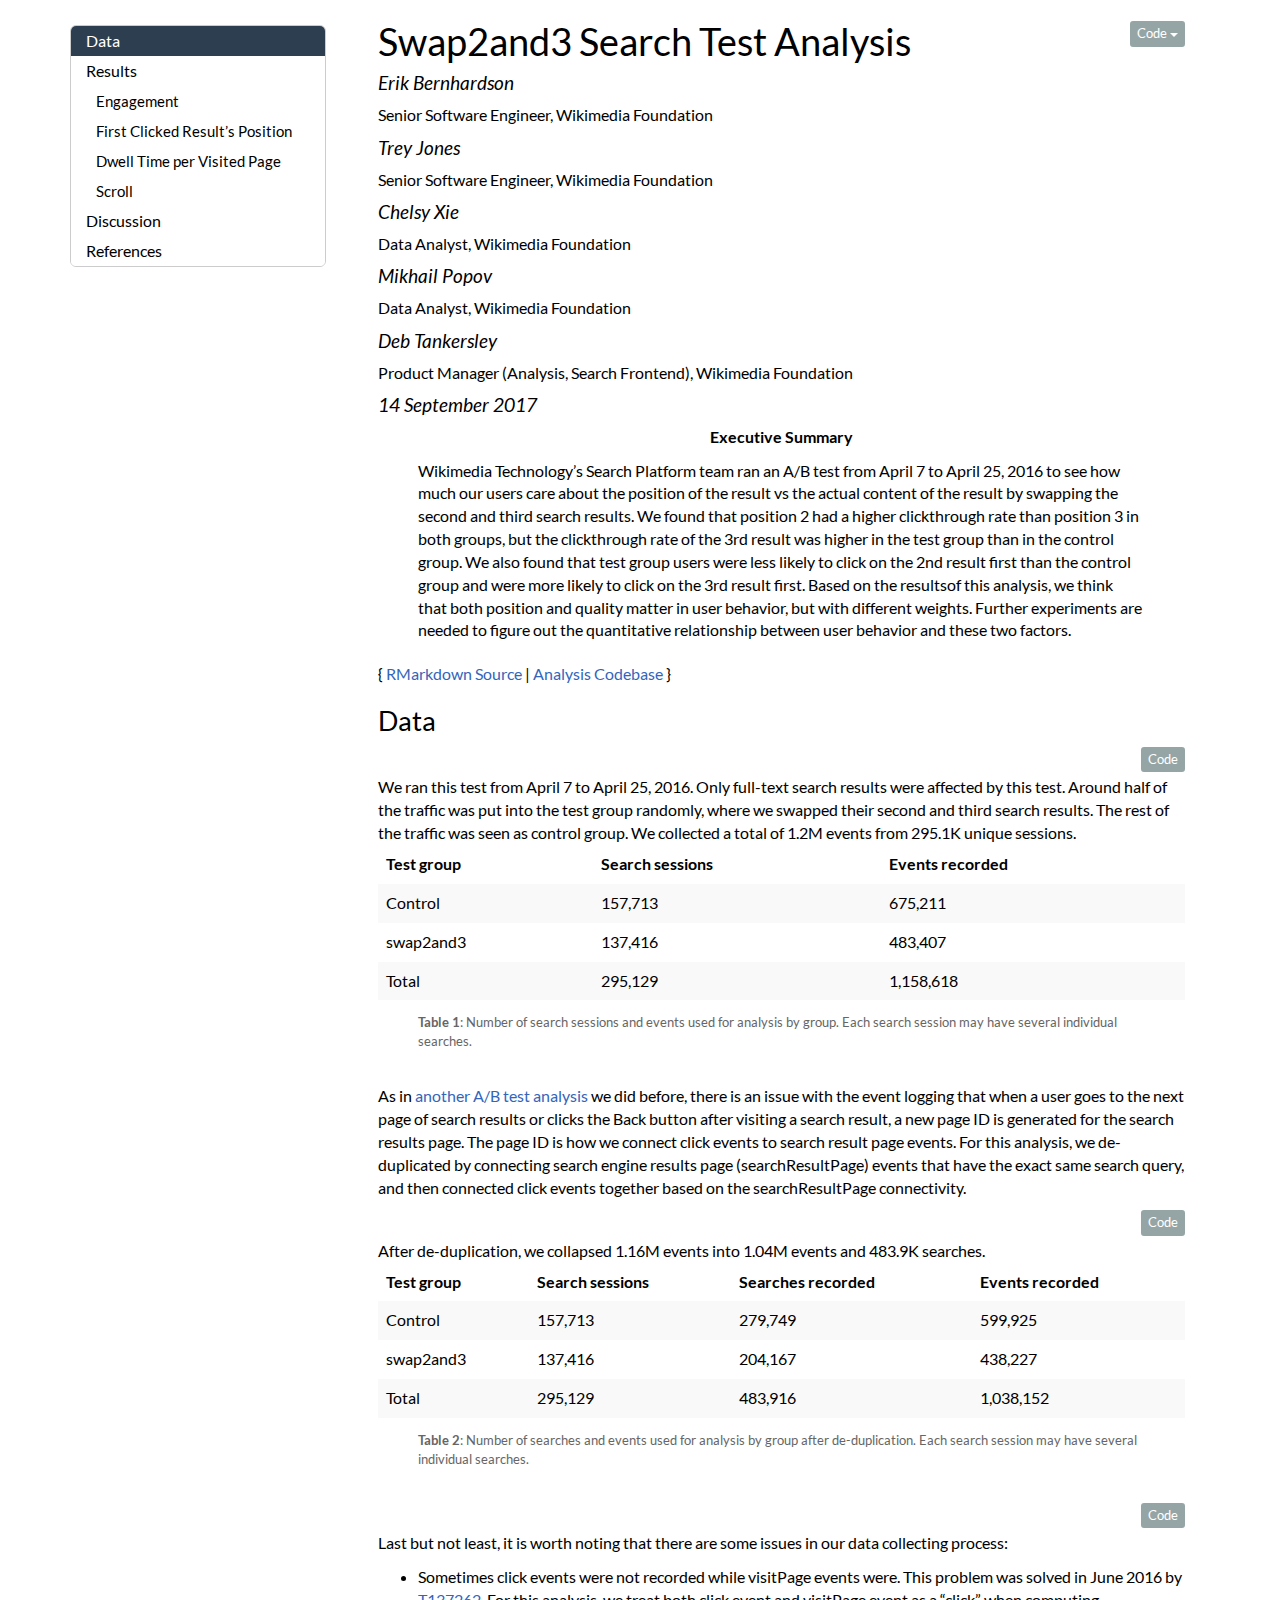
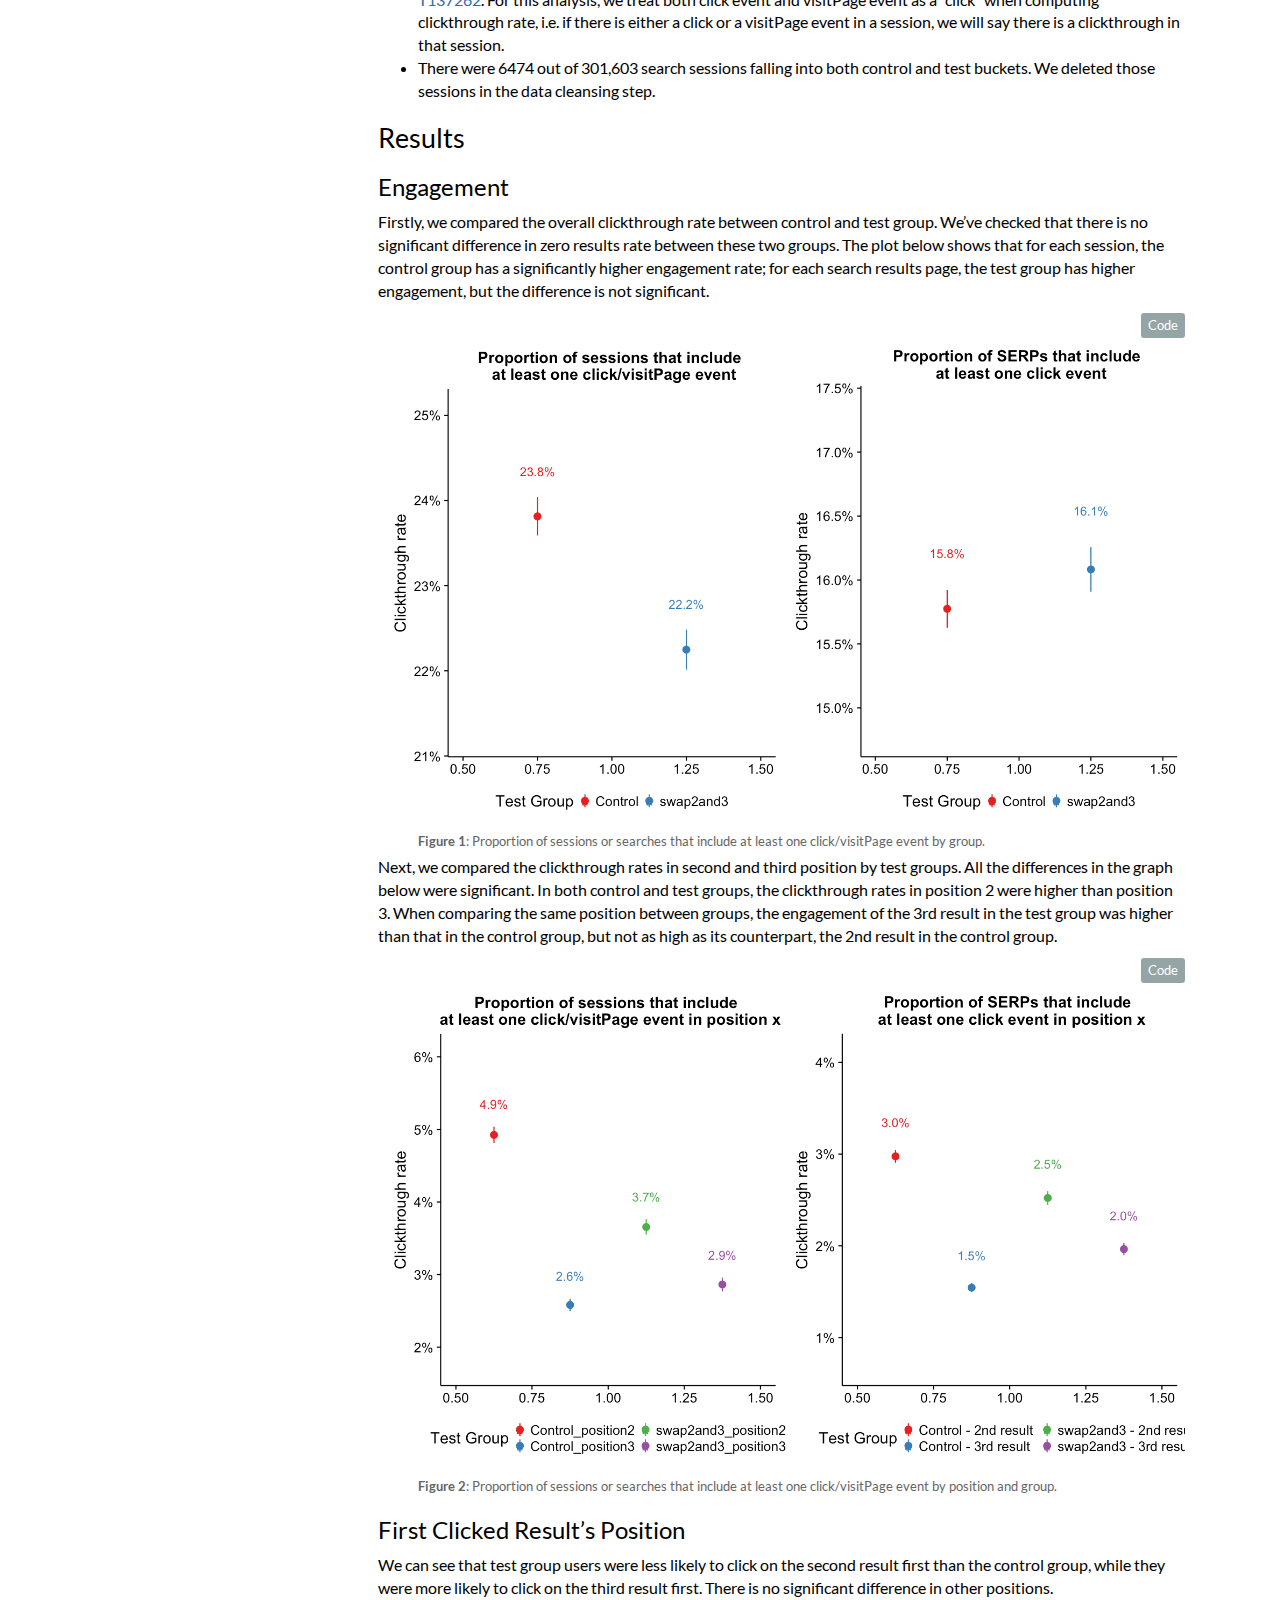
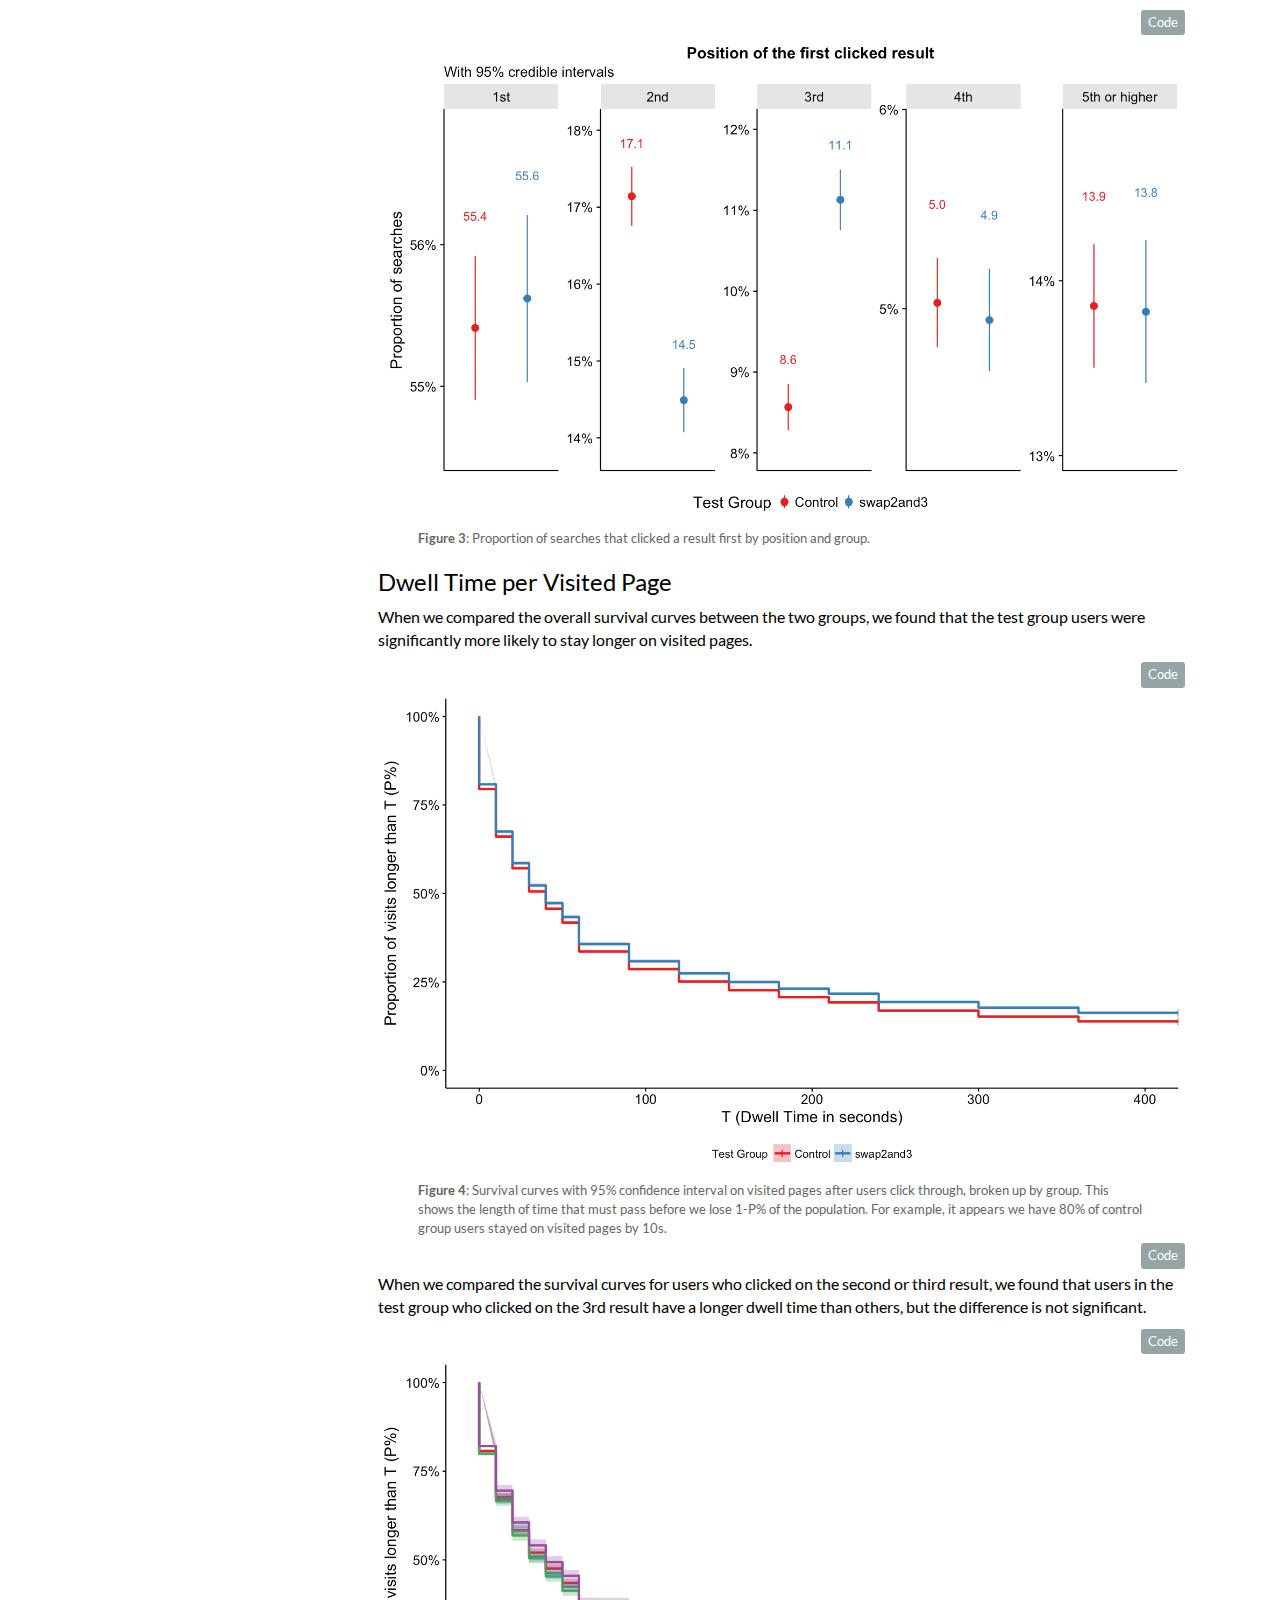
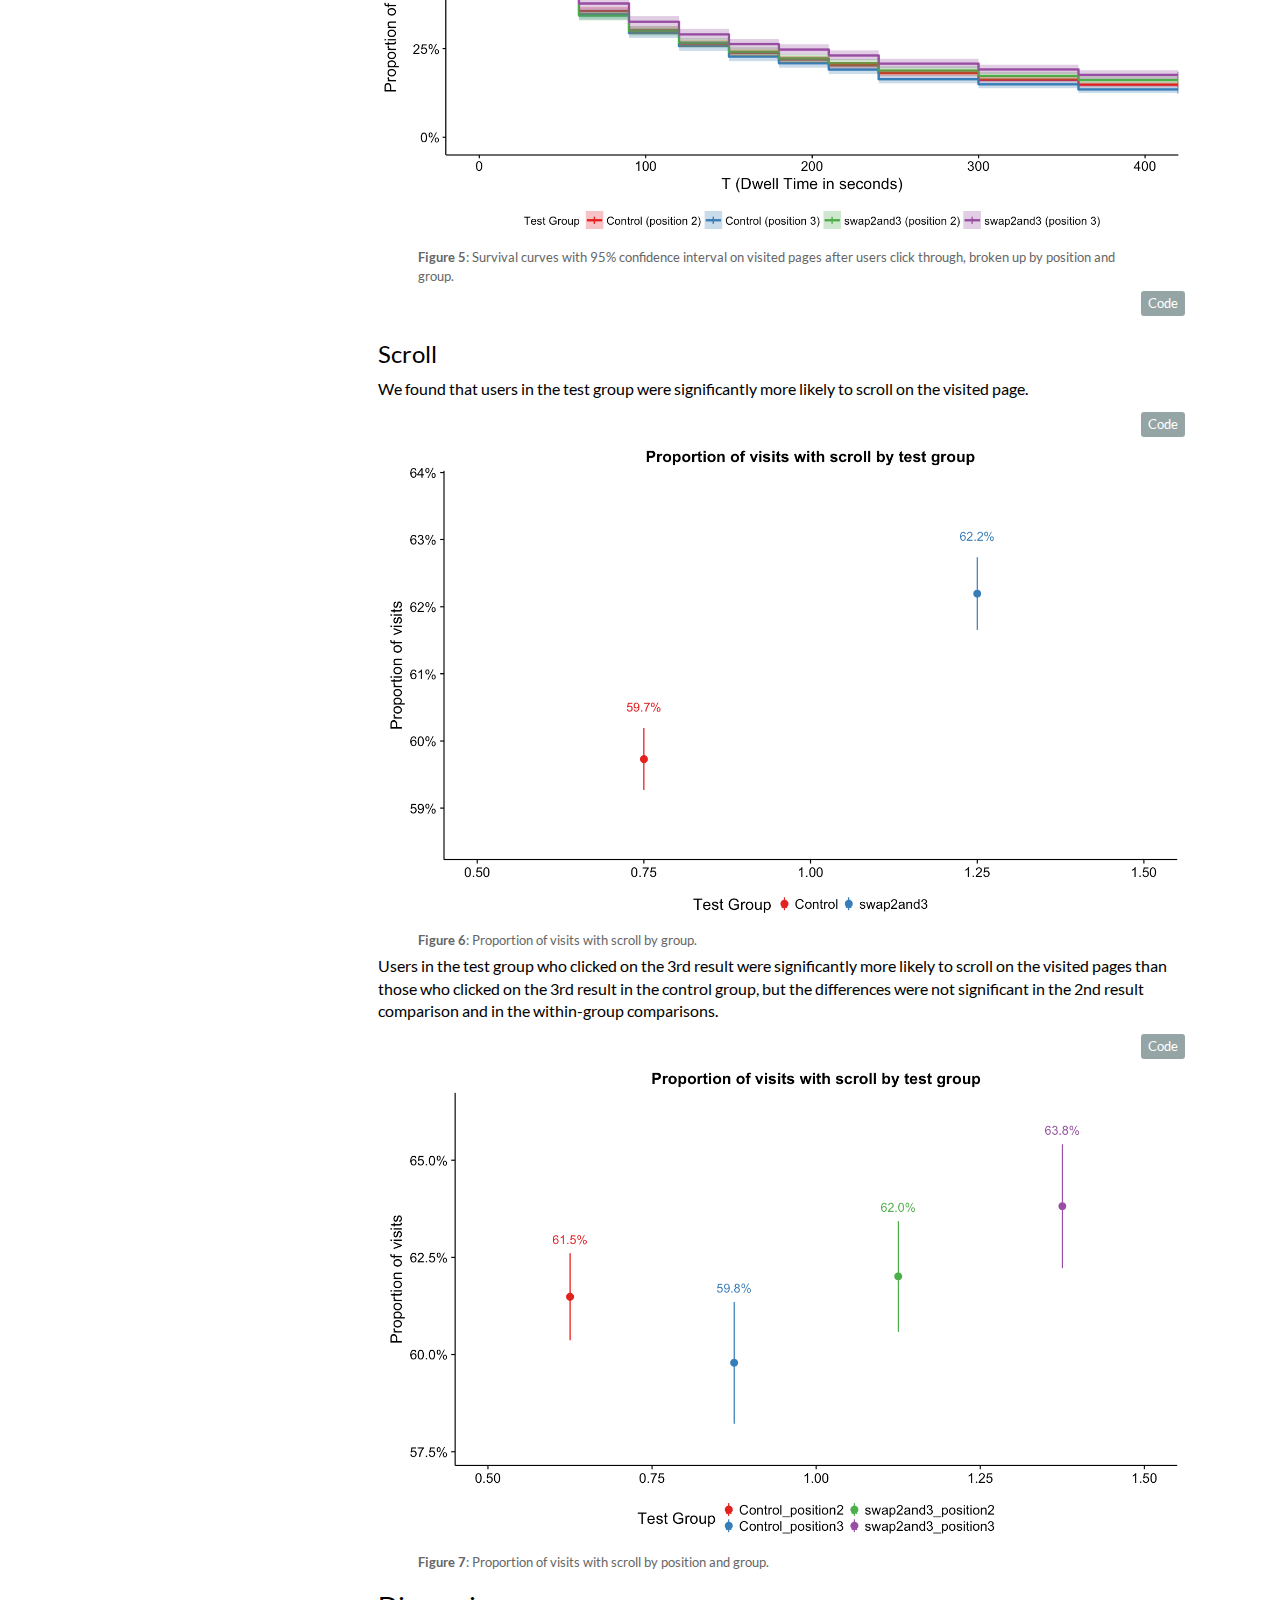
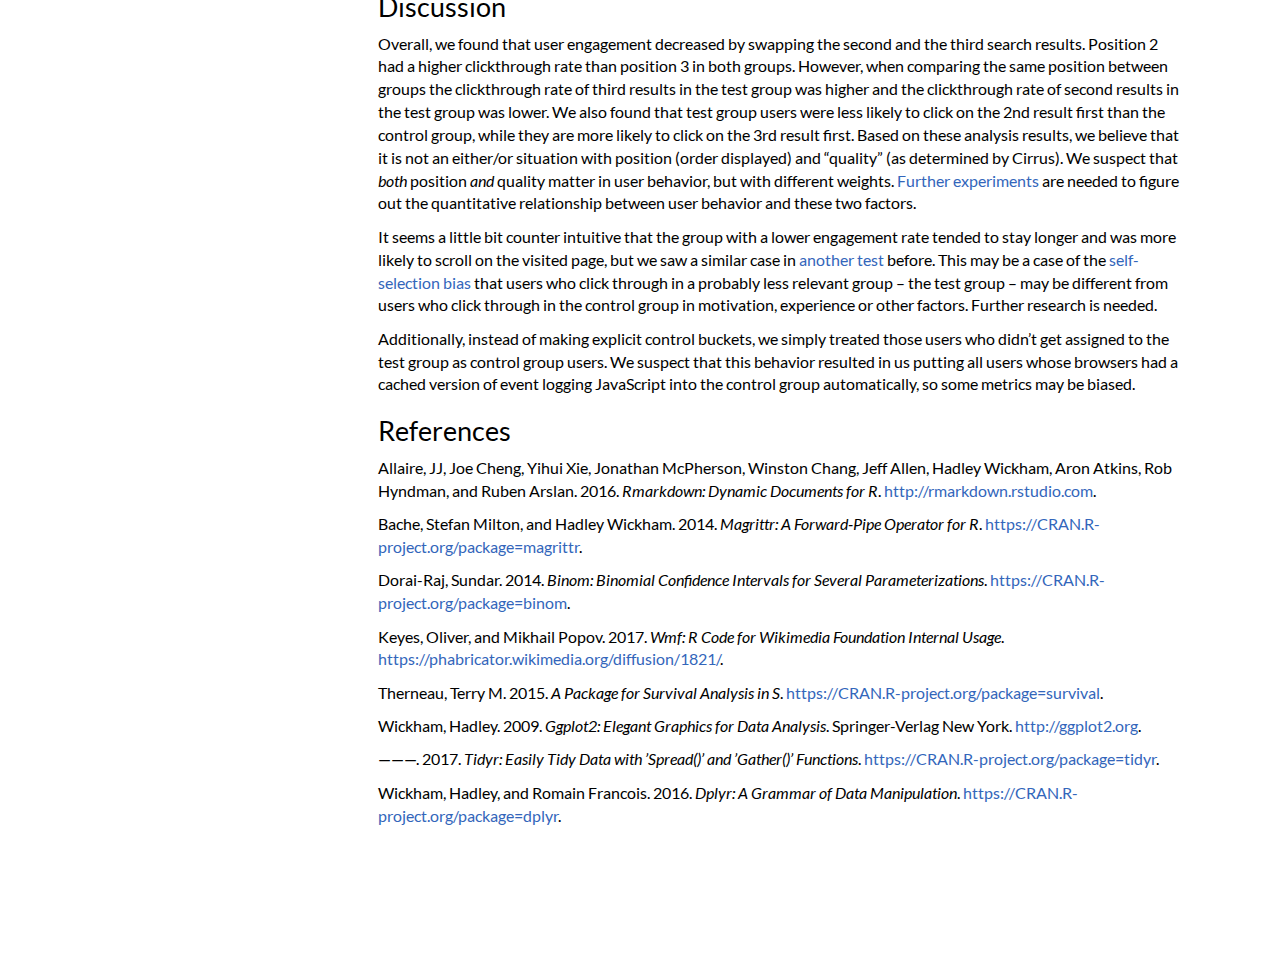
<file: docs/index.html>
<!DOCTYPE html>

<html xmlns="http://www.w3.org/1999/xhtml">

<head>

<meta charset="utf-8" />
<meta http-equiv="Content-Type" content="text/html; charset=utf-8" />
<meta name="generator" content="pandoc" />



<meta name="date" content="2017-09-14" />

<title>Swap2and3 Search Test Analysis</title>

<script src="index_files/jquery-1.11.3/jquery.min.js"></script>
<meta name="viewport" content="width=device-width, initial-scale=1" />
<link href="index_files/bootstrap-3.3.5/css/flatly.min.css" rel="stylesheet" />
<script src="index_files/bootstrap-3.3.5/js/bootstrap.min.js"></script>
<script src="index_files/bootstrap-3.3.5/shim/html5shiv.min.js"></script>
<script src="index_files/bootstrap-3.3.5/shim/respond.min.js"></script>
<script src="index_files/jqueryui-1.11.4/jquery-ui.min.js"></script>
<link href="index_files/tocify-1.9.1/jquery.tocify.css" rel="stylesheet" />
<script src="index_files/tocify-1.9.1/jquery.tocify.js"></script>
<script src="index_files/navigation-1.1/tabsets.js"></script>
<script src="index_files/navigation-1.1/codefolding.js"></script>


<style type="text/css">code{white-space: pre;}</style>
<style type="text/css">
div.sourceCode { overflow-x: auto; }
table.sourceCode, tr.sourceCode, td.lineNumbers, td.sourceCode {
  margin: 0; padding: 0; vertical-align: baseline; border: none; }
table.sourceCode { width: 100%; line-height: 100%; background-color: #303030; color: #cccccc; }
td.lineNumbers { text-align: right; padding-right: 4px; padding-left: 4px; }
td.sourceCode { padding-left: 5px; }
pre, code { color: #cccccc; background-color: #303030; }
code > span.kw { color: #f0dfaf; } /* Keyword */
code > span.dt { color: #dfdfbf; } /* DataType */
code > span.dv { color: #dcdccc; } /* DecVal */
code > span.bn { color: #dca3a3; } /* BaseN */
code > span.fl { color: #c0bed1; } /* Float */
code > span.ch { color: #dca3a3; } /* Char */
code > span.st { color: #cc9393; } /* String */
code > span.co { color: #7f9f7f; } /* Comment */
code > span.ot { color: #efef8f; } /* Other */
code > span.al { color: #ffcfaf; } /* Alert */
code > span.fu { color: #efef8f; } /* Function */
code > span.er { color: #c3bf9f; } /* Error */
code > span.wa { color: #7f9f7f; font-weight: bold; } /* Warning */
code > span.cn { color: #dca3a3; font-weight: bold; } /* Constant */
code > span.sc { color: #dca3a3; } /* SpecialChar */
code > span.vs { color: #cc9393; } /* VerbatimString */
code > span.ss { color: #cc9393; } /* SpecialString */
code > span.im { } /* Import */
code > span.va { } /* Variable */
code > span.cf { color: #f0dfaf; } /* ControlFlow */
code > span.op { color: #f0efd0; } /* Operator */
code > span.bu { } /* BuiltIn */
code > span.ex { } /* Extension */
code > span.pp { color: #ffcfaf; font-weight: bold; } /* Preprocessor */
code > span.at { } /* Attribute */
code > span.do { color: #7f9f7f; } /* Documentation */
code > span.an { color: #7f9f7f; font-weight: bold; } /* Annotation */
code > span.cv { color: #7f9f7f; font-weight: bold; } /* CommentVar */
code > span.in { color: #7f9f7f; font-weight: bold; } /* Information */
div.sourceCode {
  overflow-x: visible;
}
</style>
<style type="text/css">
  pre:not([class]) {
    background-color: white;
  }
</style>

<style type="text/css">
  p.abstract{
    text-align: center;
    font-weight: bold;
  }
  div.abstract{
    margin: auto;
    width: 90%;
  }
</style>

<style type="text/css">
h1 {
  font-size: 34px;
}
h1.title {
  font-size: 38px;
}
h2 {
  font-size: 30px;
}
h3 {
  font-size: 24px;
}
h4 {
  font-size: 18px;
}
h5 {
  font-size: 16px;
}
h6 {
  font-size: 12px;
}
.table th:not([align]) {
  text-align: left;
}
</style>

<link rel="stylesheet" href="style.css" type="text/css" />

</head>

<body>

<style type = "text/css">
.main-container {
  max-width: 940px;
  margin-left: auto;
  margin-right: auto;
}
code {
  color: inherit;
  background-color: rgba(0, 0, 0, 0.04);
}
img {
  max-width:100%;
  height: auto;
}
.tabbed-pane {
  padding-top: 12px;
}
button.code-folding-btn:focus {
  outline: none;
}
</style>



<div class="container-fluid main-container">

<!-- tabsets -->
<script>
$(document).ready(function () {
  window.buildTabsets("TOC");
});
</script>

<!-- code folding -->
<style type="text/css">
.code-folding-btn { margin-bottom: 4px; }
</style>
<script>
$(document).ready(function () {
  window.initializeCodeFolding("hide" === "show");
});
</script>




<script>
$(document).ready(function ()  {

    // move toc-ignore selectors from section div to header
    $('div.section.toc-ignore')
        .removeClass('toc-ignore')
        .children('h1,h2,h3,h4,h5').addClass('toc-ignore');

    // establish options
    var options = {
      selectors: "h1,h2,h3,h4",
      theme: "bootstrap3",
      context: '.toc-content',
      hashGenerator: function (text) {
        return text.replace(/[.\\/?&!#<>]/g, '').replace(/\s/g, '_').toLowerCase();
      },
      ignoreSelector: ".toc-ignore",
      scrollTo: 0
    };
    options.showAndHide = false;
    options.smoothScroll = true;

    // tocify
    var toc = $("#TOC").tocify(options).data("toc-tocify");
});
</script>

<style type="text/css">

#TOC {
  margin: 25px 0px 20px 0px;
}
@media (max-width: 768px) {
#TOC {
  position: relative;
  width: 100%;
}
}


.toc-content {
  padding-left: 30px;
  padding-right: 40px;
}

div.main-container {
  max-width: 1200px;
}

div.tocify {
  width: 20%;
  max-width: 260px;
  max-height: 85%;
}

@media (min-width: 768px) and (max-width: 991px) {
  div.tocify {
    width: 25%;
  }
}

@media (max-width: 767px) {
  div.tocify {
    width: 100%;
    max-width: none;
  }
}

.tocify ul, .tocify li {
  line-height: 20px;
}

.tocify-subheader .tocify-item {
  font-size: 0.90em;
  padding-left: 25px;
  text-indent: 0;
}

.tocify .list-group-item {
  border-radius: 0px;
}

.tocify-subheader {
  display: inline;
}
.tocify-subheader .tocify-item {
  font-size: 0.95em;
}

</style>

<!-- setup 3col/9col grid for toc_float and main content  -->
<div class="row-fluid">
<div class="col-xs-12 col-sm-4 col-md-3">
<div id="TOC" class="tocify">
</div>
</div>

<div class="toc-content col-xs-12 col-sm-8 col-md-9">




<div class="fluid-row" id="header">

<div class="btn-group pull-right">
<button type="button" class="btn btn-default btn-xs dropdown-toggle" data-toggle="dropdown" aria-haspopup="true" aria-expanded="false"><span>Code</span> <span class="caret"></span></button>
<ul class="dropdown-menu" style="min-width: 50px;">
<li><a id="rmd-show-all-code" href="#">Show All Code</a></li>
<li><a id="rmd-hide-all-code" href="#">Hide All Code</a></li>
</ul>
</div>



<h1 class="title toc-ignore">Swap2and3 Search Test Analysis</h1>
<h4 class="author"><em>Erik Bernhardson</em></h4>
<address class="author_afil">
Senior Software Engineer, Wikimedia Foundation<br><h4 class="author"><em>Trey Jones</em></h4>
<address class="author_afil">
Senior Software Engineer, Wikimedia Foundation<br><h4 class="author"><em>Chelsy Xie</em></h4>
<address class="author_afil">
Data Analyst, Wikimedia Foundation<br><h4 class="author"><em>Mikhail Popov</em></h4>
<address class="author_afil">
Data Analyst, Wikimedia Foundation<br><h4 class="author"><em>Deb Tankersley</em></h4>
<address class="author_afil">
Product Manager (Analysis, Search Frontend), Wikimedia Foundation<br><h4 class="date"><em>14 September 2017</em></h4>
<div class="abstract">
<p class="abstract">Abstract</p>
<p>Wikimedia Technology’s Search Platform team ran an A/B test from April 7 to April 25, 2016 to see how much our users care about the position of the result vs the actual content of the result by swapping the second and third search results. We found that position 2 had a higher clickthrough rate than position 3 in both groups, but the clickthrough rate of the 3rd result was higher in the test group than in the control group. We also found that test group users were less likely to click on the 2nd result first than the control group and were more likely to click on the 3rd result first. Based on the resultsof this analysis, we think that both position and quality matter in user behavior, but with different weights. Further experiments are needed to figure out the quantitative relationship between user behavior and these two factors.</p>
</div>

</div>


<script type="text/javascript">
$(function() {
  /* Lets the user click on the images to view them in full resolution. */
  $("div.figure img").wrap(function() {
    var link = $('<a/>');
    link.attr('href', $(this).attr('src'));
    link.attr('title', $(this).attr('alt'));
    link.attr('target', '_blank');
    return link;
  });
  $("p.abstract").text("Executive Summary");
  $("div#wmf").wrap('<a href="https://wikimediafoundation.org/" />');
});
</script>
<p>
{ <a href="https://github.com/wikimedia-research/Discovery-Search-Test-Swap2and3/blob/master/docs/index.Rmd">RMarkdown Source</a> | <a href="https://github.com/wikimedia-research/Discovery-Search-Test-Swap2and3">Analysis Codebase</a> }
</p>
<div id="data" class="section level1">
<h1>Data</h1>
<div class="sourceCode"><pre class="sourceCode r"><code class="sourceCode r">data1 &lt;-<span class="st"> </span>data1 <span class="op">%&gt;%</span><span class="st"> </span><span class="kw">filter</span>(
  (event_action <span class="op">==</span><span class="st"> &#39;searchResultPage&#39;</span> <span class="op">&amp;</span><span class="st"> </span><span class="op">!</span><span class="kw">is.na</span>(event_hitsReturned)) <span class="op">|</span>
<span class="st">  </span>(event_action <span class="op">==</span><span class="st"> &#39;click&#39;</span> <span class="op">&amp;</span><span class="st"> </span><span class="op">!</span><span class="kw">is.na</span>(event_position) <span class="op">&amp;</span><span class="st"> </span>event_position <span class="op">&gt;</span><span class="st"> </span><span class="op">-</span><span class="dv">1</span>) <span class="op">|</span>
<span class="st">  </span>(event_action <span class="op">==</span><span class="st"> &#39;visitPage&#39;</span> <span class="op">&amp;</span><span class="st"> </span><span class="op">!</span><span class="kw">is.na</span>(event_pageViewId)) <span class="op">|</span>
<span class="st">  </span>(event_action <span class="op">==</span><span class="st"> &#39;checkin&#39;</span> <span class="op">&amp;</span><span class="st"> </span><span class="op">!</span><span class="kw">is.na</span>(event_checkin) <span class="op">&amp;</span><span class="st"> </span><span class="op">!</span><span class="kw">is.na</span>(event_pageViewId))
)
data1<span class="op">$</span>event_subTest[<span class="kw">is.na</span>(data1<span class="op">$</span>event_subTest)] &lt;-<span class="st"> &quot;Control&quot;</span>
data1 &lt;-<span class="st"> </span>data1[<span class="op">!</span><span class="kw">duplicated</span>(data1<span class="op">$</span>id), ]
data1<span class="op">$</span>date &lt;-<span class="st"> </span>lubridate<span class="op">::</span><span class="kw">ymd</span>(<span class="kw">substr</span>(data1<span class="op">$</span>timestamp, <span class="dv">1</span>,<span class="dv">8</span>))
data1 &lt;-<span class="st"> </span>data1 <span class="op">%&gt;%</span>
<span class="st">  </span><span class="kw">group_by</span>(date, event_subTest, event_mwSessionId, event_searchSessionId) <span class="op">%&gt;%</span>
<span class="st">  </span><span class="kw">filter</span>(<span class="st">&quot;searchResultPage&quot;</span> <span class="op">%in%</span><span class="st"> </span>event_action) <span class="op">%&gt;%</span>
<span class="st">  </span>ungroup <span class="op">%&gt;%</span><span class="st"> </span><span class="kw">as.data.frame</span>() <span class="co"># remove search_id without SERP asscociated</span>
## 6474 out of 301603 search sessions fall into both control and test group... Delete those sessions
temp &lt;-<span class="st"> </span>data1 <span class="op">%&gt;%</span><span class="st"> </span><span class="kw">group_by</span>(event_searchSessionId) <span class="op">%&gt;%</span><span class="st"> </span><span class="kw">summarise</span>(<span class="dt">count=</span><span class="kw">length</span>(<span class="kw">unique</span>(event_subTest)))
data1 &lt;-<span class="st"> </span>data1[data1<span class="op">$</span>event_searchSessionId <span class="op">%in%</span><span class="st"> </span>temp<span class="op">$</span>event_searchSessionId[temp<span class="op">$</span>count<span class="op">==</span><span class="dv">1</span>], ]; <span class="kw">rm</span>(temp)</code></pre></div>
We ran this test from April 7 to April 25, 2016. Only full-text search results were affected by this test. Around half of the traffic was put into the test group randomly, where we swapped their second and third search results. The rest of the traffic was seen as control group. We collected a total of 1.2M events from 295.1K unique sessions.
<?xml version="1.0" encoding="UTF-8"?>
<table class="table table-striped table-hover" style="margin-left: auto; margin-right: auto;">
<caption>
<strong>Table 1</strong>: Number of search sessions and events used for analysis by group. Each search session may have several individual searches.
</caption>
<thead>
<tr>
<th style="text-align:left;">
Test group
</th>
<th style="text-align:left;">
Search sessions
</th>
<th style="text-align:left;">
Events recorded
</th>
</tr>
</thead>
<tbody>
<tr>
<td style="text-align:left;">
Control
</td>
<td style="text-align:left;">
157,713
</td>
<td style="text-align:left;">
675,211
</td>
</tr>
<tr>
<td style="text-align:left;">
swap2and3
</td>
<td style="text-align:left;">
137,416
</td>
<td style="text-align:left;">
483,407
</td>
</tr>
<tr>
<td style="text-align:left;">
Total
</td>
<td style="text-align:left;">
295,129
</td>
<td style="text-align:left;">
1,158,618
</td>
</tr>
</tbody>
</table>
<p>As in <a href="https://wikimedia-research.github.io/Discovery-Search-Test-BM25/#serp_de-duplication">another A/B test analysis</a> we did before, there is an issue with the event logging that when a user goes to the next page of search results or clicks the Back button after visiting a search result, a new page ID is generated for the search results page. The page ID is how we connect click events to search result page events. For this analysis, we de-duplicated by connecting search engine results page (searchResultPage) events that have the exact same search query, and then connected click events together based on the searchResultPage connectivity.</p>
<div class="sourceCode"><pre class="sourceCode r"><code class="sourceCode r"><span class="co"># De-duplication</span>
temp &lt;-<span class="st"> </span>data1 <span class="op">%&gt;%</span>
<span class="st">  </span><span class="kw">filter</span>(event_action <span class="op">==</span><span class="st"> &quot;searchResultPage&quot;</span>) <span class="op">%&gt;%</span>
<span class="st">  </span><span class="kw">group_by</span>(event_mwSessionId, event_searchSessionId, event_query) <span class="op">%&gt;%</span>
<span class="st">  </span><span class="kw">mutate</span>(<span class="dt">new_page_id =</span> <span class="kw">min</span>(event_pageViewId)) <span class="op">%&gt;%</span>
<span class="st">  </span>ungroup <span class="op">%&gt;%</span>
<span class="st">  </span><span class="kw">select</span>(<span class="kw">c</span>(event_pageViewId, new_page_id)) <span class="op">%&gt;%</span>
<span class="st">  </span>distinct
data1 &lt;-<span class="st"> </span><span class="kw">left_join</span>(data1, temp, <span class="dt">by =</span> <span class="st">&quot;event_pageViewId&quot;</span>); <span class="kw">rm</span>(temp)
data1<span class="op">$</span>new_page_id[<span class="kw">is.na</span>(data1<span class="op">$</span>new_page_id)] &lt;-<span class="st"> </span>data1<span class="op">$</span>event_pageViewId[<span class="kw">is.na</span>(data1<span class="op">$</span>new_page_id)] 
temp &lt;-<span class="st"> </span>data1 <span class="op">%&gt;%</span>
<span class="st">  </span><span class="kw">filter</span>(event_action <span class="op">==</span><span class="st"> &quot;searchResultPage&quot;</span>) <span class="op">%&gt;%</span>
<span class="st">  </span><span class="kw">arrange</span>(new_page_id, timestamp) <span class="op">%&gt;%</span>
<span class="st">  </span><span class="kw">mutate</span>(<span class="dt">dupe =</span> <span class="kw">duplicated</span>(new_page_id, <span class="dt">fromLast =</span> <span class="ot">FALSE</span>)) <span class="op">%&gt;%</span>
<span class="st">  </span><span class="kw">select</span>(<span class="kw">c</span>(id, dupe))
data1 &lt;-<span class="st"> </span><span class="kw">left_join</span>(data1, temp, <span class="dt">by =</span> <span class="st">&quot;id&quot;</span>); <span class="kw">rm</span>(temp)
data1<span class="op">$</span>dupe[data1<span class="op">$</span>event_action <span class="op">!=</span><span class="st"> &quot;searchResultPage&quot;</span>] &lt;-<span class="st"> </span><span class="ot">FALSE</span>
data1 &lt;-<span class="st"> </span>data1[<span class="op">!</span>data1<span class="op">$</span>dupe <span class="op">&amp;</span><span class="st"> </span><span class="op">!</span><span class="kw">is.na</span>(data1<span class="op">$</span>new_page_id), ] <span class="op">%&gt;%</span>
<span class="st">  </span><span class="kw">select</span>(<span class="op">-</span><span class="kw">c</span>(event_pageViewId, dupe)) <span class="op">%&gt;%</span>
<span class="st">  </span><span class="kw">rename</span>(<span class="dt">page_id =</span> new_page_id) <span class="op">%&gt;%</span>
<span class="st">  </span><span class="kw">arrange</span>(date, event_mwSessionId, event_searchSessionId, page_id, <span class="kw">desc</span>(event_action), timestamp)
<span class="co"># Summarize on a page-by-page basis for each SERP:</span>
searches &lt;-<span class="st"> </span>data1 <span class="op">%&gt;%</span>
<span class="st">  </span><span class="kw">group_by</span>(<span class="st">`</span><span class="dt">test group</span><span class="st">`</span> =<span class="st"> </span>event_subTest, event_mwSessionId, event_searchSessionId, page_id) <span class="op">%&gt;%</span>
<span class="st">  </span><span class="kw">filter</span>(<span class="st">&quot;searchResultPage&quot;</span> <span class="op">%in%</span><span class="st"> </span>event_action) <span class="op">%&gt;%</span><span class="st"> </span><span class="co"># keep only searchResultPage and click</span>
<span class="st">  </span><span class="kw">summarize</span>(<span class="dt">timestamp =</span> timestamp[<span class="dv">1</span>], 
            <span class="dt">results =</span> <span class="kw">ifelse</span>(event_hitsReturned[<span class="dv">1</span>] <span class="op">&gt;</span><span class="st"> </span><span class="dv">0</span>, <span class="st">&quot;some&quot;</span>, <span class="st">&quot;zero&quot;</span>),
            <span class="dt">clickthrough =</span> <span class="st">&quot;click&quot;</span> <span class="op">%in%</span><span class="st"> </span>event_action,
            <span class="st">`</span><span class="dt">no. results clicked</span><span class="st">`</span> =<span class="st"> </span><span class="kw">length</span>(<span class="kw">unique</span>(event_position))<span class="op">-</span><span class="dv">1</span>,
            <span class="st">`</span><span class="dt">first clicked result&#39;s position</span><span class="st">`</span> =<span class="st"> </span><span class="kw">ifelse</span>(clickthrough, <span class="kw">na.omit</span>(event_position)[<span class="dv">1</span>][<span class="dv">1</span>], <span class="ot">NA</span>), <span class="co">#There are some search with click, but position is NA</span>
            <span class="st">`</span><span class="dt">Clicked on position 2</span><span class="st">`</span> =<span class="st"> </span><span class="dv">2</span> <span class="op">%in%</span><span class="st"> </span>event_position,
            <span class="st">`</span><span class="dt">Clicked on position 3</span><span class="st">`</span> =<span class="st"> </span><span class="dv">3</span> <span class="op">%in%</span><span class="st"> </span>event_position
            ) <span class="op">%&gt;%</span>
<span class="st">  </span><span class="kw">arrange</span>(timestamp)</code></pre></div>
After de-duplication, we collapsed 1.16M events into 1.04M events and 483.9K searches.
<?xml version="1.0" encoding="UTF-8"?>
<table class="table table-striped table-hover" style="margin-left: auto; margin-right: auto;">
<caption>
<strong>Table 2</strong>: Number of searches and events used for analysis by group after de-duplication. Each search session may have several individual searches.
</caption>
<thead>
<tr>
<th style="text-align:left;">
Test group
</th>
<th style="text-align:left;">
Search sessions
</th>
<th style="text-align:left;">
Searches recorded
</th>
<th style="text-align:left;">
Events recorded
</th>
</tr>
</thead>
<tbody>
<tr>
<td style="text-align:left;">
Control
</td>
<td style="text-align:left;">
157,713
</td>
<td style="text-align:left;">
279,749
</td>
<td style="text-align:left;">
599,925
</td>
</tr>
<tr>
<td style="text-align:left;">
swap2and3
</td>
<td style="text-align:left;">
137,416
</td>
<td style="text-align:left;">
204,167
</td>
<td style="text-align:left;">
438,227
</td>
</tr>
<tr>
<td style="text-align:left;">
Total
</td>
<td style="text-align:left;">
295,129
</td>
<td style="text-align:left;">
483,916
</td>
<td style="text-align:left;">
1,038,152
</td>
</tr>
</tbody>
</table>
<div class="sourceCode"><pre class="sourceCode r"><code class="sourceCode r"><span class="co"># Summarize on a page-by-page basis for each visitPage:</span>
clickedResults &lt;-<span class="st"> </span>data1 <span class="op">%&gt;%</span>
<span class="st">  </span><span class="kw">group_by</span>(<span class="dt">test_group =</span> event_subTest, event_mwSessionId, event_searchSessionId, page_id) <span class="op">%&gt;%</span>
<span class="st">  </span><span class="kw">filter</span>(<span class="st">&quot;visitPage&quot;</span> <span class="op">%in%</span><span class="st"> </span>event_action) <span class="op">%&gt;%</span><span class="st"> </span><span class="co">#only checkin and visitPage action</span>
<span class="st">  </span><span class="kw">summarize</span>(<span class="dt">timestamp =</span> timestamp[<span class="dv">1</span>], 
            <span class="dt">position =</span> <span class="kw">na.omit</span>(event_position)[<span class="dv">1</span>][<span class="dv">1</span>],
            <span class="dt">dwell_time=</span><span class="kw">ifelse</span>(<span class="st">&quot;checkin&quot;</span> <span class="op">%in%</span><span class="st"> </span>event_action, <span class="kw">max</span>(event_checkin, <span class="dt">na.rm=</span>T), <span class="dv">0</span>),
            <span class="dt">scroll=</span><span class="kw">sum</span>(event_scroll)<span class="op">&gt;</span><span class="dv">0</span>) <span class="op">%&gt;%</span>
<span class="st">  </span><span class="kw">arrange</span>(timestamp)
clickedResults<span class="op">$</span>dwell_time[<span class="kw">is.na</span>(clickedResults<span class="op">$</span>dwell_time)] &lt;-<span class="st"> </span><span class="dv">0</span>
<span class="co"># 74148 clickedResults</span>
clickedResults<span class="op">$</span>status &lt;-<span class="st"> </span><span class="kw">ifelse</span>(clickedResults<span class="op">$</span>dwell_time<span class="op">==</span><span class="st">&quot;420&quot;</span>, <span class="dv">1</span>, <span class="dv">2</span>)</code></pre></div>
<p>Last but not least, it is worth noting that there are some issues in our data collecting process:</p>
<ul>
<li>Sometimes click events were not recorded while visitPage events were. This problem was solved in June 2016 by <a href="https://phabricator.wikimedia.org/T137262">T137262</a>. For this analysis, we treat both click event and visitPage event as a “click” when computing clickthrough rate, i.e. if there is either a click or a visitPage event in a session, we will say there is a clickthrough in that session.</li>
<li>There were 6474 out of 301,603 search sessions falling into both control and test buckets. We deleted those sessions in the data cleansing step.</li>
</ul>
</div>
<div id="results" class="section level1">
<h1>Results</h1>
<div id="engagement" class="section level2">
<h2>Engagement</h2>
<p>Firstly, we compared the overall clickthrough rate between control and test group. We’ve checked that there is no significant difference in zero results rate between these two groups. The plot below shows that for each session, the control group has a significantly higher engagement rate; for each search results page, the test group has higher engagement, but the difference is not significant.</p>
<div class="sourceCode"><pre class="sourceCode r"><code class="sourceCode r"><span class="co"># Compare overall CTR</span>
<span class="co"># per session:</span>
engagement_overall_session &lt;-<span class="st"> </span>data1 <span class="op">%&gt;%</span><span class="st"> </span>
<span class="st">  </span><span class="kw">group_by</span>(event_subTest, event_searchSessionId) <span class="op">%&gt;%</span>
<span class="st">  </span><span class="kw">summarise</span>(<span class="dt">clickthrough =</span> <span class="st">&quot;click&quot;</span> <span class="op">%in%</span><span class="st"> </span>event_action<span class="op">|</span><span class="st">&quot;visitPage&quot;</span> <span class="op">%in%</span><span class="st"> </span>event_action, <span class="dt">results =</span> <span class="kw">sum</span>(event_hitsReturned, <span class="dt">na.rm=</span><span class="ot">TRUE</span>) <span class="op">&gt;</span><span class="st"> </span><span class="dv">0</span>) <span class="op">%&gt;%</span>
<span class="st">  </span><span class="kw">filter</span>(results <span class="op">==</span><span class="st"> </span><span class="ot">TRUE</span>) <span class="op">%&gt;%</span>
<span class="st">  </span><span class="kw">group_by</span>(event_subTest) <span class="op">%&gt;%</span>
<span class="st">  </span><span class="kw">summarise</span>(<span class="dt">clicks =</span> <span class="kw">sum</span>(clickthrough), <span class="dt">session =</span> <span class="kw">n</span>()) <span class="op">%&gt;%</span>
<span class="st">  </span><span class="kw">cbind</span>(binom<span class="op">:::</span><span class="kw">binom.bayes</span>(.<span class="op">$</span>clicks, <span class="dt">n=</span>.<span class="op">$</span>session)[, <span class="kw">c</span>(<span class="st">&quot;mean&quot;</span>, <span class="st">&quot;lower&quot;</span>, <span class="st">&quot;upper&quot;</span>)]) 
  <span class="co">#knitr::kable(engagement_overall_session, format = &quot;markdown&quot;, align = c(&quot;l&quot;, &quot;r&quot;, &quot;r&quot;, &quot;r&quot;, &quot;r&quot;, &quot;r&quot;))</span>

<span class="co"># per SERP:</span>
engagement_overall_serp &lt;-<span class="st"> </span>searches <span class="op">%&gt;%</span>
<span class="st">  </span><span class="kw">filter</span>(results <span class="op">==</span><span class="st"> &quot;some&quot;</span>) <span class="op">%&gt;%</span>
<span class="st">  </span><span class="kw">group_by</span>(<span class="st">`</span><span class="dt">test group</span><span class="st">`</span>) <span class="op">%&gt;%</span>
<span class="st">  </span><span class="kw">summarise</span>(<span class="dt">clicks =</span> <span class="kw">sum</span>(clickthrough), <span class="dt">searches =</span> <span class="kw">n</span>()) <span class="op">%&gt;%</span>
<span class="st">  </span><span class="kw">cbind</span>(binom<span class="op">:::</span><span class="kw">binom.bayes</span>(.<span class="op">$</span>clicks, <span class="dt">n=</span>.<span class="op">$</span>searches, <span class="dt">tol=</span>.Machine<span class="op">$</span>double.eps<span class="op">^</span><span class="fl">0.6</span>)[, <span class="kw">c</span>(<span class="st">&quot;mean&quot;</span>, <span class="st">&quot;lower&quot;</span>, <span class="st">&quot;upper&quot;</span>)])
  <span class="co">#knitr::kable(engagement_overall_serp, format = &quot;markdown&quot;, align = c(&quot;l&quot;, &quot;r&quot;, &quot;r&quot;, &quot;r&quot;, &quot;r&quot;, &quot;r&quot;))</span>

<span class="co"># plot</span>
p_ctr_ses &lt;-<span class="st"> </span>engagement_overall_session <span class="op">%&gt;%</span>
<span class="st">  </span><span class="kw">ggplot</span>(<span class="kw">aes</span>(<span class="dt">x =</span> <span class="dv">1</span>, <span class="dt">y =</span> mean, <span class="dt">color =</span> event_subTest)) <span class="op">+</span>
<span class="st">  </span><span class="kw">geom_pointrange</span>(<span class="kw">aes</span>(<span class="dt">ymin =</span> lower, <span class="dt">ymax =</span> upper), <span class="dt">position =</span> <span class="kw">position_dodge</span>(<span class="dt">width =</span> <span class="dv">1</span>)) <span class="op">+</span>
<span class="st">  </span><span class="kw">scale_color_brewer</span>(<span class="st">&quot;Test Group&quot;</span>, <span class="dt">palette =</span> <span class="st">&quot;Set1&quot;</span>, <span class="dt">guide =</span> <span class="kw">guide_legend</span>(<span class="dt">ncol =</span> <span class="dv">2</span>)) <span class="op">+</span>
<span class="st">  </span><span class="kw">scale_y_continuous</span>(<span class="dt">labels =</span> scales<span class="op">::</span><span class="kw">percent_format</span>(), <span class="dt">expand =</span> <span class="kw">c</span>(<span class="fl">0.01</span>, <span class="fl">0.01</span>)) <span class="op">+</span>
<span class="st">  </span><span class="kw">labs</span>(<span class="dt">x =</span> <span class="ot">NULL</span>, <span class="dt">y =</span> <span class="st">&quot;Clickthrough rate&quot;</span>,
       <span class="dt">title =</span> <span class="st">&quot;Proportion of sessions that include </span><span class="ch">\n</span><span class="st"> at least one click/visitPage event&quot;</span>) <span class="op">+</span>
<span class="st">  </span><span class="kw">geom_text</span>(<span class="kw">aes</span>(<span class="dt">label =</span> <span class="kw">sprintf</span>(<span class="st">&quot;%.1f%%&quot;</span>, <span class="dv">100</span> <span class="op">*</span><span class="st"> </span>mean), <span class="dt">y =</span> upper <span class="op">+</span><span class="st"> </span><span class="fl">0.0025</span>, <span class="dt">vjust =</span> <span class="st">&quot;bottom&quot;</span>),
            <span class="dt">position =</span> <span class="kw">position_dodge</span>(<span class="dt">width =</span> <span class="dv">1</span>)) <span class="op">+</span>
<span class="st">  </span><span class="kw">theme</span>(<span class="dt">legend.position =</span> <span class="st">&quot;bottom&quot;</span>)
p_ctr_serp &lt;-<span class="st"> </span>engagement_overall_serp <span class="op">%&gt;%</span>
<span class="st">  </span><span class="kw">ggplot</span>(<span class="kw">aes</span>(<span class="dt">x =</span> <span class="dv">1</span>, <span class="dt">y =</span> mean, <span class="dt">color =</span> <span class="st">`</span><span class="dt">test group</span><span class="st">`</span>)) <span class="op">+</span>
<span class="st">  </span><span class="kw">geom_pointrange</span>(<span class="kw">aes</span>(<span class="dt">ymin =</span> lower, <span class="dt">ymax =</span> upper), <span class="dt">position =</span> <span class="kw">position_dodge</span>(<span class="dt">width =</span> <span class="dv">1</span>)) <span class="op">+</span>
<span class="st">  </span><span class="kw">scale_color_brewer</span>(<span class="st">&quot;Test Group&quot;</span>, <span class="dt">palette =</span> <span class="st">&quot;Set1&quot;</span>, <span class="dt">guide =</span> <span class="kw">guide_legend</span>(<span class="dt">ncol =</span> <span class="dv">2</span>)) <span class="op">+</span>
<span class="st">  </span><span class="kw">scale_y_continuous</span>(<span class="dt">labels =</span> scales<span class="op">::</span><span class="kw">percent_format</span>(), <span class="dt">expand =</span> <span class="kw">c</span>(<span class="fl">0.01</span>, <span class="fl">0.01</span>)) <span class="op">+</span>
<span class="st">  </span><span class="kw">labs</span>(<span class="dt">x =</span> <span class="ot">NULL</span>, <span class="dt">y =</span> <span class="st">&quot;Clickthrough rate&quot;</span>,
       <span class="dt">title =</span> <span class="st">&quot;Proportion of SERPs that include </span><span class="ch">\n</span><span class="st"> at least one click event&quot;</span>) <span class="op">+</span>
<span class="st">  </span><span class="kw">geom_text</span>(<span class="kw">aes</span>(<span class="dt">label =</span> <span class="kw">sprintf</span>(<span class="st">&quot;%.1f%%&quot;</span>, <span class="dv">100</span> <span class="op">*</span><span class="st"> </span>mean), <span class="dt">y =</span> upper <span class="op">+</span><span class="st"> </span><span class="fl">0.0025</span>, <span class="dt">vjust =</span> <span class="st">&quot;bottom&quot;</span>),
            <span class="dt">position =</span> <span class="kw">position_dodge</span>(<span class="dt">width =</span> <span class="dv">1</span>)) <span class="op">+</span>
<span class="st">  </span><span class="kw">theme</span>(<span class="dt">legend.position =</span> <span class="st">&quot;bottom&quot;</span>)
<span class="kw">plot_grid</span>(p_ctr_ses, p_ctr_serp)</code></pre></div>
<div class="figure">
<img src="index_files/figure-html/engagement_overall-1.png" alt="**Figure 1**: Proportion of sessions or searches that include at least one click/visitPage event by group." width="\textwidth" />
<p class="caption">
<strong>Figure 1</strong>: Proportion of sessions or searches that include at least one click/visitPage event by group.
</p>
</div>
<p>Next, we compared the clickthrough rates in second and third position by test groups. All the differences in the graph below were significant. In both control and test groups, the clickthrough rates in position 2 were higher than position 3. When comparing the same position between groups, the engagement of the 3rd result in the test group was higher than that in the control group, but not as high as its counterpart, the 2nd result in the control group.</p>
<div class="sourceCode"><pre class="sourceCode r"><code class="sourceCode r"><span class="co"># Compare position 2 and 3</span>
<span class="co"># per session, among all nonzero result session:</span>
engagement_2and3_session &lt;-<span class="st"> </span>data1 <span class="op">%&gt;%</span><span class="st"> </span>
<span class="st">  </span><span class="kw">group_by</span>(event_subTest, event_searchSessionId) <span class="op">%&gt;%</span>
<span class="st">  </span><span class="kw">summarise</span>(<span class="dt">clickthrough2 =</span> <span class="dv">2</span> <span class="op">%in%</span><span class="st"> </span>event_position, <span class="dt">clickthrough3 =</span> <span class="dv">3</span> <span class="op">%in%</span><span class="st"> </span>event_position, 
            <span class="dt">clickthrough =</span> <span class="st">&quot;click&quot;</span> <span class="op">%in%</span><span class="st"> </span>event_action<span class="op">|</span><span class="st">&quot;visitPage&quot;</span> <span class="op">%in%</span><span class="st"> </span>event_action, <span class="dt">results =</span> <span class="kw">sum</span>(event_hitsReturned, <span class="dt">na.rm=</span><span class="ot">TRUE</span>) <span class="op">&gt;</span><span class="st"> </span><span class="dv">0</span>) <span class="op">%&gt;%</span>
<span class="st">  </span><span class="kw">filter</span>(results <span class="op">==</span><span class="st"> </span><span class="ot">TRUE</span>) <span class="op">%&gt;%</span>
<span class="st">  </span><span class="kw">group_by</span>(event_subTest) <span class="op">%&gt;%</span>
<span class="st">  </span><span class="kw">summarise</span>(<span class="dt">clicked2 =</span> <span class="kw">sum</span>(clickthrough2), <span class="dt">clicked3 =</span> <span class="kw">sum</span>(clickthrough3), <span class="dt">session =</span> <span class="kw">n</span>()) <span class="op">%&gt;%</span>
<span class="st">  </span><span class="kw">cbind</span>(binom<span class="op">:::</span><span class="kw">binom.bayes</span>(.<span class="op">$</span>clicked2, <span class="dt">n=</span>.<span class="op">$</span>session)[, <span class="kw">c</span>(<span class="st">&quot;mean&quot;</span>, <span class="st">&quot;lower&quot;</span>, <span class="st">&quot;upper&quot;</span>)]) <span class="op">%&gt;%</span>
<span class="st">  </span><span class="kw">rename</span>(<span class="dt">ctr2 =</span> mean, <span class="dt">lower2 =</span> lower, <span class="dt">upper2 =</span> upper) <span class="op">%&gt;%</span>
<span class="st">  </span><span class="kw">cbind</span>(binom<span class="op">:::</span><span class="kw">binom.bayes</span>(.<span class="op">$</span>clicked3, <span class="dt">n=</span>.<span class="op">$</span>session)[, <span class="kw">c</span>(<span class="st">&quot;mean&quot;</span>, <span class="st">&quot;lower&quot;</span>, <span class="st">&quot;upper&quot;</span>)]) <span class="op">%&gt;%</span>
<span class="st">  </span><span class="kw">rename</span>(<span class="dt">ctr3 =</span> mean, <span class="dt">lower3 =</span> lower, <span class="dt">upper3 =</span> upper)
<span class="co"># per SERP, among all nonzero result session:</span>
engagement_2and3_serp &lt;-<span class="st"> </span>searches <span class="op">%&gt;%</span>
<span class="st">  </span><span class="kw">filter</span>(results <span class="op">==</span><span class="st"> &quot;some&quot;</span>) <span class="op">%&gt;%</span>
<span class="st">  </span><span class="kw">group_by</span>(<span class="st">`</span><span class="dt">test group</span><span class="st">`</span>) <span class="op">%&gt;%</span>
<span class="st">  </span><span class="kw">summarise</span>(<span class="dt">clicked2 =</span> <span class="kw">sum</span>(<span class="st">`</span><span class="dt">Clicked on position 2</span><span class="st">`</span>), <span class="dt">clicked3 =</span> <span class="kw">sum</span>(<span class="st">`</span><span class="dt">Clicked on position 3</span><span class="st">`</span>), <span class="dt">searches =</span> <span class="kw">n</span>()) <span class="op">%&gt;%</span>
<span class="st">  </span><span class="kw">cbind</span>(binom<span class="op">:::</span><span class="kw">binom.bayes</span>(.<span class="op">$</span>clicked2, <span class="dt">n=</span>.<span class="op">$</span>searches, <span class="dt">tol=</span>.Machine<span class="op">$</span>double.eps<span class="op">^</span><span class="fl">0.7</span>)[, <span class="kw">c</span>(<span class="st">&quot;mean&quot;</span>, <span class="st">&quot;lower&quot;</span>, <span class="st">&quot;upper&quot;</span>)]) <span class="op">%&gt;%</span>
<span class="st">  </span><span class="kw">rename</span>(<span class="dt">ctr2 =</span> mean, <span class="dt">lower2 =</span> lower, <span class="dt">upper2 =</span> upper) <span class="op">%&gt;%</span>
<span class="st">  </span><span class="kw">cbind</span>(binom<span class="op">:::</span><span class="kw">binom.bayes</span>(.<span class="op">$</span>clicked3, <span class="dt">n=</span>.<span class="op">$</span>searches, <span class="dt">tol=</span>.Machine<span class="op">$</span>double.eps<span class="op">^</span><span class="fl">0.7</span>)[, <span class="kw">c</span>(<span class="st">&quot;mean&quot;</span>, <span class="st">&quot;lower&quot;</span>, <span class="st">&quot;upper&quot;</span>)]) <span class="op">%&gt;%</span>
<span class="st">  </span><span class="kw">rename</span>(<span class="dt">ctr3 =</span> mean, <span class="dt">lower3 =</span> lower, <span class="dt">upper3 =</span> upper)

<span class="co"># plot</span>
p_ctr23_ses &lt;-<span class="st"> </span>engagement_2and3_session[, <span class="kw">c</span>(<span class="st">&quot;ctr2&quot;</span>, <span class="st">&quot;lower2&quot;</span>, <span class="st">&quot;upper2&quot;</span>)] <span class="op">%&gt;%</span>
<span class="st">  </span><span class="kw">rbind</span>(<span class="kw">setNames</span>(engagement_2and3_session[, <span class="kw">c</span>(<span class="st">&quot;ctr3&quot;</span>, <span class="st">&quot;lower3&quot;</span>, <span class="st">&quot;upper3&quot;</span>)], <span class="kw">names</span>(.))) <span class="op">%&gt;%</span>
<span class="st">  </span><span class="kw">mutate</span>(<span class="st">`</span><span class="dt">test group</span><span class="st">`</span> =<span class="st"> </span><span class="kw">c</span>(<span class="st">&quot;Control_position2&quot;</span>, <span class="st">&quot;swap2and3_position2&quot;</span>, <span class="st">&quot;Control_position3&quot;</span>, <span class="st">&quot;swap2and3_position3&quot;</span>)) <span class="op">%&gt;%</span>
<span class="st">  </span><span class="kw">ggplot</span>(<span class="kw">aes</span>(<span class="dt">x =</span> <span class="dv">1</span>, <span class="dt">y =</span> ctr2, <span class="dt">color =</span> <span class="st">`</span><span class="dt">test group</span><span class="st">`</span>)) <span class="op">+</span>
<span class="st">  </span><span class="kw">geom_pointrange</span>(<span class="kw">aes</span>(<span class="dt">ymin =</span> lower2, <span class="dt">ymax =</span> upper2), <span class="dt">position =</span> <span class="kw">position_dodge</span>(<span class="dt">width =</span> <span class="dv">1</span>)) <span class="op">+</span>
<span class="st">  </span><span class="kw">scale_color_brewer</span>(<span class="st">&quot;Test Group&quot;</span>, <span class="dt">palette =</span> <span class="st">&quot;Set1&quot;</span>, <span class="dt">guide =</span> <span class="kw">guide_legend</span>(<span class="dt">ncol =</span> <span class="dv">2</span>)) <span class="op">+</span>
<span class="st">  </span><span class="kw">scale_y_continuous</span>(<span class="dt">labels =</span> scales<span class="op">::</span><span class="kw">percent_format</span>(), <span class="dt">expand =</span> <span class="kw">c</span>(<span class="fl">0.01</span>, <span class="fl">0.01</span>)) <span class="op">+</span>
<span class="st">  </span><span class="kw">labs</span>(<span class="dt">x =</span> <span class="ot">NULL</span>, <span class="dt">y =</span> <span class="st">&quot;Clickthrough rate&quot;</span>,
       <span class="dt">title =</span> <span class="st">&quot;Proportion of sessions that include </span><span class="ch">\n</span><span class="st"> at least one click/visitPage event in position x&quot;</span>) <span class="op">+</span>
<span class="st">  </span><span class="kw">geom_text</span>(<span class="kw">aes</span>(<span class="dt">label =</span> <span class="kw">sprintf</span>(<span class="st">&quot;%.1f%%&quot;</span>, <span class="dv">100</span> <span class="op">*</span><span class="st"> </span>ctr2), <span class="dt">y =</span> upper2 <span class="op">+</span><span class="st"> </span><span class="fl">0.0025</span>, <span class="dt">vjust =</span> <span class="st">&quot;bottom&quot;</span>),
            <span class="dt">position =</span> <span class="kw">position_dodge</span>(<span class="dt">width =</span> <span class="dv">1</span>)) <span class="op">+</span>
<span class="st">  </span><span class="kw">theme</span>(<span class="dt">legend.position =</span> <span class="st">&quot;bottom&quot;</span>)
p_ctr23_serp &lt;-<span class="st"> </span>engagement_2and3_serp[, <span class="kw">c</span>(<span class="st">&quot;ctr2&quot;</span>, <span class="st">&quot;lower2&quot;</span>, <span class="st">&quot;upper2&quot;</span>)] <span class="op">%&gt;%</span>
<span class="st">  </span><span class="kw">rbind</span>(<span class="kw">setNames</span>(engagement_2and3_serp[, <span class="kw">c</span>(<span class="st">&quot;ctr3&quot;</span>, <span class="st">&quot;lower3&quot;</span>, <span class="st">&quot;upper3&quot;</span>)], <span class="kw">names</span>(.))) <span class="op">%&gt;%</span>
<span class="st">  </span><span class="kw">mutate</span>(<span class="st">`</span><span class="dt">test group</span><span class="st">`</span> =<span class="st"> </span><span class="kw">c</span>(<span class="st">&quot;Control - 2nd result&quot;</span>, <span class="st">&quot;swap2and3 - 2nd result&quot;</span>, <span class="st">&quot;Control - 3rd result&quot;</span>, <span class="st">&quot;swap2and3 - 3rd result&quot;</span>)) <span class="op">%&gt;%</span>
<span class="st">  </span><span class="kw">ggplot</span>(<span class="kw">aes</span>(<span class="dt">x =</span> <span class="dv">1</span>, <span class="dt">y =</span> ctr2, <span class="dt">color =</span> <span class="st">`</span><span class="dt">test group</span><span class="st">`</span>)) <span class="op">+</span>
<span class="st">  </span><span class="kw">geom_pointrange</span>(<span class="kw">aes</span>(<span class="dt">ymin =</span> lower2, <span class="dt">ymax =</span> upper2), <span class="dt">position =</span> <span class="kw">position_dodge</span>(<span class="dt">width =</span> <span class="dv">1</span>)) <span class="op">+</span>
<span class="st">  </span><span class="kw">scale_color_brewer</span>(<span class="st">&quot;Test Group&quot;</span>, <span class="dt">palette =</span> <span class="st">&quot;Set1&quot;</span>, <span class="dt">guide =</span> <span class="kw">guide_legend</span>(<span class="dt">ncol =</span> <span class="dv">2</span>)) <span class="op">+</span>
<span class="st">  </span><span class="kw">scale_y_continuous</span>(<span class="dt">labels =</span> scales<span class="op">::</span><span class="kw">percent_format</span>(), <span class="dt">expand =</span> <span class="kw">c</span>(<span class="fl">0.01</span>, <span class="fl">0.01</span>)) <span class="op">+</span>
<span class="st">  </span><span class="kw">labs</span>(<span class="dt">x =</span> <span class="ot">NULL</span>, <span class="dt">y =</span> <span class="st">&quot;Clickthrough rate&quot;</span>,
       <span class="dt">title =</span> <span class="st">&quot;Proportion of SERPs that include </span><span class="ch">\n</span><span class="st"> at least one click event in position x&quot;</span>) <span class="op">+</span>
<span class="st">  </span><span class="kw">geom_text</span>(<span class="kw">aes</span>(<span class="dt">label =</span> <span class="kw">sprintf</span>(<span class="st">&quot;%.1f%%&quot;</span>, <span class="dv">100</span> <span class="op">*</span><span class="st"> </span>ctr2), <span class="dt">y =</span> upper2 <span class="op">+</span><span class="st"> </span><span class="fl">0.0025</span>, <span class="dt">vjust =</span> <span class="st">&quot;bottom&quot;</span>),
            <span class="dt">position =</span> <span class="kw">position_dodge</span>(<span class="dt">width =</span> <span class="dv">1</span>)) <span class="op">+</span>
<span class="st">  </span><span class="kw">theme</span>(<span class="dt">legend.position =</span> <span class="st">&quot;bottom&quot;</span>)
<span class="kw">par</span>(<span class="dt">mar=</span><span class="kw">c</span>(<span class="dv">1</span>,<span class="dv">1</span>,<span class="dv">1</span>,<span class="dv">1</span>), <span class="dt">oma=</span><span class="kw">c</span>(<span class="dv">1</span>,<span class="dv">1</span>,<span class="dv">1</span>,<span class="dv">1</span>))
<span class="kw">plot_grid</span>(p_ctr23_ses, p_ctr23_serp)</code></pre></div>
<div class="figure">
<img src="index_files/figure-html/engagement_2and3-1.png" alt="**Figure 2**: Proportion of sessions or searches that include at least one click/visitPage event by position and group." width="\textwidth" />
<p class="caption">
<strong>Figure 2</strong>: Proportion of sessions or searches that include at least one click/visitPage event by position and group.
</p>
</div>
</div>
<div id="first-clicked-results-position" class="section level2">
<h2>First Clicked Result’s Position</h2>
<p>We can see that test group users were less likely to click on the second result first than the control group, while they were more likely to click on the third result first. There is no significant difference in other positions.</p>
<div class="sourceCode"><pre class="sourceCode r"><code class="sourceCode r">safe_ordinals &lt;-<span class="st"> </span><span class="cf">function</span>(x) {
  <span class="kw">return</span>(<span class="kw">vapply</span>(x, toOrdinal<span class="op">::</span>toOrdinal, <span class="st">&quot;&quot;</span>))
}
first_clicked &lt;-<span class="st"> </span>searches <span class="op">%&gt;%</span>
<span class="st">  </span><span class="kw">filter</span>(results <span class="op">==</span><span class="st"> &quot;some&quot;</span> <span class="op">&amp;</span><span class="st"> </span>clickthrough <span class="op">&amp;</span><span class="st"> </span><span class="op">!</span><span class="kw">is.na</span>(<span class="st">`</span><span class="dt">first clicked result&#39;s position</span><span class="st">`</span>)) <span class="op">%&gt;%</span>
<span class="st">  </span><span class="kw">mutate</span>(<span class="st">`</span><span class="dt">first clicked result&#39;s position</span><span class="st">`</span> =<span class="st"> </span><span class="kw">ifelse</span>(<span class="st">`</span><span class="dt">first clicked result&#39;s position</span><span class="st">`</span> <span class="op">&lt;</span><span class="st"> </span><span class="dv">5</span>, <span class="kw">safe_ordinals</span>(<span class="st">`</span><span class="dt">first clicked result&#39;s position</span><span class="st">`</span>), <span class="st">&quot;5th or higher&quot;</span>)) <span class="op">%&gt;%</span>
<span class="st">  </span><span class="kw">group_by</span>(<span class="st">`</span><span class="dt">test group</span><span class="st">`</span>, <span class="st">`</span><span class="dt">first clicked result&#39;s position</span><span class="st">`</span>) <span class="op">%&gt;%</span>
<span class="st">  </span>tally <span class="op">%&gt;%</span>
<span class="st">  </span><span class="kw">mutate</span>(<span class="dt">total =</span> <span class="kw">sum</span>(n), <span class="dt">prop =</span> n<span class="op">/</span>total) <span class="op">%&gt;%</span>
<span class="st">  </span>ungroup
temp &lt;-<span class="st"> </span><span class="kw">as.data.frame</span>(binom<span class="op">:::</span><span class="kw">binom.bayes</span>(first_clicked<span class="op">$</span>n, <span class="dt">n =</span> first_clicked<span class="op">$</span>total)[, <span class="kw">c</span>(<span class="st">&quot;mean&quot;</span>, <span class="st">&quot;lower&quot;</span>, <span class="st">&quot;upper&quot;</span>)])
first_clicked &lt;-<span class="st"> </span><span class="kw">cbind</span>(first_clicked, temp); <span class="kw">rm</span>(temp)
first_clicked <span class="op">%&gt;%</span>
<span class="st">  </span><span class="kw">ggplot</span>(<span class="kw">aes</span>(<span class="dt">x =</span> <span class="dv">1</span>, <span class="dt">y =</span> mean, <span class="dt">color =</span> <span class="st">`</span><span class="dt">test group</span><span class="st">`</span>)) <span class="op">+</span>
<span class="st">  </span><span class="kw">geom_pointrange</span>(<span class="kw">aes</span>(<span class="dt">ymin =</span> lower, <span class="dt">ymax =</span> upper), <span class="dt">position =</span> <span class="kw">position_dodge</span>(<span class="dt">width =</span> <span class="dv">1</span>)) <span class="op">+</span>
<span class="st">  </span><span class="kw">geom_text</span>(<span class="kw">aes</span>(<span class="dt">label =</span> <span class="kw">sprintf</span>(<span class="st">&quot;%.1f&quot;</span>, <span class="dv">100</span> <span class="op">*</span><span class="st"> </span>prop), <span class="dt">y =</span> upper <span class="op">+</span><span class="st"> </span><span class="fl">0.0025</span>, <span class="dt">vjust =</span> <span class="st">&quot;bottom&quot;</span>),
            <span class="dt">position =</span> <span class="kw">position_dodge</span>(<span class="dt">width =</span> <span class="dv">1</span>)) <span class="op">+</span>
<span class="st">  </span><span class="kw">scale_y_continuous</span>(<span class="dt">labels =</span> scales<span class="op">::</span><span class="kw">percent_format</span>(),
                     <span class="dt">expand =</span> <span class="kw">c</span>(<span class="dv">0</span>, <span class="fl">0.005</span>), <span class="dt">breaks =</span> <span class="kw">seq</span>(<span class="dv">0</span>, <span class="dv">1</span>, <span class="fl">0.01</span>)) <span class="op">+</span>
<span class="st">  </span><span class="kw">scale_color_brewer</span>(<span class="st">&quot;Test Group&quot;</span>, <span class="dt">palette =</span> <span class="st">&quot;Set1&quot;</span>, <span class="dt">guide =</span> <span class="kw">guide_legend</span>(<span class="dt">ncol =</span> <span class="dv">2</span>)) <span class="op">+</span>
<span class="st">  </span><span class="kw">facet_wrap</span>(<span class="op">~</span><span class="st"> `</span><span class="dt">first clicked result&#39;s position</span><span class="st">`</span>, <span class="dt">scale =</span> <span class="st">&quot;free_y&quot;</span>, <span class="dt">nrow =</span> <span class="dv">1</span>) <span class="op">+</span>
<span class="st">  </span><span class="kw">labs</span>(<span class="dt">x =</span> <span class="ot">NULL</span>, <span class="dt">y =</span> <span class="st">&quot;Proportion of searches&quot;</span>,
       <span class="dt">title =</span> <span class="st">&quot;Position of the first clicked result&quot;</span>,
       <span class="dt">subtitle =</span> <span class="st">&quot;With 95% credible intervals&quot;</span>) <span class="op">+</span>
<span class="st">  </span><span class="kw">theme</span>(<span class="dt">legend.position =</span> <span class="st">&quot;bottom&quot;</span>,
        <span class="dt">panel.grid.major.x =</span> <span class="kw">element_blank</span>(),
        <span class="dt">panel.grid.minor.x =</span> <span class="kw">element_blank</span>(),
        <span class="dt">axis.ticks.x =</span> <span class="kw">element_blank</span>(),
        <span class="dt">axis.text.x =</span> <span class="kw">element_blank</span>(),
        <span class="dt">strip.background =</span> <span class="kw">element_rect</span>(<span class="dt">fill =</span> <span class="st">&quot;gray90&quot;</span>),
        <span class="dt">panel.border =</span> <span class="kw">element_rect</span>(<span class="dt">color =</span> <span class="st">&quot;gray30&quot;</span>, <span class="dt">fill =</span> <span class="ot">NA</span>))</code></pre></div>
<div class="figure">
<img src="index_files/figure-html/first_clicked-1.png" alt="**Figure 3**: Proportion of searches that clicked a result first by position and group." width="\textwidth" />
<p class="caption">
<strong>Figure 3</strong>: Proportion of searches that clicked a result first by position and group.
</p>
</div>
</div>
<div id="dwell-time-per-visited-page" class="section level2">
<h2>Dwell Time per Visited Page</h2>
<p>When we compared the overall survival curves between the two groups, we found that the test group users were significantly more likely to stay longer on visited pages.</p>
<div class="sourceCode"><pre class="sourceCode r"><code class="sourceCode r"><span class="co"># Compare overall dwell time </span>
temp &lt;-<span class="st"> </span>clickedResults
temp<span class="op">$</span>SurvObj &lt;-<span class="st"> </span><span class="kw">with</span>(temp, survival<span class="op">::</span><span class="kw">Surv</span>(dwell_time, status <span class="op">==</span><span class="st"> </span><span class="dv">2</span>))
fit_all &lt;-<span class="st"> </span>survival<span class="op">::</span><span class="kw">survfit</span>(SurvObj <span class="op">~</span><span class="st"> </span>test_group, <span class="dt">data =</span> temp)
survminer<span class="op">::</span><span class="kw">ggsurvplot</span>(fit_all, <span class="dt">conf.int =</span> <span class="ot">TRUE</span>, <span class="dt">xlab=</span><span class="st">&quot;T (Dwell Time in seconds)&quot;</span>, <span class="dt">ylab=</span><span class="st">&quot;Proportion of visits longer than T (P%)&quot;</span>, 
                      <span class="dt">surv.scale =</span> <span class="st">&quot;percent&quot;</span>, <span class="dt">palette=</span><span class="st">&quot;Set1&quot;</span>, <span class="dt">legend=</span><span class="st">&quot;bottom&quot;</span>, <span class="dt">legend.title =</span> <span class="st">&quot;Test Group&quot;</span>, <span class="dt">legend.labs=</span><span class="kw">c</span>(<span class="st">&quot;Control&quot;</span>,<span class="st">&quot;swap2and3&quot;</span>))</code></pre></div>
<div class="figure">
<img src="index_files/figure-html/dwelltime_overall-1.png" alt="**Figure 4**: Survival curves with 95% confidence interval on visited pages after users click through, broken up by group. This shows the length of time that must pass before we lose 1-P% of the population. For example, it appears we have 80% of control group users stayed on visited pages by 10s." width="\textwidth" />
<p class="caption">
<strong>Figure 4</strong>: Survival curves with 95% confidence interval on visited pages after users click through, broken up by group. This shows the length of time that must pass before we lose 1-P% of the population. For example, it appears we have 80% of control group users stayed on visited pages by 10s.
</p>
</div>
<div class="sourceCode"><pre class="sourceCode r"><code class="sourceCode r"><span class="kw">rm</span>(temp)</code></pre></div>
<p>When we compared the survival curves for users who clicked on the second or third result, we found that users in the test group who clicked on the 3rd result have a longer dwell time than others, but the difference is not significant.</p>
<div class="sourceCode"><pre class="sourceCode r"><code class="sourceCode r">temp &lt;-<span class="st"> </span>clickedResults <span class="op">%&gt;%</span><span class="st"> </span><span class="kw">filter</span>(position <span class="op">%in%</span><span class="st"> </span><span class="kw">c</span>(<span class="dv">2</span>,<span class="dv">3</span>)) <span class="op">%&gt;%</span>
<span class="st">  </span><span class="kw">mutate</span>(<span class="dt">Test_Group =</span> <span class="kw">paste0</span>(test_group, <span class="st">&quot;(position &quot;</span>, position, <span class="st">&quot;)&quot;</span>))
temp<span class="op">$</span>SurvObj &lt;-<span class="st"> </span><span class="kw">with</span>(temp, survival<span class="op">::</span><span class="kw">Surv</span>(dwell_time, status <span class="op">==</span><span class="st"> </span><span class="dv">2</span>))
fit_2and3 &lt;-<span class="st"> </span>survival<span class="op">::</span><span class="kw">survfit</span>(SurvObj <span class="op">~</span><span class="st"> </span>Test_Group, <span class="dt">data =</span> temp)
survminer<span class="op">::</span><span class="kw">ggsurvplot</span>(fit_2and3, <span class="dt">conf.int =</span> <span class="ot">TRUE</span>, <span class="dt">xlab=</span><span class="st">&quot;T (Dwell Time in seconds)&quot;</span>, <span class="dt">ylab=</span><span class="st">&quot;Proportion of visits longer than T (P%)&quot;</span>, 
                      <span class="dt">surv.scale =</span> <span class="st">&quot;percent&quot;</span>, <span class="dt">palette=</span><span class="st">&quot;Set1&quot;</span>, <span class="dt">legend=</span><span class="st">&quot;bottom&quot;</span>, <span class="dt">legend.title =</span> <span class="st">&quot;Test Group&quot;</span>,
                      <span class="dt">legend.labs=</span><span class="kw">c</span>(<span class="st">&quot;Control (position 2)&quot;</span>,<span class="st">&quot;Control (position 3)&quot;</span>,<span class="st">&quot;swap2and3 (position 2)&quot;</span>,<span class="st">&quot;swap2and3 (position 3)&quot;</span>))</code></pre></div>
<div class="figure">
<img src="index_files/figure-html/dwelltime_2and3-1.png" alt="**Figure 5**: Survival curves with 95% confidence interval on visited pages after users click through, broken up by position and group." width="\textwidth" />
<p class="caption">
<strong>Figure 5</strong>: Survival curves with 95% confidence interval on visited pages after users click through, broken up by position and group.
</p>
</div>
<div class="sourceCode"><pre class="sourceCode r"><code class="sourceCode r"><span class="kw">rm</span>(temp)</code></pre></div>
</div>
<div id="scroll" class="section level2">
<h2>Scroll</h2>
<p>We found that users in the test group were significantly more likely to scroll on the visited page.</p>
<div class="sourceCode"><pre class="sourceCode r"><code class="sourceCode r"><span class="co"># Compare overall scroll proportion</span>
scroll_overall &lt;-<span class="st"> </span>clickedResults <span class="op">%&gt;%</span>
<span class="st">  </span><span class="kw">group_by</span>(test_group) <span class="op">%&gt;%</span>
<span class="st">  </span><span class="kw">summarize</span>(<span class="dt">scrolls=</span><span class="kw">sum</span>(scroll), <span class="dt">visits=</span><span class="kw">n</span>(), <span class="dt">proportion =</span> <span class="kw">sum</span>(scroll)<span class="op">/</span><span class="kw">n</span>()) <span class="op">%&gt;%</span>
<span class="st">  </span>ungroup
scroll_overall &lt;-<span class="st"> </span><span class="kw">cbind</span>(
  scroll_overall,
  <span class="kw">as.data.frame</span>(
    binom<span class="op">:::</span><span class="kw">binom.bayes</span>(
      scroll_overall<span class="op">$</span>scrolls,
      <span class="dt">n =</span> scroll_overall<span class="op">$</span>visits)[, <span class="kw">c</span>(<span class="st">&quot;mean&quot;</span>, <span class="st">&quot;lower&quot;</span>, <span class="st">&quot;upper&quot;</span>)]
  )
)
scroll_overall <span class="op">%&gt;%</span>
<span class="st">  </span><span class="kw">ggplot</span>(<span class="kw">aes</span>(<span class="dt">x =</span> <span class="dv">1</span>, <span class="dt">y =</span> mean, <span class="dt">color =</span> test_group)) <span class="op">+</span>
<span class="st">  </span><span class="kw">geom_pointrange</span>(<span class="kw">aes</span>(<span class="dt">ymin =</span> lower, <span class="dt">ymax =</span> upper), <span class="dt">position =</span> <span class="kw">position_dodge</span>(<span class="dt">width =</span> <span class="dv">1</span>)) <span class="op">+</span>
<span class="st">  </span><span class="kw">scale_color_brewer</span>(<span class="st">&quot;Test Group&quot;</span>, <span class="dt">palette =</span> <span class="st">&quot;Set1&quot;</span>, <span class="dt">guide =</span> <span class="kw">guide_legend</span>(<span class="dt">ncol =</span> <span class="dv">2</span>)) <span class="op">+</span>
<span class="st">  </span><span class="kw">scale_y_continuous</span>(<span class="dt">labels =</span> scales<span class="op">::</span><span class="kw">percent_format</span>(), <span class="dt">expand =</span> <span class="kw">c</span>(<span class="fl">0.01</span>, <span class="fl">0.01</span>)) <span class="op">+</span>
<span class="st">  </span><span class="kw">labs</span>(<span class="dt">x =</span> <span class="ot">NULL</span>, <span class="dt">y =</span> <span class="st">&quot;Proportion of visits&quot;</span>,
       <span class="dt">title =</span> <span class="st">&quot;Proportion of visits with scroll by test group&quot;</span>) <span class="op">+</span>
<span class="st">  </span><span class="kw">geom_text</span>(<span class="kw">aes</span>(<span class="dt">label =</span> <span class="kw">sprintf</span>(<span class="st">&quot;%.1f%%&quot;</span>, <span class="dv">100</span> <span class="op">*</span><span class="st"> </span>proportion), <span class="dt">y =</span> upper <span class="op">+</span><span class="st"> </span><span class="fl">0.0025</span>, <span class="dt">vjust =</span> <span class="st">&quot;bottom&quot;</span>),
            <span class="dt">position =</span> <span class="kw">position_dodge</span>(<span class="dt">width =</span> <span class="dv">1</span>)) <span class="op">+</span>
<span class="st">  </span><span class="kw">theme</span>(<span class="dt">legend.position =</span> <span class="st">&quot;bottom&quot;</span>)</code></pre></div>
<div class="figure">
<img src="index_files/figure-html/scroll_overall-1.png" alt="**Figure 6**: Proportion of visits with scroll by group." width="\textwidth" />
<p class="caption">
<strong>Figure 6</strong>: Proportion of visits with scroll by group.
</p>
</div>
<p>Users in the test group who clicked on the 3rd result were significantly more likely to scroll on the visited pages than those who clicked on the 3rd result in the control group, but the differences were not significant in the 2nd result comparison and in the within-group comparisons.</p>
<div class="sourceCode"><pre class="sourceCode r"><code class="sourceCode r"><span class="co"># Compare position 2 and 3</span>
scroll_2and3 &lt;-<span class="st"> </span>clickedResults <span class="op">%&gt;%</span>
<span class="st">  </span><span class="kw">filter</span>(position <span class="op">%in%</span><span class="st"> </span><span class="kw">c</span>(<span class="dv">2</span>,<span class="dv">3</span>)) <span class="op">%&gt;%</span>
<span class="st">  </span><span class="kw">mutate</span>(<span class="st">`</span><span class="dt">Test Group</span><span class="st">`</span> =<span class="st"> </span><span class="kw">paste</span>(test_group, <span class="kw">paste0</span>(<span class="st">&quot;position&quot;</span>,position), <span class="dt">sep=</span><span class="st">&quot;_&quot;</span>)) <span class="op">%&gt;%</span>
<span class="st">  </span><span class="kw">group_by</span>(<span class="st">`</span><span class="dt">Test Group</span><span class="st">`</span>) <span class="op">%&gt;%</span>
<span class="st">  </span><span class="kw">summarize</span>(<span class="dt">scrolls=</span><span class="kw">sum</span>(scroll), <span class="dt">visits=</span><span class="kw">n</span>(), <span class="dt">proportion =</span> <span class="kw">sum</span>(scroll)<span class="op">/</span><span class="kw">n</span>()) <span class="op">%&gt;%</span>
<span class="st">  </span>ungroup
scroll_2and3 &lt;-<span class="st"> </span><span class="kw">cbind</span>(
  scroll_2and3,
  <span class="kw">as.data.frame</span>(
    binom<span class="op">:::</span><span class="kw">binom.bayes</span>(
      scroll_2and3<span class="op">$</span>scrolls,
      <span class="dt">n =</span> scroll_2and3<span class="op">$</span>visits)[, <span class="kw">c</span>(<span class="st">&quot;mean&quot;</span>, <span class="st">&quot;lower&quot;</span>, <span class="st">&quot;upper&quot;</span>)]
  )
)
scroll_2and3 <span class="op">%&gt;%</span>
<span class="st">  </span><span class="kw">ggplot</span>(<span class="kw">aes</span>(<span class="dt">x =</span> <span class="dv">1</span>, <span class="dt">y =</span> mean, <span class="dt">color =</span> <span class="st">`</span><span class="dt">Test Group</span><span class="st">`</span>)) <span class="op">+</span>
<span class="st">  </span><span class="kw">geom_pointrange</span>(<span class="kw">aes</span>(<span class="dt">ymin =</span> lower, <span class="dt">ymax =</span> upper), <span class="dt">position =</span> <span class="kw">position_dodge</span>(<span class="dt">width =</span> <span class="dv">1</span>)) <span class="op">+</span>
<span class="st">  </span><span class="kw">scale_color_brewer</span>(<span class="st">&quot;Test Group&quot;</span>, <span class="dt">palette =</span> <span class="st">&quot;Set1&quot;</span>, <span class="dt">guide =</span> <span class="kw">guide_legend</span>(<span class="dt">ncol =</span> <span class="dv">2</span>)) <span class="op">+</span>
<span class="st">  </span><span class="kw">scale_y_continuous</span>(<span class="dt">labels =</span> scales<span class="op">::</span><span class="kw">percent_format</span>(), <span class="dt">expand =</span> <span class="kw">c</span>(<span class="fl">0.01</span>, <span class="fl">0.01</span>)) <span class="op">+</span>
<span class="st">  </span><span class="kw">labs</span>(<span class="dt">x =</span> <span class="ot">NULL</span>, <span class="dt">y =</span> <span class="st">&quot;Proportion of visits&quot;</span>,
       <span class="dt">title =</span> <span class="st">&quot;Proportion of visits with scroll by test group&quot;</span>) <span class="op">+</span>
<span class="st">  </span><span class="kw">geom_text</span>(<span class="kw">aes</span>(<span class="dt">label =</span> <span class="kw">sprintf</span>(<span class="st">&quot;%.1f%%&quot;</span>, <span class="dv">100</span> <span class="op">*</span><span class="st"> </span>proportion), <span class="dt">y =</span> upper <span class="op">+</span><span class="st"> </span><span class="fl">0.0025</span>, <span class="dt">vjust =</span> <span class="st">&quot;bottom&quot;</span>),
            <span class="dt">position =</span> <span class="kw">position_dodge</span>(<span class="dt">width =</span> <span class="dv">1</span>)) <span class="op">+</span>
<span class="st">  </span><span class="kw">theme</span>(<span class="dt">legend.position =</span> <span class="st">&quot;bottom&quot;</span>)</code></pre></div>
<div class="figure">
<img src="index_files/figure-html/scroll_2and3-1.png" alt="**Figure 7**: Proportion of visits with scroll by position and group." width="\textwidth" />
<p class="caption">
<strong>Figure 7</strong>: Proportion of visits with scroll by position and group.
</p>
</div>
</div>
</div>
<div id="discussion" class="section level1">
<h1>Discussion</h1>
<p>Overall, we found that user engagement decreased by swapping the second and the third search results. Position 2 had a higher clickthrough rate than position 3 in both groups. However, when comparing the same position between groups the clickthrough rate of third results in the test group was higher and the clickthrough rate of second results in the test group was lower. We also found that test group users were less likely to click on the 2nd result first than the control group, while they are more likely to click on the 3rd result first. Based on these analysis results, we believe that it is not an either/or situation with position (order displayed) and “quality” (as determined by Cirrus). We suspect that <em>both</em> position <em>and</em> quality matter in user behavior, but with different weights. <a href="https://phabricator.wikimedia.org/T167824">Further experiments</a> are needed to figure out the quantitative relationship between user behavior and these two factors.</p>
<p>It seems a little bit counter intuitive that the group with a lower engagement rate tended to stay longer and was more likely to scroll on the visited page, but we saw a similar case in <a href="https://wikimedia-research.github.io/Discovery-Search-2ndTest-BM25_jazhth">another test</a> before. This may be a case of the <a href="https://en.wikipedia.org/wiki/Self-selection_bias">self-selection bias</a> that users who click through in a probably less relevant group – the test group – may be different from users who click through in the control group in motivation, experience or other factors. Further research is needed.</p>
<p>Additionally, instead of making explicit control buckets, we simply treated those users who didn’t get assigned to the test group as control group users. We suspect that this behavior resulted in us putting all users whose browsers had a cached version of event logging JavaScript into the control group automatically, so some metrics may be biased.</p>
</div>
<div id="references" class="section level1 unnumbered">
<h1>References</h1>
<div id="refs" class="references">
<div id="ref-R-rmarkdown">
<p>Allaire, JJ, Joe Cheng, Yihui Xie, Jonathan McPherson, Winston Chang, Jeff Allen, Hadley Wickham, Aron Atkins, Rob Hyndman, and Ruben Arslan. 2016. <em>Rmarkdown: Dynamic Documents for R</em>. <a href="http://rmarkdown.rstudio.com" class="uri">http://rmarkdown.rstudio.com</a>.</p>
</div>
<div id="ref-R-magrittr">
<p>Bache, Stefan Milton, and Hadley Wickham. 2014. <em>Magrittr: A Forward-Pipe Operator for R</em>. <a href="https://CRAN.R-project.org/package=magrittr" class="uri">https://CRAN.R-project.org/package=magrittr</a>.</p>
</div>
<div id="ref-R-binom">
<p>Dorai-Raj, Sundar. 2014. <em>Binom: Binomial Confidence Intervals for Several Parameterizations</em>. <a href="https://CRAN.R-project.org/package=binom" class="uri">https://CRAN.R-project.org/package=binom</a>.</p>
</div>
<div id="ref-R-wmf">
<p>Keyes, Oliver, and Mikhail Popov. 2017. <em>Wmf: R Code for Wikimedia Foundation Internal Usage</em>. <a href="https://phabricator.wikimedia.org/diffusion/1821/" class="uri">https://phabricator.wikimedia.org/diffusion/1821/</a>.</p>
</div>
<div id="ref-R-survival">
<p>Therneau, Terry M. 2015. <em>A Package for Survival Analysis in S</em>. <a href="https://CRAN.R-project.org/package=survival" class="uri">https://CRAN.R-project.org/package=survival</a>.</p>
</div>
<div id="ref-R-ggplot2">
<p>Wickham, Hadley. 2009. <em>Ggplot2: Elegant Graphics for Data Analysis</em>. Springer-Verlag New York. <a href="http://ggplot2.org" class="uri">http://ggplot2.org</a>.</p>
</div>
<div id="ref-R-tidyr">
<p>———. 2017. <em>Tidyr: Easily Tidy Data with ’Spread()’ and ’Gather()’ Functions</em>. <a href="https://CRAN.R-project.org/package=tidyr" class="uri">https://CRAN.R-project.org/package=tidyr</a>.</p>
</div>
<div id="ref-R-dplyr">
<p>Wickham, Hadley, and Romain Francois. 2016. <em>Dplyr: A Grammar of Data Manipulation</em>. <a href="https://CRAN.R-project.org/package=dplyr" class="uri">https://CRAN.R-project.org/package=dplyr</a>.</p>
</div>
</div>
</div>

<div id="wmf" title="By Wikimedia Foundation (Wikimedia Foundation) [CC BY-SA 3.0 (http://creativecommons.org/licenses/by-sa/3.0)], via Wikimedia Commons">
</div>


</div>
</div>

</div>

<script>

// add bootstrap table styles to pandoc tables
function bootstrapStylePandocTables() {
  $('tr.header').parent('thead').parent('table').addClass('table table-condensed');
}
$(document).ready(function () {
  bootstrapStylePandocTables();
});


</script>

<!-- dynamically load mathjax for compatibility with self-contained -->
<script>
  (function () {
    var script = document.createElement("script");
    script.type = "text/javascript";
    script.src  = "https://tools-static.wmflabs.org/cdnjs/ajax/libs/mathjax/2.6.1/MathJax.js?config=TeX-AMS-MML_HTMLorMML";
    document.getElementsByTagName("head")[0].appendChild(script);
  })();
</script>

</body>
</html>
</file>
<file: docs/style.css>
body { font-size: 12pt; margin-bottom: 50px; color: black; }
.caption, caption { color: #666666; font-size: 10pt; width: 90%; margin: 5px auto; text-align: left; }
h1 { font-size: 20pt; }
h2 { font-size: 18pt; }
h3 { font-size: 16pt; }
h4 { font-size: 14pt; }
h5 { font-size: 14pt; }
h6 { font-size: 14pt; }

.author { font-size: 14pt; }

a, a:hover, a:active { color: #36b; text-decoration: none; }
a:visited { color: #0b0080; text-decoration: none; }

.sql { font-size: 10pt; }

dl {
  margin-left: 0.1in;
}
dl dt {
  font-style: italic;
}
dl dd {
  margin: 0.01in 0 0.05in 0.25in;
}

.test-group-1 { color: #E41A1C; }
.test-group-2 { color: #377EB8; }
.no-italics { font-style: normal; }

#references {
  margin-bottom: 50px;
}

.footnotes {
  margin-bottom: 50px;
}

#wmf {
	background-image: url('https://upload.wikimedia.org/wikipedia/commons/0/09/Wikimedia_Foundation_logo_-_horizontal.svg');
	background-position: center center;
	background-repeat: no-repeat;
	vertical-align: middle;
	width: 160px;
	height: 37px;
	margin: 0 auto;
}

.tocify-extend-page {
  display: none;
}

caption {
  caption-side: bottom;
}
</file>
<file: docs/index_files/bootstrap-3.3.5/css/flatly.min.css>
@font-face {
  font-family: 'Lato';
  font-style: normal;
  font-weight: 400;
  src: url(fonts/Lato.ttf) format('truetype');
}
@font-face {
  font-family: 'Lato';
  font-style: normal;
  font-weight: 700;
  src: url(fonts/LatoBold.ttf) format('truetype');
}
@font-face {
  font-family: 'Lato';
  font-style: italic;
  font-weight: 400;
  src: url(fonts/LatoItalic.ttf) format('truetype');
}

/*!
 * bootswatch v3.3.6
 * Homepage: http://bootswatch.com
 * Copyright 2012-2015 Thomas Park
 * Licensed under MIT
 * Based on Bootstrap
*//*!
 * Bootstrap v3.3.6 (http://getbootstrap.com)
 * Copyright 2011-2015 Twitter, Inc.
 * Licensed under MIT (https://github.com/twbs/bootstrap/blob/master/LICENSE)
 *//*! normalize.css v3.0.3 | MIT License | github.com/necolas/normalize.css */html{font-family:sans-serif;-ms-text-size-adjust:100%;-webkit-text-size-adjust:100%}body{margin:0}article,aside,details,figcaption,figure,footer,header,hgroup,main,menu,nav,section,summary{display:block}audio,canvas,progress,video{display:inline-block;vertical-align:baseline}audio:not([controls]){display:none;height:0}[hidden],template{display:none}a{background-color:transparent}a:active,a:hover{outline:0}abbr[title]{border-bottom:1px dotted}b,strong{font-weight:bold}dfn{font-style:italic}h1{font-size:2em;margin:0.67em 0}mark{background:#ff0;color:#000}small{font-size:80%}sub,sup{font-size:75%;line-height:0;position:relative;vertical-align:baseline}sup{top:-0.5em}sub{bottom:-0.25em}img{border:0}svg:not(:root){overflow:hidden}figure{margin:1em 40px}hr{-webkit-box-sizing:content-box;-moz-box-sizing:content-box;box-sizing:content-box;height:0}pre{overflow:auto}code,kbd,pre,samp{font-family:monospace, monospace;font-size:1em}button,input,optgroup,select,textarea{color:inherit;font:inherit;margin:0}button{overflow:visible}button,select{text-transform:none}button,html input[type="button"],input[type="reset"],input[type="submit"]{-webkit-appearance:button;cursor:pointer}button[disabled],html input[disabled]{cursor:default}button::-moz-focus-inner,input::-moz-focus-inner{border:0;padding:0}input{line-height:normal}input[type="checkbox"],input[type="radio"]{-webkit-box-sizing:border-box;-moz-box-sizing:border-box;box-sizing:border-box;padding:0}input[type="number"]::-webkit-inner-spin-button,input[type="number"]::-webkit-outer-spin-button{height:auto}input[type="search"]{-webkit-appearance:textfield;-webkit-box-sizing:content-box;-moz-box-sizing:content-box;box-sizing:content-box}input[type="search"]::-webkit-search-cancel-button,input[type="search"]::-webkit-search-decoration{-webkit-appearance:none}fieldset{border:1px solid #c0c0c0;margin:0 2px;padding:0.35em 0.625em 0.75em}legend{border:0;padding:0}textarea{overflow:auto}optgroup{font-weight:bold}table{border-collapse:collapse;border-spacing:0}td,th{padding:0}/*! Source: https://github.com/h5bp/html5-boilerplate/blob/master/src/css/main.css */@media print{*,*:before,*:after{background:transparent !important;color:#000 !important;-webkit-box-shadow:none !important;box-shadow:none !important;text-shadow:none !important}a,a:visited{text-decoration:underline}a[href]:after{content:" (" attr(href) ")"}abbr[title]:after{content:" (" attr(title) ")"}a[href^="#"]:after,a[href^="javascript:"]:after{content:""}pre,blockquote{border:1px solid #999;page-break-inside:avoid}thead{display:table-header-group}tr,img{page-break-inside:avoid}img{max-width:100% !important}p,h2,h3{orphans:3;widows:3}h2,h3{page-break-after:avoid}.navbar{display:none}.btn>.caret,.dropup>.btn>.caret{border-top-color:#000 !important}.label{border:1px solid #000}.table{border-collapse:collapse !important}.table td,.table th{background-color:#fff !important}.table-bordered th,.table-bordered td{border:1px solid #ddd !important}}@font-face{font-family:'Glyphicons Halflings';src:url('../fonts/glyphicons-halflings-regular.eot');src:url('../fonts/glyphicons-halflings-regular.eot?#iefix') format('embedded-opentype'),url('../fonts/glyphicons-halflings-regular.woff') format('woff'),url('../fonts/glyphicons-halflings-regular.ttf') format('truetype'),url('../fonts/glyphicons-halflings-regular.svg#glyphicons_halflingsregular') format('svg')}.glyphicon{position:relative;top:1px;display:inline-block;font-family:'Glyphicons Halflings';font-style:normal;font-weight:normal;line-height:1;-webkit-font-smoothing:antialiased;-moz-osx-font-smoothing:grayscale}.glyphicon-asterisk:before{content:"\002a"}.glyphicon-plus:before{content:"\002b"}.glyphicon-euro:before,.glyphicon-eur:before{content:"\20ac"}.glyphicon-minus:before{content:"\2212"}.glyphicon-cloud:before{content:"\2601"}.glyphicon-envelope:before{content:"\2709"}.glyphicon-pencil:before{content:"\270f"}.glyphicon-glass:before{content:"\e001"}.glyphicon-music:before{content:"\e002"}.glyphicon-search:before{content:"\e003"}.glyphicon-heart:before{content:"\e005"}.glyphicon-star:before{content:"\e006"}.glyphicon-star-empty:before{content:"\e007"}.glyphicon-user:before{content:"\e008"}.glyphicon-film:before{content:"\e009"}.glyphicon-th-large:before{content:"\e010"}.glyphicon-th:before{content:"\e011"}.glyphicon-th-list:before{content:"\e012"}.glyphicon-ok:before{content:"\e013"}.glyphicon-remove:before{content:"\e014"}.glyphicon-zoom-in:before{content:"\e015"}.glyphicon-zoom-out:before{content:"\e016"}.glyphicon-off:before{content:"\e017"}.glyphicon-signal:before{content:"\e018"}.glyphicon-cog:before{content:"\e019"}.glyphicon-trash:before{content:"\e020"}.glyphicon-home:before{content:"\e021"}.glyphicon-file:before{content:"\e022"}.glyphicon-time:before{content:"\e023"}.glyphicon-road:before{content:"\e024"}.glyphicon-download-alt:before{content:"\e025"}.glyphicon-download:before{content:"\e026"}.glyphicon-upload:before{content:"\e027"}.glyphicon-inbox:before{content:"\e028"}.glyphicon-play-circle:before{content:"\e029"}.glyphicon-repeat:before{content:"\e030"}.glyphicon-refresh:before{content:"\e031"}.glyphicon-list-alt:before{content:"\e032"}.glyphicon-lock:before{content:"\e033"}.glyphicon-flag:before{content:"\e034"}.glyphicon-headphones:before{content:"\e035"}.glyphicon-volume-off:before{content:"\e036"}.glyphicon-volume-down:before{content:"\e037"}.glyphicon-volume-up:before{content:"\e038"}.glyphicon-qrcode:before{content:"\e039"}.glyphicon-barcode:before{content:"\e040"}.glyphicon-tag:before{content:"\e041"}.glyphicon-tags:before{content:"\e042"}.glyphicon-book:before{content:"\e043"}.glyphicon-bookmark:before{content:"\e044"}.glyphicon-print:before{content:"\e045"}.glyphicon-camera:before{content:"\e046"}.glyphicon-font:before{content:"\e047"}.glyphicon-bold:before{content:"\e048"}.glyphicon-italic:before{content:"\e049"}.glyphicon-text-height:before{content:"\e050"}.glyphicon-text-width:before{content:"\e051"}.glyphicon-align-left:before{content:"\e052"}.glyphicon-align-center:before{content:"\e053"}.glyphicon-align-right:before{content:"\e054"}.glyphicon-align-justify:before{content:"\e055"}.glyphicon-list:before{content:"\e056"}.glyphicon-indent-left:before{content:"\e057"}.glyphicon-indent-right:before{content:"\e058"}.glyphicon-facetime-video:before{content:"\e059"}.glyphicon-picture:before{content:"\e060"}.glyphicon-map-marker:before{content:"\e062"}.glyphicon-adjust:before{content:"\e063"}.glyphicon-tint:before{content:"\e064"}.glyphicon-edit:before{content:"\e065"}.glyphicon-share:before{content:"\e066"}.glyphicon-check:before{content:"\e067"}.glyphicon-move:before{content:"\e068"}.glyphicon-step-backward:before{content:"\e069"}.glyphicon-fast-backward:before{content:"\e070"}.glyphicon-backward:before{content:"\e071"}.glyphicon-play:before{content:"\e072"}.glyphicon-pause:before{content:"\e073"}.glyphicon-stop:before{content:"\e074"}.glyphicon-forward:before{content:"\e075"}.glyphicon-fast-forward:before{content:"\e076"}.glyphicon-step-forward:before{content:"\e077"}.glyphicon-eject:before{content:"\e078"}.glyphicon-chevron-left:before{content:"\e079"}.glyphicon-chevron-right:before{content:"\e080"}.glyphicon-plus-sign:before{content:"\e081"}.glyphicon-minus-sign:before{content:"\e082"}.glyphicon-remove-sign:before{content:"\e083"}.glyphicon-ok-sign:before{content:"\e084"}.glyphicon-question-sign:before{content:"\e085"}.glyphicon-info-sign:before{content:"\e086"}.glyphicon-screenshot:before{content:"\e087"}.glyphicon-remove-circle:before{content:"\e088"}.glyphicon-ok-circle:before{content:"\e089"}.glyphicon-ban-circle:before{content:"\e090"}.glyphicon-arrow-left:before{content:"\e091"}.glyphicon-arrow-right:before{content:"\e092"}.glyphicon-arrow-up:before{content:"\e093"}.glyphicon-arrow-down:before{content:"\e094"}.glyphicon-share-alt:before{content:"\e095"}.glyphicon-resize-full:before{content:"\e096"}.glyphicon-resize-small:before{content:"\e097"}.glyphicon-exclamation-sign:before{content:"\e101"}.glyphicon-gift:before{content:"\e102"}.glyphicon-leaf:before{content:"\e103"}.glyphicon-fire:before{content:"\e104"}.glyphicon-eye-open:before{content:"\e105"}.glyphicon-eye-close:before{content:"\e106"}.glyphicon-warning-sign:before{content:"\e107"}.glyphicon-plane:before{content:"\e108"}.glyphicon-calendar:before{content:"\e109"}.glyphicon-random:before{content:"\e110"}.glyphicon-comment:before{content:"\e111"}.glyphicon-magnet:before{content:"\e112"}.glyphicon-chevron-up:before{content:"\e113"}.glyphicon-chevron-down:before{content:"\e114"}.glyphicon-retweet:before{content:"\e115"}.glyphicon-shopping-cart:before{content:"\e116"}.glyphicon-folder-close:before{content:"\e117"}.glyphicon-folder-open:before{content:"\e118"}.glyphicon-resize-vertical:before{content:"\e119"}.glyphicon-resize-horizontal:before{content:"\e120"}.glyphicon-hdd:before{content:"\e121"}.glyphicon-bullhorn:before{content:"\e122"}.glyphicon-bell:before{content:"\e123"}.glyphicon-certificate:before{content:"\e124"}.glyphicon-thumbs-up:before{content:"\e125"}.glyphicon-thumbs-down:before{content:"\e126"}.glyphicon-hand-right:before{content:"\e127"}.glyphicon-hand-left:before{content:"\e128"}.glyphicon-hand-up:before{content:"\e129"}.glyphicon-hand-down:before{content:"\e130"}.glyphicon-circle-arrow-right:before{content:"\e131"}.glyphicon-circle-arrow-left:before{content:"\e132"}.glyphicon-circle-arrow-up:before{content:"\e133"}.glyphicon-circle-arrow-down:before{content:"\e134"}.glyphicon-globe:before{content:"\e135"}.glyphicon-wrench:before{content:"\e136"}.glyphicon-tasks:before{content:"\e137"}.glyphicon-filter:before{content:"\e138"}.glyphicon-briefcase:before{content:"\e139"}.glyphicon-fullscreen:before{content:"\e140"}.glyphicon-dashboard:before{content:"\e141"}.glyphicon-paperclip:before{content:"\e142"}.glyphicon-heart-empty:before{content:"\e143"}.glyphicon-link:before{content:"\e144"}.glyphicon-phone:before{content:"\e145"}.glyphicon-pushpin:before{content:"\e146"}.glyphicon-usd:before{content:"\e148"}.glyphicon-gbp:before{content:"\e149"}.glyphicon-sort:before{content:"\e150"}.glyphicon-sort-by-alphabet:before{content:"\e151"}.glyphicon-sort-by-alphabet-alt:before{content:"\e152"}.glyphicon-sort-by-order:before{content:"\e153"}.glyphicon-sort-by-order-alt:before{content:"\e154"}.glyphicon-sort-by-attributes:before{content:"\e155"}.glyphicon-sort-by-attributes-alt:before{content:"\e156"}.glyphicon-unchecked:before{content:"\e157"}.glyphicon-expand:before{content:"\e158"}.glyphicon-collapse-down:before{content:"\e159"}.glyphicon-collapse-up:before{content:"\e160"}.glyphicon-log-in:before{content:"\e161"}.glyphicon-flash:before{content:"\e162"}.glyphicon-log-out:before{content:"\e163"}.glyphicon-new-window:before{content:"\e164"}.glyphicon-record:before{content:"\e165"}.glyphicon-save:before{content:"\e166"}.glyphicon-open:before{content:"\e167"}.glyphicon-saved:before{content:"\e168"}.glyphicon-import:before{content:"\e169"}.glyphicon-export:before{content:"\e170"}.glyphicon-send:before{content:"\e171"}.glyphicon-floppy-disk:before{content:"\e172"}.glyphicon-floppy-saved:before{content:"\e173"}.glyphicon-floppy-remove:before{content:"\e174"}.glyphicon-floppy-save:before{content:"\e175"}.glyphicon-floppy-open:before{content:"\e176"}.glyphicon-credit-card:before{content:"\e177"}.glyphicon-transfer:before{content:"\e178"}.glyphicon-cutlery:before{content:"\e179"}.glyphicon-header:before{content:"\e180"}.glyphicon-compressed:before{content:"\e181"}.glyphicon-earphone:before{content:"\e182"}.glyphicon-phone-alt:before{content:"\e183"}.glyphicon-tower:before{content:"\e184"}.glyphicon-stats:before{content:"\e185"}.glyphicon-sd-video:before{content:"\e186"}.glyphicon-hd-video:before{content:"\e187"}.glyphicon-subtitles:before{content:"\e188"}.glyphicon-sound-stereo:before{content:"\e189"}.glyphicon-sound-dolby:before{content:"\e190"}.glyphicon-sound-5-1:before{content:"\e191"}.glyphicon-sound-6-1:before{content:"\e192"}.glyphicon-sound-7-1:before{content:"\e193"}.glyphicon-copyright-mark:before{content:"\e194"}.glyphicon-registration-mark:before{content:"\e195"}.glyphicon-cloud-download:before{content:"\e197"}.glyphicon-cloud-upload:before{content:"\e198"}.glyphicon-tree-conifer:before{content:"\e199"}.glyphicon-tree-deciduous:before{content:"\e200"}.glyphicon-cd:before{content:"\e201"}.glyphicon-save-file:before{content:"\e202"}.glyphicon-open-file:before{content:"\e203"}.glyphicon-level-up:before{content:"\e204"}.glyphicon-copy:before{content:"\e205"}.glyphicon-paste:before{content:"\e206"}.glyphicon-alert:before{content:"\e209"}.glyphicon-equalizer:before{content:"\e210"}.glyphicon-king:before{content:"\e211"}.glyphicon-queen:before{content:"\e212"}.glyphicon-pawn:before{content:"\e213"}.glyphicon-bishop:before{content:"\e214"}.glyphicon-knight:before{content:"\e215"}.glyphicon-baby-formula:before{content:"\e216"}.glyphicon-tent:before{content:"\26fa"}.glyphicon-blackboard:before{content:"\e218"}.glyphicon-bed:before{content:"\e219"}.glyphicon-apple:before{content:"\f8ff"}.glyphicon-erase:before{content:"\e221"}.glyphicon-hourglass:before{content:"\231b"}.glyphicon-lamp:before{content:"\e223"}.glyphicon-duplicate:before{content:"\e224"}.glyphicon-piggy-bank:before{content:"\e225"}.glyphicon-scissors:before{content:"\e226"}.glyphicon-bitcoin:before{content:"\e227"}.glyphicon-btc:before{content:"\e227"}.glyphicon-xbt:before{content:"\e227"}.glyphicon-yen:before{content:"\00a5"}.glyphicon-jpy:before{content:"\00a5"}.glyphicon-ruble:before{content:"\20bd"}.glyphicon-rub:before{content:"\20bd"}.glyphicon-scale:before{content:"\e230"}.glyphicon-ice-lolly:before{content:"\e231"}.glyphicon-ice-lolly-tasted:before{content:"\e232"}.glyphicon-education:before{content:"\e233"}.glyphicon-option-horizontal:before{content:"\e234"}.glyphicon-option-vertical:before{content:"\e235"}.glyphicon-menu-hamburger:before{content:"\e236"}.glyphicon-modal-window:before{content:"\e237"}.glyphicon-oil:before{content:"\e238"}.glyphicon-grain:before{content:"\e239"}.glyphicon-sunglasses:before{content:"\e240"}.glyphicon-text-size:before{content:"\e241"}.glyphicon-text-color:before{content:"\e242"}.glyphicon-text-background:before{content:"\e243"}.glyphicon-object-align-top:before{content:"\e244"}.glyphicon-object-align-bottom:before{content:"\e245"}.glyphicon-object-align-horizontal:before{content:"\e246"}.glyphicon-object-align-left:before{content:"\e247"}.glyphicon-object-align-vertical:before{content:"\e248"}.glyphicon-object-align-right:before{content:"\e249"}.glyphicon-triangle-right:before{content:"\e250"}.glyphicon-triangle-left:before{content:"\e251"}.glyphicon-triangle-bottom:before{content:"\e252"}.glyphicon-triangle-top:before{content:"\e253"}.glyphicon-console:before{content:"\e254"}.glyphicon-superscript:before{content:"\e255"}.glyphicon-subscript:before{content:"\e256"}.glyphicon-menu-left:before{content:"\e257"}.glyphicon-menu-right:before{content:"\e258"}.glyphicon-menu-down:before{content:"\e259"}.glyphicon-menu-up:before{content:"\e260"}*{-webkit-box-sizing:border-box;-moz-box-sizing:border-box;box-sizing:border-box}*:before,*:after{-webkit-box-sizing:border-box;-moz-box-sizing:border-box;box-sizing:border-box}html{font-size:10px;-webkit-tap-highlight-color:rgba(0,0,0,0)}body{font-family:"Lato","Helvetica Neue",Helvetica,Arial,sans-serif;font-size:15px;line-height:1.42857143;color:#2c3e50;background-color:#ffffff}input,button,select,textarea{font-family:inherit;font-size:inherit;line-height:inherit}a{color:#18bc9c;text-decoration:none}a:hover,a:focus{color:#18bc9c;text-decoration:underline}a:focus{outline:thin dotted;outline:5px auto -webkit-focus-ring-color;outline-offset:-2px}figure{margin:0}img{vertical-align:middle}.img-responsive,.thumbnail>img,.thumbnail a>img,.carousel-inner>.item>img,.carousel-inner>.item>a>img{display:block;max-width:100%;height:auto}.img-rounded{border-radius:6px}.img-thumbnail{padding:4px;line-height:1.42857143;background-color:#ffffff;border:1px solid #ecf0f1;border-radius:4px;-webkit-transition:all .2s ease-in-out;-o-transition:all .2s ease-in-out;transition:all .2s ease-in-out;display:inline-block;max-width:100%;height:auto}.img-circle{border-radius:50%}hr{margin-top:21px;margin-bottom:21px;border:0;border-top:1px solid #ecf0f1}.sr-only{position:absolute;width:1px;height:1px;margin:-1px;padding:0;overflow:hidden;clip:rect(0, 0, 0, 0);border:0}.sr-only-focusable:active,.sr-only-focusable:focus{position:static;width:auto;height:auto;margin:0;overflow:visible;clip:auto}[role="button"]{cursor:pointer}h1,h2,h3,h4,h5,h6,.h1,.h2,.h3,.h4,.h5,.h6{font-family:"Lato","Helvetica Neue",Helvetica,Arial,sans-serif;font-weight:400;line-height:1.1;color:inherit}h1 small,h2 small,h3 small,h4 small,h5 small,h6 small,.h1 small,.h2 small,.h3 small,.h4 small,.h5 small,.h6 small,h1 .small,h2 .small,h3 .small,h4 .small,h5 .small,h6 .small,.h1 .small,.h2 .small,.h3 .small,.h4 .small,.h5 .small,.h6 .small{font-weight:normal;line-height:1;color:#b4bcc2}h1,.h1,h2,.h2,h3,.h3{margin-top:21px;margin-bottom:10.5px}h1 small,.h1 small,h2 small,.h2 small,h3 small,.h3 small,h1 .small,.h1 .small,h2 .small,.h2 .small,h3 .small,.h3 .small{font-size:65%}h4,.h4,h5,.h5,h6,.h6{margin-top:10.5px;margin-bottom:10.5px}h4 small,.h4 small,h5 small,.h5 small,h6 small,.h6 small,h4 .small,.h4 .small,h5 .small,.h5 .small,h6 .small,.h6 .small{font-size:75%}h1,.h1{font-size:39px}h2,.h2{font-size:32px}h3,.h3{font-size:26px}h4,.h4{font-size:19px}h5,.h5{font-size:15px}h6,.h6{font-size:13px}p{margin:0 0 10.5px}.lead{margin-bottom:21px;font-size:17px;font-weight:300;line-height:1.4}@media (min-width:768px){.lead{font-size:22.5px}}small,.small{font-size:86%}mark,.mark{background-color:#f39c12;padding:.2em}.text-left{text-align:left}.text-right{text-align:right}.text-center{text-align:center}.text-justify{text-align:justify}.text-nowrap{white-space:nowrap}.text-lowercase{text-transform:lowercase}.text-uppercase{text-transform:uppercase}.text-capitalize{text-transform:capitalize}.text-muted{color:#b4bcc2}.text-primary{color:#2c3e50}a.text-primary:hover,a.text-primary:focus{color:#1a242f}.text-success{color:#ffffff}a.text-success:hover,a.text-success:focus{color:#e6e6e6}.text-info{color:#ffffff}a.text-info:hover,a.text-info:focus{color:#e6e6e6}.text-warning{color:#ffffff}a.text-warning:hover,a.text-warning:focus{color:#e6e6e6}.text-danger{color:#ffffff}a.text-danger:hover,a.text-danger:focus{color:#e6e6e6}.bg-primary{color:#fff;background-color:#2c3e50}a.bg-primary:hover,a.bg-primary:focus{background-color:#1a242f}.bg-success{background-color:#18bc9c}a.bg-success:hover,a.bg-success:focus{background-color:#128f76}.bg-info{background-color:#3498db}a.bg-info:hover,a.bg-info:focus{background-color:#217dbb}.bg-warning{background-color:#f39c12}a.bg-warning:hover,a.bg-warning:focus{background-color:#c87f0a}.bg-danger{background-color:#e74c3c}a.bg-danger:hover,a.bg-danger:focus{background-color:#d62c1a}.page-header{padding-bottom:9.5px;margin:42px 0 21px;border-bottom:1px solid transparent}ul,ol{margin-top:0;margin-bottom:10.5px}ul ul,ol ul,ul ol,ol ol{margin-bottom:0}.list-unstyled{padding-left:0;list-style:none}.list-inline{padding-left:0;list-style:none;margin-left:-5px}.list-inline>li{display:inline-block;padding-left:5px;padding-right:5px}dl{margin-top:0;margin-bottom:21px}dt,dd{line-height:1.42857143}dt{font-weight:bold}dd{margin-left:0}@media (min-width:768px){.dl-horizontal dt{float:left;width:160px;clear:left;text-align:right;overflow:hidden;text-overflow:ellipsis;white-space:nowrap}.dl-horizontal dd{margin-left:180px}}abbr[title],abbr[data-original-title]{cursor:help;border-bottom:1px dotted #b4bcc2}.initialism{font-size:90%;text-transform:uppercase}blockquote{padding:10.5px 21px;margin:0 0 21px;font-size:18.75px;border-left:5px solid #ecf0f1}blockquote p:last-child,blockquote ul:last-child,blockquote ol:last-child{margin-bottom:0}blockquote footer,blockquote small,blockquote .small{display:block;font-size:80%;line-height:1.42857143;color:#b4bcc2}blockquote footer:before,blockquote small:before,blockquote .small:before{content:'\2014 \00A0'}.blockquote-reverse,blockquote.pull-right{padding-right:15px;padding-left:0;border-right:5px solid #ecf0f1;border-left:0;text-align:right}.blockquote-reverse footer:before,blockquote.pull-right footer:before,.blockquote-reverse small:before,blockquote.pull-right small:before,.blockquote-reverse .small:before,blockquote.pull-right .small:before{content:''}.blockquote-reverse footer:after,blockquote.pull-right footer:after,.blockquote-reverse small:after,blockquote.pull-right small:after,.blockquote-reverse .small:after,blockquote.pull-right .small:after{content:'\00A0 \2014'}address{margin-bottom:21px;font-style:normal;line-height:1.42857143}code,kbd,pre,samp{font-family:monospace}code{padding:2px 4px;font-size:90%;color:#c7254e;background-color:#f9f2f4;border-radius:4px}kbd{padding:2px 4px;font-size:90%;color:#ffffff;background-color:#333333;border-radius:3px;-webkit-box-shadow:inset 0 -1px 0 rgba(0,0,0,0.25);box-shadow:inset 0 -1px 0 rgba(0,0,0,0.25)}kbd kbd{padding:0;font-size:100%;font-weight:bold;-webkit-box-shadow:none;box-shadow:none}pre{display:block;padding:10px;margin:0 0 10.5px;font-size:14px;line-height:1.42857143;word-break:break-all;word-wrap:break-word;color:#7b8a8b;background-color:#ecf0f1;border:1px solid #cccccc;border-radius:4px}pre code{padding:0;font-size:inherit;color:inherit;white-space:pre-wrap;background-color:transparent;border-radius:0}.pre-scrollable{max-height:340px;overflow-y:scroll}.container{margin-right:auto;margin-left:auto;padding-left:15px;padding-right:15px}@media (min-width:768px){.container{width:750px}}@media (min-width:992px){.container{width:970px}}@media (min-width:1200px){.container{width:1170px}}.container-fluid{margin-right:auto;margin-left:auto;padding-left:15px;padding-right:15px}.row{margin-left:-15px;margin-right:-15px}.col-xs-1,.col-sm-1,.col-md-1,.col-lg-1,.col-xs-2,.col-sm-2,.col-md-2,.col-lg-2,.col-xs-3,.col-sm-3,.col-md-3,.col-lg-3,.col-xs-4,.col-sm-4,.col-md-4,.col-lg-4,.col-xs-5,.col-sm-5,.col-md-5,.col-lg-5,.col-xs-6,.col-sm-6,.col-md-6,.col-lg-6,.col-xs-7,.col-sm-7,.col-md-7,.col-lg-7,.col-xs-8,.col-sm-8,.col-md-8,.col-lg-8,.col-xs-9,.col-sm-9,.col-md-9,.col-lg-9,.col-xs-10,.col-sm-10,.col-md-10,.col-lg-10,.col-xs-11,.col-sm-11,.col-md-11,.col-lg-11,.col-xs-12,.col-sm-12,.col-md-12,.col-lg-12{position:relative;min-height:1px;padding-left:15px;padding-right:15px}.col-xs-1,.col-xs-2,.col-xs-3,.col-xs-4,.col-xs-5,.col-xs-6,.col-xs-7,.col-xs-8,.col-xs-9,.col-xs-10,.col-xs-11,.col-xs-12{float:left}.col-xs-12{width:100%}.col-xs-11{width:91.66666667%}.col-xs-10{width:83.33333333%}.col-xs-9{width:75%}.col-xs-8{width:66.66666667%}.col-xs-7{width:58.33333333%}.col-xs-6{width:50%}.col-xs-5{width:41.66666667%}.col-xs-4{width:33.33333333%}.col-xs-3{width:25%}.col-xs-2{width:16.66666667%}.col-xs-1{width:8.33333333%}.col-xs-pull-12{right:100%}.col-xs-pull-11{right:91.66666667%}.col-xs-pull-10{right:83.33333333%}.col-xs-pull-9{right:75%}.col-xs-pull-8{right:66.66666667%}.col-xs-pull-7{right:58.33333333%}.col-xs-pull-6{right:50%}.col-xs-pull-5{right:41.66666667%}.col-xs-pull-4{right:33.33333333%}.col-xs-pull-3{right:25%}.col-xs-pull-2{right:16.66666667%}.col-xs-pull-1{right:8.33333333%}.col-xs-pull-0{right:auto}.col-xs-push-12{left:100%}.col-xs-push-11{left:91.66666667%}.col-xs-push-10{left:83.33333333%}.col-xs-push-9{left:75%}.col-xs-push-8{left:66.66666667%}.col-xs-push-7{left:58.33333333%}.col-xs-push-6{left:50%}.col-xs-push-5{left:41.66666667%}.col-xs-push-4{left:33.33333333%}.col-xs-push-3{left:25%}.col-xs-push-2{left:16.66666667%}.col-xs-push-1{left:8.33333333%}.col-xs-push-0{left:auto}.col-xs-offset-12{margin-left:100%}.col-xs-offset-11{margin-left:91.66666667%}.col-xs-offset-10{margin-left:83.33333333%}.col-xs-offset-9{margin-left:75%}.col-xs-offset-8{margin-left:66.66666667%}.col-xs-offset-7{margin-left:58.33333333%}.col-xs-offset-6{margin-left:50%}.col-xs-offset-5{margin-left:41.66666667%}.col-xs-offset-4{margin-left:33.33333333%}.col-xs-offset-3{margin-left:25%}.col-xs-offset-2{margin-left:16.66666667%}.col-xs-offset-1{margin-left:8.33333333%}.col-xs-offset-0{margin-left:0%}@media (min-width:768px){.col-sm-1,.col-sm-2,.col-sm-3,.col-sm-4,.col-sm-5,.col-sm-6,.col-sm-7,.col-sm-8,.col-sm-9,.col-sm-10,.col-sm-11,.col-sm-12{float:left}.col-sm-12{width:100%}.col-sm-11{width:91.66666667%}.col-sm-10{width:83.33333333%}.col-sm-9{width:75%}.col-sm-8{width:66.66666667%}.col-sm-7{width:58.33333333%}.col-sm-6{width:50%}.col-sm-5{width:41.66666667%}.col-sm-4{width:33.33333333%}.col-sm-3{width:25%}.col-sm-2{width:16.66666667%}.col-sm-1{width:8.33333333%}.col-sm-pull-12{right:100%}.col-sm-pull-11{right:91.66666667%}.col-sm-pull-10{right:83.33333333%}.col-sm-pull-9{right:75%}.col-sm-pull-8{right:66.66666667%}.col-sm-pull-7{right:58.33333333%}.col-sm-pull-6{right:50%}.col-sm-pull-5{right:41.66666667%}.col-sm-pull-4{right:33.33333333%}.col-sm-pull-3{right:25%}.col-sm-pull-2{right:16.66666667%}.col-sm-pull-1{right:8.33333333%}.col-sm-pull-0{right:auto}.col-sm-push-12{left:100%}.col-sm-push-11{left:91.66666667%}.col-sm-push-10{left:83.33333333%}.col-sm-push-9{left:75%}.col-sm-push-8{left:66.66666667%}.col-sm-push-7{left:58.33333333%}.col-sm-push-6{left:50%}.col-sm-push-5{left:41.66666667%}.col-sm-push-4{left:33.33333333%}.col-sm-push-3{left:25%}.col-sm-push-2{left:16.66666667%}.col-sm-push-1{left:8.33333333%}.col-sm-push-0{left:auto}.col-sm-offset-12{margin-left:100%}.col-sm-offset-11{margin-left:91.66666667%}.col-sm-offset-10{margin-left:83.33333333%}.col-sm-offset-9{margin-left:75%}.col-sm-offset-8{margin-left:66.66666667%}.col-sm-offset-7{margin-left:58.33333333%}.col-sm-offset-6{margin-left:50%}.col-sm-offset-5{margin-left:41.66666667%}.col-sm-offset-4{margin-left:33.33333333%}.col-sm-offset-3{margin-left:25%}.col-sm-offset-2{margin-left:16.66666667%}.col-sm-offset-1{margin-left:8.33333333%}.col-sm-offset-0{margin-left:0%}}@media (min-width:992px){.col-md-1,.col-md-2,.col-md-3,.col-md-4,.col-md-5,.col-md-6,.col-md-7,.col-md-8,.col-md-9,.col-md-10,.col-md-11,.col-md-12{float:left}.col-md-12{width:100%}.col-md-11{width:91.66666667%}.col-md-10{width:83.33333333%}.col-md-9{width:75%}.col-md-8{width:66.66666667%}.col-md-7{width:58.33333333%}.col-md-6{width:50%}.col-md-5{width:41.66666667%}.col-md-4{width:33.33333333%}.col-md-3{width:25%}.col-md-2{width:16.66666667%}.col-md-1{width:8.33333333%}.col-md-pull-12{right:100%}.col-md-pull-11{right:91.66666667%}.col-md-pull-10{right:83.33333333%}.col-md-pull-9{right:75%}.col-md-pull-8{right:66.66666667%}.col-md-pull-7{right:58.33333333%}.col-md-pull-6{right:50%}.col-md-pull-5{right:41.66666667%}.col-md-pull-4{right:33.33333333%}.col-md-pull-3{right:25%}.col-md-pull-2{right:16.66666667%}.col-md-pull-1{right:8.33333333%}.col-md-pull-0{right:auto}.col-md-push-12{left:100%}.col-md-push-11{left:91.66666667%}.col-md-push-10{left:83.33333333%}.col-md-push-9{left:75%}.col-md-push-8{left:66.66666667%}.col-md-push-7{left:58.33333333%}.col-md-push-6{left:50%}.col-md-push-5{left:41.66666667%}.col-md-push-4{left:33.33333333%}.col-md-push-3{left:25%}.col-md-push-2{left:16.66666667%}.col-md-push-1{left:8.33333333%}.col-md-push-0{left:auto}.col-md-offset-12{margin-left:100%}.col-md-offset-11{margin-left:91.66666667%}.col-md-offset-10{margin-left:83.33333333%}.col-md-offset-9{margin-left:75%}.col-md-offset-8{margin-left:66.66666667%}.col-md-offset-7{margin-left:58.33333333%}.col-md-offset-6{margin-left:50%}.col-md-offset-5{margin-left:41.66666667%}.col-md-offset-4{margin-left:33.33333333%}.col-md-offset-3{margin-left:25%}.col-md-offset-2{margin-left:16.66666667%}.col-md-offset-1{margin-left:8.33333333%}.col-md-offset-0{margin-left:0%}}@media (min-width:1200px){.col-lg-1,.col-lg-2,.col-lg-3,.col-lg-4,.col-lg-5,.col-lg-6,.col-lg-7,.col-lg-8,.col-lg-9,.col-lg-10,.col-lg-11,.col-lg-12{float:left}.col-lg-12{width:100%}.col-lg-11{width:91.66666667%}.col-lg-10{width:83.33333333%}.col-lg-9{width:75%}.col-lg-8{width:66.66666667%}.col-lg-7{width:58.33333333%}.col-lg-6{width:50%}.col-lg-5{width:41.66666667%}.col-lg-4{width:33.33333333%}.col-lg-3{width:25%}.col-lg-2{width:16.66666667%}.col-lg-1{width:8.33333333%}.col-lg-pull-12{right:100%}.col-lg-pull-11{right:91.66666667%}.col-lg-pull-10{right:83.33333333%}.col-lg-pull-9{right:75%}.col-lg-pull-8{right:66.66666667%}.col-lg-pull-7{right:58.33333333%}.col-lg-pull-6{right:50%}.col-lg-pull-5{right:41.66666667%}.col-lg-pull-4{right:33.33333333%}.col-lg-pull-3{right:25%}.col-lg-pull-2{right:16.66666667%}.col-lg-pull-1{right:8.33333333%}.col-lg-pull-0{right:auto}.col-lg-push-12{left:100%}.col-lg-push-11{left:91.66666667%}.col-lg-push-10{left:83.33333333%}.col-lg-push-9{left:75%}.col-lg-push-8{left:66.66666667%}.col-lg-push-7{left:58.33333333%}.col-lg-push-6{left:50%}.col-lg-push-5{left:41.66666667%}.col-lg-push-4{left:33.33333333%}.col-lg-push-3{left:25%}.col-lg-push-2{left:16.66666667%}.col-lg-push-1{left:8.33333333%}.col-lg-push-0{left:auto}.col-lg-offset-12{margin-left:100%}.col-lg-offset-11{margin-left:91.66666667%}.col-lg-offset-10{margin-left:83.33333333%}.col-lg-offset-9{margin-left:75%}.col-lg-offset-8{margin-left:66.66666667%}.col-lg-offset-7{margin-left:58.33333333%}.col-lg-offset-6{margin-left:50%}.col-lg-offset-5{margin-left:41.66666667%}.col-lg-offset-4{margin-left:33.33333333%}.col-lg-offset-3{margin-left:25%}.col-lg-offset-2{margin-left:16.66666667%}.col-lg-offset-1{margin-left:8.33333333%}.col-lg-offset-0{margin-left:0%}}table{background-color:transparent}caption{padding-top:8px;padding-bottom:8px;color:#b4bcc2;text-align:left}th{}.table{width:100%;max-width:100%;margin-bottom:21px}.table>thead>tr>th,.table>tbody>tr>th,.table>tfoot>tr>th,.table>thead>tr>td,.table>tbody>tr>td,.table>tfoot>tr>td{padding:8px;line-height:1.42857143;vertical-align:top;border-top:1px solid #ecf0f1}.table>thead>tr>th{vertical-align:bottom;border-bottom:2px solid #ecf0f1}.table>caption+thead>tr:first-child>th,.table>colgroup+thead>tr:first-child>th,.table>thead:first-child>tr:first-child>th,.table>caption+thead>tr:first-child>td,.table>colgroup+thead>tr:first-child>td,.table>thead:first-child>tr:first-child>td{border-top:0}.table>tbody+tbody{border-top:2px solid #ecf0f1}.table .table{background-color:#ffffff}.table-condensed>thead>tr>th,.table-condensed>tbody>tr>th,.table-condensed>tfoot>tr>th,.table-condensed>thead>tr>td,.table-condensed>tbody>tr>td,.table-condensed>tfoot>tr>td{padding:5px}.table-bordered{border:1px solid #ecf0f1}.table-bordered>thead>tr>th,.table-bordered>tbody>tr>th,.table-bordered>tfoot>tr>th,.table-bordered>thead>tr>td,.table-bordered>tbody>tr>td,.table-bordered>tfoot>tr>td{border:1px solid #ecf0f1}.table-bordered>thead>tr>th,.table-bordered>thead>tr>td{border-bottom-width:2px}.table-striped>tbody>tr:nth-of-type(odd){background-color:#f9f9f9}.table-hover>tbody>tr:hover{background-color:#ecf0f1}table col[class*="col-"]{position:static;float:none;display:table-column}table td[class*="col-"],table th[class*="col-"]{position:static;float:none;display:table-cell}.table>thead>tr>td.active,.table>tbody>tr>td.active,.table>tfoot>tr>td.active,.table>thead>tr>th.active,.table>tbody>tr>th.active,.table>tfoot>tr>th.active,.table>thead>tr.active>td,.table>tbody>tr.active>td,.table>tfoot>tr.active>td,.table>thead>tr.active>th,.table>tbody>tr.active>th,.table>tfoot>tr.active>th{background-color:#ecf0f1}.table-hover>tbody>tr>td.active:hover,.table-hover>tbody>tr>th.active:hover,.table-hover>tbody>tr.active:hover>td,.table-hover>tbody>tr:hover>.active,.table-hover>tbody>tr.active:hover>th{background-color:#dde4e6}.table>thead>tr>td.success,.table>tbody>tr>td.success,.table>tfoot>tr>td.success,.table>thead>tr>th.success,.table>tbody>tr>th.success,.table>tfoot>tr>th.success,.table>thead>tr.success>td,.table>tbody>tr.success>td,.table>tfoot>tr.success>td,.table>thead>tr.success>th,.table>tbody>tr.success>th,.table>tfoot>tr.success>th{background-color:#18bc9c}.table-hover>tbody>tr>td.success:hover,.table-hover>tbody>tr>th.success:hover,.table-hover>tbody>tr.success:hover>td,.table-hover>tbody>tr:hover>.success,.table-hover>tbody>tr.success:hover>th{background-color:#15a589}.table>thead>tr>td.info,.table>tbody>tr>td.info,.table>tfoot>tr>td.info,.table>thead>tr>th.info,.table>tbody>tr>th.info,.table>tfoot>tr>th.info,.table>thead>tr.info>td,.table>tbody>tr.info>td,.table>tfoot>tr.info>td,.table>thead>tr.info>th,.table>tbody>tr.info>th,.table>tfoot>tr.info>th{background-color:#3498db}.table-hover>tbody>tr>td.info:hover,.table-hover>tbody>tr>th.info:hover,.table-hover>tbody>tr.info:hover>td,.table-hover>tbody>tr:hover>.info,.table-hover>tbody>tr.info:hover>th{background-color:#258cd1}.table>thead>tr>td.warning,.table>tbody>tr>td.warning,.table>tfoot>tr>td.warning,.table>thead>tr>th.warning,.table>tbody>tr>th.warning,.table>tfoot>tr>th.warning,.table>thead>tr.warning>td,.table>tbody>tr.warning>td,.table>tfoot>tr.warning>td,.table>thead>tr.warning>th,.table>tbody>tr.warning>th,.table>tfoot>tr.warning>th{background-color:#f39c12}.table-hover>tbody>tr>td.warning:hover,.table-hover>tbody>tr>th.warning:hover,.table-hover>tbody>tr.warning:hover>td,.table-hover>tbody>tr:hover>.warning,.table-hover>tbody>tr.warning:hover>th{background-color:#e08e0b}.table>thead>tr>td.danger,.table>tbody>tr>td.danger,.table>tfoot>tr>td.danger,.table>thead>tr>th.danger,.table>tbody>tr>th.danger,.table>tfoot>tr>th.danger,.table>thead>tr.danger>td,.table>tbody>tr.danger>td,.table>tfoot>tr.danger>td,.table>thead>tr.danger>th,.table>tbody>tr.danger>th,.table>tfoot>tr.danger>th{background-color:#e74c3c}.table-hover>tbody>tr>td.danger:hover,.table-hover>tbody>tr>th.danger:hover,.table-hover>tbody>tr.danger:hover>td,.table-hover>tbody>tr:hover>.danger,.table-hover>tbody>tr.danger:hover>th{background-color:#e43725}.table-responsive{overflow-x:auto;min-height:0.01%}@media screen and (max-width:767px){.table-responsive{width:100%;margin-bottom:15.75px;overflow-y:hidden;-ms-overflow-style:-ms-autohiding-scrollbar;border:1px solid #ecf0f1}.table-responsive>.table{margin-bottom:0}.table-responsive>.table>thead>tr>th,.table-responsive>.table>tbody>tr>th,.table-responsive>.table>tfoot>tr>th,.table-responsive>.table>thead>tr>td,.table-responsive>.table>tbody>tr>td,.table-responsive>.table>tfoot>tr>td{white-space:nowrap}.table-responsive>.table-bordered{border:0}.table-responsive>.table-bordered>thead>tr>th:first-child,.table-responsive>.table-bordered>tbody>tr>th:first-child,.table-responsive>.table-bordered>tfoot>tr>th:first-child,.table-responsive>.table-bordered>thead>tr>td:first-child,.table-responsive>.table-bordered>tbody>tr>td:first-child,.table-responsive>.table-bordered>tfoot>tr>td:first-child{border-left:0}.table-responsive>.table-bordered>thead>tr>th:last-child,.table-responsive>.table-bordered>tbody>tr>th:last-child,.table-responsive>.table-bordered>tfoot>tr>th:last-child,.table-responsive>.table-bordered>thead>tr>td:last-child,.table-responsive>.table-bordered>tbody>tr>td:last-child,.table-responsive>.table-bordered>tfoot>tr>td:last-child{border-right:0}.table-responsive>.table-bordered>tbody>tr:last-child>th,.table-responsive>.table-bordered>tfoot>tr:last-child>th,.table-responsive>.table-bordered>tbody>tr:last-child>td,.table-responsive>.table-bordered>tfoot>tr:last-child>td{border-bottom:0}}fieldset{padding:0;margin:0;border:0;min-width:0}legend{display:block;width:100%;padding:0;margin-bottom:21px;font-size:22.5px;line-height:inherit;color:#2c3e50;border:0;border-bottom:1px solid transparent}label{display:inline-block;max-width:100%;margin-bottom:5px;font-weight:bold}input[type="search"]{-webkit-box-sizing:border-box;-moz-box-sizing:border-box;box-sizing:border-box}input[type="radio"],input[type="checkbox"]{margin:4px 0 0;margin-top:1px \9;line-height:normal}input[type="file"]{display:block}input[type="range"]{display:block;width:100%}select[multiple],select[size]{height:auto}input[type="file"]:focus,input[type="radio"]:focus,input[type="checkbox"]:focus{outline:thin dotted;outline:5px auto -webkit-focus-ring-color;outline-offset:-2px}output{display:block;padding-top:11px;font-size:15px;line-height:1.42857143;color:#2c3e50}.form-control{display:block;width:100%;height:45px;padding:10px 15px;font-size:15px;line-height:1.42857143;color:#2c3e50;background-color:#ffffff;background-image:none;border:1px solid #dce4ec;border-radius:4px;-webkit-box-shadow:inset 0 1px 1px rgba(0,0,0,0.075);box-shadow:inset 0 1px 1px rgba(0,0,0,0.075);-webkit-transition:border-color ease-in-out .15s,-webkit-box-shadow ease-in-out .15s;-o-transition:border-color ease-in-out .15s,box-shadow ease-in-out .15s;transition:border-color ease-in-out .15s,box-shadow ease-in-out .15s}.form-control:focus{border-color:#2c3e50;outline:0;-webkit-box-shadow:inset 0 1px 1px rgba(0,0,0,0.075),0 0 8px rgba(44,62,80,0.6);box-shadow:inset 0 1px 1px rgba(0,0,0,0.075),0 0 8px rgba(44,62,80,0.6)}.form-control::-moz-placeholder{color:#acb6c0;opacity:1}.form-control:-ms-input-placeholder{color:#acb6c0}.form-control::-webkit-input-placeholder{color:#acb6c0}.form-control::-ms-expand{border:0;background-color:transparent}.form-control[disabled],.form-control[readonly],fieldset[disabled] .form-control{background-color:#ecf0f1;opacity:1}.form-control[disabled],fieldset[disabled] .form-control{cursor:not-allowed}textarea.form-control{height:auto}input[type="search"]{-webkit-appearance:none}@media screen and (-webkit-min-device-pixel-ratio:0){input[type="date"].form-control,input[type="time"].form-control,input[type="datetime-local"].form-control,input[type="month"].form-control{line-height:45px}input[type="date"].input-sm,input[type="time"].input-sm,input[type="datetime-local"].input-sm,input[type="month"].input-sm,.input-group-sm input[type="date"],.input-group-sm input[type="time"],.input-group-sm input[type="datetime-local"],.input-group-sm input[type="month"]{line-height:35px}input[type="date"].input-lg,input[type="time"].input-lg,input[type="datetime-local"].input-lg,input[type="month"].input-lg,.input-group-lg input[type="date"],.input-group-lg input[type="time"],.input-group-lg input[type="datetime-local"],.input-group-lg input[type="month"]{line-height:66px}}.form-group{margin-bottom:15px}.radio,.checkbox{position:relative;display:block;margin-top:10px;margin-bottom:10px}.radio label,.checkbox label{min-height:21px;padding-left:20px;margin-bottom:0;font-weight:normal;cursor:pointer}.radio input[type="radio"],.radio-inline input[type="radio"],.checkbox input[type="checkbox"],.checkbox-inline input[type="checkbox"]{position:absolute;margin-left:-20px;margin-top:4px \9}.radio+.radio,.checkbox+.checkbox{margin-top:-5px}.radio-inline,.checkbox-inline{position:relative;display:inline-block;padding-left:20px;margin-bottom:0;vertical-align:middle;font-weight:normal;cursor:pointer}.radio-inline+.radio-inline,.checkbox-inline+.checkbox-inline{margin-top:0;margin-left:10px}input[type="radio"][disabled],input[type="checkbox"][disabled],input[type="radio"].disabled,input[type="checkbox"].disabled,fieldset[disabled] input[type="radio"],fieldset[disabled] input[type="checkbox"]{cursor:not-allowed}.radio-inline.disabled,.checkbox-inline.disabled,fieldset[disabled] .radio-inline,fieldset[disabled] .checkbox-inline{cursor:not-allowed}.radio.disabled label,.checkbox.disabled label,fieldset[disabled] .radio label,fieldset[disabled] .checkbox label{cursor:not-allowed}.form-control-static{padding-top:11px;padding-bottom:11px;margin-bottom:0;min-height:36px}.form-control-static.input-lg,.form-control-static.input-sm{padding-left:0;padding-right:0}.input-sm{height:35px;padding:6px 9px;font-size:13px;line-height:1.5;border-radius:3px}select.input-sm{height:35px;line-height:35px}textarea.input-sm,select[multiple].input-sm{height:auto}.form-group-sm .form-control{height:35px;padding:6px 9px;font-size:13px;line-height:1.5;border-radius:3px}.form-group-sm select.form-control{height:35px;line-height:35px}.form-group-sm textarea.form-control,.form-group-sm select[multiple].form-control{height:auto}.form-group-sm .form-control-static{height:35px;min-height:34px;padding:7px 9px;font-size:13px;line-height:1.5}.input-lg{height:66px;padding:18px 27px;font-size:19px;line-height:1.3333333;border-radius:6px}select.input-lg{height:66px;line-height:66px}textarea.input-lg,select[multiple].input-lg{height:auto}.form-group-lg .form-control{height:66px;padding:18px 27px;font-size:19px;line-height:1.3333333;border-radius:6px}.form-group-lg select.form-control{height:66px;line-height:66px}.form-group-lg textarea.form-control,.form-group-lg select[multiple].form-control{height:auto}.form-group-lg .form-control-static{height:66px;min-height:40px;padding:19px 27px;font-size:19px;line-height:1.3333333}.has-feedback{position:relative}.has-feedback .form-control{padding-right:56.25px}.form-control-feedback{position:absolute;top:0;right:0;z-index:2;display:block;width:45px;height:45px;line-height:45px;text-align:center;pointer-events:none}.input-lg+.form-control-feedback,.input-group-lg+.form-control-feedback,.form-group-lg .form-control+.form-control-feedback{width:66px;height:66px;line-height:66px}.input-sm+.form-control-feedback,.input-group-sm+.form-control-feedback,.form-group-sm .form-control+.form-control-feedback{width:35px;height:35px;line-height:35px}.has-success .help-block,.has-success .control-label,.has-success .radio,.has-success .checkbox,.has-success .radio-inline,.has-success .checkbox-inline,.has-success.radio label,.has-success.checkbox label,.has-success.radio-inline label,.has-success.checkbox-inline label{color:#ffffff}.has-success .form-control{border-color:#ffffff;-webkit-box-shadow:inset 0 1px 1px rgba(0,0,0,0.075);box-shadow:inset 0 1px 1px rgba(0,0,0,0.075)}.has-success .form-control:focus{border-color:#e6e6e6;-webkit-box-shadow:inset 0 1px 1px rgba(0,0,0,0.075),0 0 6px #fff;box-shadow:inset 0 1px 1px rgba(0,0,0,0.075),0 0 6px #fff}.has-success .input-group-addon{color:#ffffff;border-color:#ffffff;background-color:#18bc9c}.has-success .form-control-feedback{color:#ffffff}.has-warning .help-block,.has-warning .control-label,.has-warning .radio,.has-warning .checkbox,.has-warning .radio-inline,.has-warning .checkbox-inline,.has-warning.radio label,.has-warning.checkbox label,.has-warning.radio-inline label,.has-warning.checkbox-inline label{color:#ffffff}.has-warning .form-control{border-color:#ffffff;-webkit-box-shadow:inset 0 1px 1px rgba(0,0,0,0.075);box-shadow:inset 0 1px 1px rgba(0,0,0,0.075)}.has-warning .form-control:focus{border-color:#e6e6e6;-webkit-box-shadow:inset 0 1px 1px rgba(0,0,0,0.075),0 0 6px #fff;box-shadow:inset 0 1px 1px rgba(0,0,0,0.075),0 0 6px #fff}.has-warning .input-group-addon{color:#ffffff;border-color:#ffffff;background-color:#f39c12}.has-warning .form-control-feedback{color:#ffffff}.has-error .help-block,.has-error .control-label,.has-error .radio,.has-error .checkbox,.has-error .radio-inline,.has-error .checkbox-inline,.has-error.radio label,.has-error.checkbox label,.has-error.radio-inline label,.has-error.checkbox-inline label{color:#ffffff}.has-error .form-control{border-color:#ffffff;-webkit-box-shadow:inset 0 1px 1px rgba(0,0,0,0.075);box-shadow:inset 0 1px 1px rgba(0,0,0,0.075)}.has-error .form-control:focus{border-color:#e6e6e6;-webkit-box-shadow:inset 0 1px 1px rgba(0,0,0,0.075),0 0 6px #fff;box-shadow:inset 0 1px 1px rgba(0,0,0,0.075),0 0 6px #fff}.has-error .input-group-addon{color:#ffffff;border-color:#ffffff;background-color:#e74c3c}.has-error .form-control-feedback{color:#ffffff}.has-feedback label~.form-control-feedback{top:26px}.has-feedback label.sr-only~.form-control-feedback{top:0}.help-block{display:block;margin-top:5px;margin-bottom:10px;color:#597ea2}@media (min-width:768px){.form-inline .form-group{display:inline-block;margin-bottom:0;vertical-align:middle}.form-inline .form-control{display:inline-block;width:auto;vertical-align:middle}.form-inline .form-control-static{display:inline-block}.form-inline .input-group{display:inline-table;vertical-align:middle}.form-inline .input-group .input-group-addon,.form-inline .input-group .input-group-btn,.form-inline .input-group .form-control{width:auto}.form-inline .input-group>.form-control{width:100%}.form-inline .control-label{margin-bottom:0;vertical-align:middle}.form-inline .radio,.form-inline .checkbox{display:inline-block;margin-top:0;margin-bottom:0;vertical-align:middle}.form-inline .radio label,.form-inline .checkbox label{padding-left:0}.form-inline .radio input[type="radio"],.form-inline .checkbox input[type="checkbox"]{position:relative;margin-left:0}.form-inline .has-feedback .form-control-feedback{top:0}}.form-horizontal .radio,.form-horizontal .checkbox,.form-horizontal .radio-inline,.form-horizontal .checkbox-inline{margin-top:0;margin-bottom:0;padding-top:11px}.form-horizontal .radio,.form-horizontal .checkbox{min-height:32px}.form-horizontal .form-group{margin-left:-15px;margin-right:-15px}@media (min-width:768px){.form-horizontal .control-label{text-align:right;margin-bottom:0;padding-top:11px}}.form-horizontal .has-feedback .form-control-feedback{right:15px}@media (min-width:768px){.form-horizontal .form-group-lg .control-label{padding-top:19px;font-size:19px}}@media (min-width:768px){.form-horizontal .form-group-sm .control-label{padding-top:7px;font-size:13px}}.btn{display:inline-block;margin-bottom:0;font-weight:normal;text-align:center;vertical-align:middle;-ms-touch-action:manipulation;touch-action:manipulation;cursor:pointer;background-image:none;border:1px solid transparent;white-space:nowrap;padding:10px 15px;font-size:15px;line-height:1.42857143;border-radius:4px;-webkit-user-select:none;-moz-user-select:none;-ms-user-select:none;user-select:none}.btn:focus,.btn:active:focus,.btn.active:focus,.btn.focus,.btn:active.focus,.btn.active.focus{outline:thin dotted;outline:5px auto -webkit-focus-ring-color;outline-offset:-2px}.btn:hover,.btn:focus,.btn.focus{color:#ffffff;text-decoration:none}.btn:active,.btn.active{outline:0;background-image:none;-webkit-box-shadow:inset 0 3px 5px rgba(0,0,0,0.125);box-shadow:inset 0 3px 5px rgba(0,0,0,0.125)}.btn.disabled,.btn[disabled],fieldset[disabled] .btn{cursor:not-allowed;opacity:0.65;filter:alpha(opacity=65);-webkit-box-shadow:none;box-shadow:none}a.btn.disabled,fieldset[disabled] a.btn{pointer-events:none}.btn-default{color:#ffffff;background-color:#95a5a6;border-color:#95a5a6}.btn-default:focus,.btn-default.focus{color:#ffffff;background-color:#798d8f;border-color:#566566}.btn-default:hover{color:#ffffff;background-color:#798d8f;border-color:#74898a}.btn-default:active,.btn-default.active,.open>.dropdown-toggle.btn-default{color:#ffffff;background-color:#798d8f;border-color:#74898a}.btn-default:active:hover,.btn-default.active:hover,.open>.dropdown-toggle.btn-default:hover,.btn-default:active:focus,.btn-default.active:focus,.open>.dropdown-toggle.btn-default:focus,.btn-default:active.focus,.btn-default.active.focus,.open>.dropdown-toggle.btn-default.focus{color:#ffffff;background-color:#687b7c;border-color:#566566}.btn-default:active,.btn-default.active,.open>.dropdown-toggle.btn-default{background-image:none}.btn-default.disabled:hover,.btn-default[disabled]:hover,fieldset[disabled] .btn-default:hover,.btn-default.disabled:focus,.btn-default[disabled]:focus,fieldset[disabled] .btn-default:focus,.btn-default.disabled.focus,.btn-default[disabled].focus,fieldset[disabled] .btn-default.focus{background-color:#95a5a6;border-color:#95a5a6}.btn-default .badge{color:#95a5a6;background-color:#ffffff}.btn-primary{color:#ffffff;background-color:#2c3e50;border-color:#2c3e50}.btn-primary:focus,.btn-primary.focus{color:#ffffff;background-color:#1a242f;border-color:#000000}.btn-primary:hover{color:#ffffff;background-color:#1a242f;border-color:#161f29}.btn-primary:active,.btn-primary.active,.open>.dropdown-toggle.btn-primary{color:#ffffff;background-color:#1a242f;border-color:#161f29}.btn-primary:active:hover,.btn-primary.active:hover,.open>.dropdown-toggle.btn-primary:hover,.btn-primary:active:focus,.btn-primary.active:focus,.open>.dropdown-toggle.btn-primary:focus,.btn-primary:active.focus,.btn-primary.active.focus,.open>.dropdown-toggle.btn-primary.focus{color:#ffffff;background-color:#0d1318;border-color:#000000}.btn-primary:active,.btn-primary.active,.open>.dropdown-toggle.btn-primary{background-image:none}.btn-primary.disabled:hover,.btn-primary[disabled]:hover,fieldset[disabled] .btn-primary:hover,.btn-primary.disabled:focus,.btn-primary[disabled]:focus,fieldset[disabled] .btn-primary:focus,.btn-primary.disabled.focus,.btn-primary[disabled].focus,fieldset[disabled] .btn-primary.focus{background-color:#2c3e50;border-color:#2c3e50}.btn-primary .badge{color:#2c3e50;background-color:#ffffff}.btn-success{color:#ffffff;background-color:#18bc9c;border-color:#18bc9c}.btn-success:focus,.btn-success.focus{color:#ffffff;background-color:#128f76;border-color:#0a4b3e}.btn-success:hover{color:#ffffff;background-color:#128f76;border-color:#11866f}.btn-success:active,.btn-success.active,.open>.dropdown-toggle.btn-success{color:#ffffff;background-color:#128f76;border-color:#11866f}.btn-success:active:hover,.btn-success.active:hover,.open>.dropdown-toggle.btn-success:hover,.btn-success:active:focus,.btn-success.active:focus,.open>.dropdown-toggle.btn-success:focus,.btn-success:active.focus,.btn-success.active.focus,.open>.dropdown-toggle.btn-success.focus{color:#ffffff;background-color:#0e6f5c;border-color:#0a4b3e}.btn-success:active,.btn-success.active,.open>.dropdown-toggle.btn-success{background-image:none}.btn-success.disabled:hover,.btn-success[disabled]:hover,fieldset[disabled] .btn-success:hover,.btn-success.disabled:focus,.btn-success[disabled]:focus,fieldset[disabled] .btn-success:focus,.btn-success.disabled.focus,.btn-success[disabled].focus,fieldset[disabled] .btn-success.focus{background-color:#18bc9c;border-color:#18bc9c}.btn-success .badge{color:#18bc9c;background-color:#ffffff}.btn-info{color:#ffffff;background-color:#3498db;border-color:#3498db}.btn-info:focus,.btn-info.focus{color:#ffffff;background-color:#217dbb;border-color:#16527a}.btn-info:hover{color:#ffffff;background-color:#217dbb;border-color:#2077b2}.btn-info:active,.btn-info.active,.open>.dropdown-toggle.btn-info{color:#ffffff;background-color:#217dbb;border-color:#2077b2}.btn-info:active:hover,.btn-info.active:hover,.open>.dropdown-toggle.btn-info:hover,.btn-info:active:focus,.btn-info.active:focus,.open>.dropdown-toggle.btn-info:focus,.btn-info:active.focus,.btn-info.active.focus,.open>.dropdown-toggle.btn-info.focus{color:#ffffff;background-color:#1c699d;border-color:#16527a}.btn-info:active,.btn-info.active,.open>.dropdown-toggle.btn-info{background-image:none}.btn-info.disabled:hover,.btn-info[disabled]:hover,fieldset[disabled] .btn-info:hover,.btn-info.disabled:focus,.btn-info[disabled]:focus,fieldset[disabled] .btn-info:focus,.btn-info.disabled.focus,.btn-info[disabled].focus,fieldset[disabled] .btn-info.focus{background-color:#3498db;border-color:#3498db}.btn-info .badge{color:#3498db;background-color:#ffffff}.btn-warning{color:#ffffff;background-color:#f39c12;border-color:#f39c12}.btn-warning:focus,.btn-warning.focus{color:#ffffff;background-color:#c87f0a;border-color:#7f5006}.btn-warning:hover{color:#ffffff;background-color:#c87f0a;border-color:#be780a}.btn-warning:active,.btn-warning.active,.open>.dropdown-toggle.btn-warning{color:#ffffff;background-color:#c87f0a;border-color:#be780a}.btn-warning:active:hover,.btn-warning.active:hover,.open>.dropdown-toggle.btn-warning:hover,.btn-warning:active:focus,.btn-warning.active:focus,.open>.dropdown-toggle.btn-warning:focus,.btn-warning:active.focus,.btn-warning.active.focus,.open>.dropdown-toggle.btn-warning.focus{color:#ffffff;background-color:#a66908;border-color:#7f5006}.btn-warning:active,.btn-warning.active,.open>.dropdown-toggle.btn-warning{background-image:none}.btn-warning.disabled:hover,.btn-warning[disabled]:hover,fieldset[disabled] .btn-warning:hover,.btn-warning.disabled:focus,.btn-warning[disabled]:focus,fieldset[disabled] .btn-warning:focus,.btn-warning.disabled.focus,.btn-warning[disabled].focus,fieldset[disabled] .btn-warning.focus{background-color:#f39c12;border-color:#f39c12}.btn-warning .badge{color:#f39c12;background-color:#ffffff}.btn-danger{color:#ffffff;background-color:#e74c3c;border-color:#e74c3c}.btn-danger:focus,.btn-danger.focus{color:#ffffff;background-color:#d62c1a;border-color:#921e12}.btn-danger:hover{color:#ffffff;background-color:#d62c1a;border-color:#cd2a19}.btn-danger:active,.btn-danger.active,.open>.dropdown-toggle.btn-danger{color:#ffffff;background-color:#d62c1a;border-color:#cd2a19}.btn-danger:active:hover,.btn-danger.active:hover,.open>.dropdown-toggle.btn-danger:hover,.btn-danger:active:focus,.btn-danger.active:focus,.open>.dropdown-toggle.btn-danger:focus,.btn-danger:active.focus,.btn-danger.active.focus,.open>.dropdown-toggle.btn-danger.focus{color:#ffffff;background-color:#b62516;border-color:#921e12}.btn-danger:active,.btn-danger.active,.open>.dropdown-toggle.btn-danger{background-image:none}.btn-danger.disabled:hover,.btn-danger[disabled]:hover,fieldset[disabled] .btn-danger:hover,.btn-danger.disabled:focus,.btn-danger[disabled]:focus,fieldset[disabled] .btn-danger:focus,.btn-danger.disabled.focus,.btn-danger[disabled].focus,fieldset[disabled] .btn-danger.focus{background-color:#e74c3c;border-color:#e74c3c}.btn-danger .badge{color:#e74c3c;background-color:#ffffff}.btn-link{color:#18bc9c;font-weight:normal;border-radius:0}.btn-link,.btn-link:active,.btn-link.active,.btn-link[disabled],fieldset[disabled] .btn-link{background-color:transparent;-webkit-box-shadow:none;box-shadow:none}.btn-link,.btn-link:hover,.btn-link:focus,.btn-link:active{border-color:transparent}.btn-link:hover,.btn-link:focus{color:#18bc9c;text-decoration:underline;background-color:transparent}.btn-link[disabled]:hover,fieldset[disabled] .btn-link:hover,.btn-link[disabled]:focus,fieldset[disabled] .btn-link:focus{color:#b4bcc2;text-decoration:none}.btn-lg,.btn-group-lg>.btn{padding:18px 27px;font-size:19px;line-height:1.3333333;border-radius:6px}.btn-sm,.btn-group-sm>.btn{padding:6px 9px;font-size:13px;line-height:1.5;border-radius:3px}.btn-xs,.btn-group-xs>.btn{padding:1px 5px;font-size:13px;line-height:1.5;border-radius:3px}.btn-block{display:block;width:100%}.btn-block+.btn-block{margin-top:5px}input[type="submit"].btn-block,input[type="reset"].btn-block,input[type="button"].btn-block{width:100%}.fade{opacity:0;-webkit-transition:opacity 0.15s linear;-o-transition:opacity 0.15s linear;transition:opacity 0.15s linear}.fade.in{opacity:1}.collapse{display:none}.collapse.in{display:block}tr.collapse.in{display:table-row}tbody.collapse.in{display:table-row-group}.collapsing{position:relative;height:0;overflow:hidden;-webkit-transition-property:height, visibility;-o-transition-property:height, visibility;transition-property:height, visibility;-webkit-transition-duration:0.35s;-o-transition-duration:0.35s;transition-duration:0.35s;-webkit-transition-timing-function:ease;-o-transition-timing-function:ease;transition-timing-function:ease}.caret{display:inline-block;width:0;height:0;margin-left:2px;vertical-align:middle;border-top:4px dashed;border-top:4px solid \9;border-right:4px solid transparent;border-left:4px solid transparent}.dropup,.dropdown{position:relative}.dropdown-toggle:focus{outline:0}.dropdown-menu{position:absolute;top:100%;left:0;z-index:1000;display:none;float:left;min-width:160px;padding:5px 0;margin:2px 0 0;list-style:none;font-size:15px;text-align:left;background-color:#ffffff;border:1px solid #cccccc;border:1px solid rgba(0,0,0,0.15);border-radius:4px;-webkit-box-shadow:0 6px 12px rgba(0,0,0,0.175);box-shadow:0 6px 12px rgba(0,0,0,0.175);-webkit-background-clip:padding-box;background-clip:padding-box}.dropdown-menu.pull-right{right:0;left:auto}.dropdown-menu .divider{height:1px;margin:9.5px 0;overflow:hidden;background-color:#e5e5e5}.dropdown-menu>li>a{display:block;padding:3px 20px;clear:both;font-weight:normal;line-height:1.42857143;color:#7b8a8b;white-space:nowrap}.dropdown-menu>li>a:hover,.dropdown-menu>li>a:focus{text-decoration:none;color:#ffffff;background-color:#2c3e50}.dropdown-menu>.active>a,.dropdown-menu>.active>a:hover,.dropdown-menu>.active>a:focus{color:#ffffff;text-decoration:none;outline:0;background-color:#2c3e50}.dropdown-menu>.disabled>a,.dropdown-menu>.disabled>a:hover,.dropdown-menu>.disabled>a:focus{color:#b4bcc2}.dropdown-menu>.disabled>a:hover,.dropdown-menu>.disabled>a:focus{text-decoration:none;background-color:transparent;background-image:none;filter:progid:DXImageTransform.Microsoft.gradient(enabled=false);cursor:not-allowed}.open>.dropdown-menu{display:block}.open>a{outline:0}.dropdown-menu-right{left:auto;right:0}.dropdown-menu-left{left:0;right:auto}.dropdown-header{display:block;padding:3px 20px;font-size:13px;line-height:1.42857143;color:#b4bcc2;white-space:nowrap}.dropdown-backdrop{position:fixed;left:0;right:0;bottom:0;top:0;z-index:990}.pull-right>.dropdown-menu{right:0;left:auto}.dropup .caret,.navbar-fixed-bottom .dropdown .caret{border-top:0;border-bottom:4px dashed;border-bottom:4px solid \9;content:""}.dropup .dropdown-menu,.navbar-fixed-bottom .dropdown .dropdown-menu{top:auto;bottom:100%;margin-bottom:2px}@media (min-width:768px){.navbar-right .dropdown-menu{left:auto;right:0}.navbar-right .dropdown-menu-left{left:0;right:auto}}.btn-group,.btn-group-vertical{position:relative;display:inline-block;vertical-align:middle}.btn-group>.btn,.btn-group-vertical>.btn{position:relative;float:left}.btn-group>.btn:hover,.btn-group-vertical>.btn:hover,.btn-group>.btn:focus,.btn-group-vertical>.btn:focus,.btn-group>.btn:active,.btn-group-vertical>.btn:active,.btn-group>.btn.active,.btn-group-vertical>.btn.active{z-index:2}.btn-group .btn+.btn,.btn-group .btn+.btn-group,.btn-group .btn-group+.btn,.btn-group .btn-group+.btn-group{margin-left:-1px}.btn-toolbar{margin-left:-5px}.btn-toolbar .btn,.btn-toolbar .btn-group,.btn-toolbar .input-group{float:left}.btn-toolbar>.btn,.btn-toolbar>.btn-group,.btn-toolbar>.input-group{margin-left:5px}.btn-group>.btn:not(:first-child):not(:last-child):not(.dropdown-toggle){border-radius:0}.btn-group>.btn:first-child{margin-left:0}.btn-group>.btn:first-child:not(:last-child):not(.dropdown-toggle){border-bottom-right-radius:0;border-top-right-radius:0}.btn-group>.btn:last-child:not(:first-child),.btn-group>.dropdown-toggle:not(:first-child){border-bottom-left-radius:0;border-top-left-radius:0}.btn-group>.btn-group{float:left}.btn-group>.btn-group:not(:first-child):not(:last-child)>.btn{border-radius:0}.btn-group>.btn-group:first-child:not(:last-child)>.btn:last-child,.btn-group>.btn-group:first-child:not(:last-child)>.dropdown-toggle{border-bottom-right-radius:0;border-top-right-radius:0}.btn-group>.btn-group:last-child:not(:first-child)>.btn:first-child{border-bottom-left-radius:0;border-top-left-radius:0}.btn-group .dropdown-toggle:active,.btn-group.open .dropdown-toggle{outline:0}.btn-group>.btn+.dropdown-toggle{padding-left:8px;padding-right:8px}.btn-group>.btn-lg+.dropdown-toggle{padding-left:12px;padding-right:12px}.btn-group.open .dropdown-toggle{-webkit-box-shadow:inset 0 3px 5px rgba(0,0,0,0.125);box-shadow:inset 0 3px 5px rgba(0,0,0,0.125)}.btn-group.open .dropdown-toggle.btn-link{-webkit-box-shadow:none;box-shadow:none}.btn .caret{margin-left:0}.btn-lg .caret{border-width:5px 5px 0;border-bottom-width:0}.dropup .btn-lg .caret{border-width:0 5px 5px}.btn-group-vertical>.btn,.btn-group-vertical>.btn-group,.btn-group-vertical>.btn-group>.btn{display:block;float:none;width:100%;max-width:100%}.btn-group-vertical>.btn-group>.btn{float:none}.btn-group-vertical>.btn+.btn,.btn-group-vertical>.btn+.btn-group,.btn-group-vertical>.btn-group+.btn,.btn-group-vertical>.btn-group+.btn-group{margin-top:-1px;margin-left:0}.btn-group-vertical>.btn:not(:first-child):not(:last-child){border-radius:0}.btn-group-vertical>.btn:first-child:not(:last-child){border-top-right-radius:4px;border-top-left-radius:4px;border-bottom-right-radius:0;border-bottom-left-radius:0}.btn-group-vertical>.btn:last-child:not(:first-child){border-top-right-radius:0;border-top-left-radius:0;border-bottom-right-radius:4px;border-bottom-left-radius:4px}.btn-group-vertical>.btn-group:not(:first-child):not(:last-child)>.btn{border-radius:0}.btn-group-vertical>.btn-group:first-child:not(:last-child)>.btn:last-child,.btn-group-vertical>.btn-group:first-child:not(:last-child)>.dropdown-toggle{border-bottom-right-radius:0;border-bottom-left-radius:0}.btn-group-vertical>.btn-group:last-child:not(:first-child)>.btn:first-child{border-top-right-radius:0;border-top-left-radius:0}.btn-group-justified{display:table;width:100%;table-layout:fixed;border-collapse:separate}.btn-group-justified>.btn,.btn-group-justified>.btn-group{float:none;display:table-cell;width:1%}.btn-group-justified>.btn-group .btn{width:100%}.btn-group-justified>.btn-group .dropdown-menu{left:auto}[data-toggle="buttons"]>.btn input[type="radio"],[data-toggle="buttons"]>.btn-group>.btn input[type="radio"],[data-toggle="buttons"]>.btn input[type="checkbox"],[data-toggle="buttons"]>.btn-group>.btn input[type="checkbox"]{position:absolute;clip:rect(0, 0, 0, 0);pointer-events:none}.input-group{position:relative;display:table;border-collapse:separate}.input-group[class*="col-"]{float:none;padding-left:0;padding-right:0}.input-group .form-control{position:relative;z-index:2;float:left;width:100%;margin-bottom:0}.input-group .form-control:focus{z-index:3}.input-group-lg>.form-control,.input-group-lg>.input-group-addon,.input-group-lg>.input-group-btn>.btn{height:66px;padding:18px 27px;font-size:19px;line-height:1.3333333;border-radius:6px}select.input-group-lg>.form-control,select.input-group-lg>.input-group-addon,select.input-group-lg>.input-group-btn>.btn{height:66px;line-height:66px}textarea.input-group-lg>.form-control,textarea.input-group-lg>.input-group-addon,textarea.input-group-lg>.input-group-btn>.btn,select[multiple].input-group-lg>.form-control,select[multiple].input-group-lg>.input-group-addon,select[multiple].input-group-lg>.input-group-btn>.btn{height:auto}.input-group-sm>.form-control,.input-group-sm>.input-group-addon,.input-group-sm>.input-group-btn>.btn{height:35px;padding:6px 9px;font-size:13px;line-height:1.5;border-radius:3px}select.input-group-sm>.form-control,select.input-group-sm>.input-group-addon,select.input-group-sm>.input-group-btn>.btn{height:35px;line-height:35px}textarea.input-group-sm>.form-control,textarea.input-group-sm>.input-group-addon,textarea.input-group-sm>.input-group-btn>.btn,select[multiple].input-group-sm>.form-control,select[multiple].input-group-sm>.input-group-addon,select[multiple].input-group-sm>.input-group-btn>.btn{height:auto}.input-group-addon,.input-group-btn,.input-group .form-control{display:table-cell}.input-group-addon:not(:first-child):not(:last-child),.input-group-btn:not(:first-child):not(:last-child),.input-group .form-control:not(:first-child):not(:last-child){border-radius:0}.input-group-addon,.input-group-btn{width:1%;white-space:nowrap;vertical-align:middle}.input-group-addon{padding:10px 15px;font-size:15px;font-weight:normal;line-height:1;color:#2c3e50;text-align:center;background-color:#ecf0f1;border:1px solid #dce4ec;border-radius:4px}.input-group-addon.input-sm{padding:6px 9px;font-size:13px;border-radius:3px}.input-group-addon.input-lg{padding:18px 27px;font-size:19px;border-radius:6px}.input-group-addon input[type="radio"],.input-group-addon input[type="checkbox"]{margin-top:0}.input-group .form-control:first-child,.input-group-addon:first-child,.input-group-btn:first-child>.btn,.input-group-btn:first-child>.btn-group>.btn,.input-group-btn:first-child>.dropdown-toggle,.input-group-btn:last-child>.btn:not(:last-child):not(.dropdown-toggle),.input-group-btn:last-child>.btn-group:not(:last-child)>.btn{border-bottom-right-radius:0;border-top-right-radius:0}.input-group-addon:first-child{border-right:0}.input-group .form-control:last-child,.input-group-addon:last-child,.input-group-btn:last-child>.btn,.input-group-btn:last-child>.btn-group>.btn,.input-group-btn:last-child>.dropdown-toggle,.input-group-btn:first-child>.btn:not(:first-child),.input-group-btn:first-child>.btn-group:not(:first-child)>.btn{border-bottom-left-radius:0;border-top-left-radius:0}.input-group-addon:last-child{border-left:0}.input-group-btn{position:relative;font-size:0;white-space:nowrap}.input-group-btn>.btn{position:relative}.input-group-btn>.btn+.btn{margin-left:-1px}.input-group-btn>.btn:hover,.input-group-btn>.btn:focus,.input-group-btn>.btn:active{z-index:2}.input-group-btn:first-child>.btn,.input-group-btn:first-child>.btn-group{margin-right:-1px}.input-group-btn:last-child>.btn,.input-group-btn:last-child>.btn-group{z-index:2;margin-left:-1px}.nav{margin-bottom:0;padding-left:0;list-style:none}.nav>li{position:relative;display:block}.nav>li>a{position:relative;display:block;padding:10px 15px}.nav>li>a:hover,.nav>li>a:focus{text-decoration:none;background-color:#ecf0f1}.nav>li.disabled>a{color:#b4bcc2}.nav>li.disabled>a:hover,.nav>li.disabled>a:focus{color:#b4bcc2;text-decoration:none;background-color:transparent;cursor:not-allowed}.nav .open>a,.nav .open>a:hover,.nav .open>a:focus{background-color:#ecf0f1;border-color:#18bc9c}.nav .nav-divider{height:1px;margin:9.5px 0;overflow:hidden;background-color:#e5e5e5}.nav>li>a>img{max-width:none}.nav-tabs{border-bottom:1px solid #ecf0f1}.nav-tabs>li{float:left;margin-bottom:-1px}.nav-tabs>li>a{margin-right:2px;line-height:1.42857143;border:1px solid transparent;border-radius:4px 4px 0 0}.nav-tabs>li>a:hover{border-color:#ecf0f1 #ecf0f1 #ecf0f1}.nav-tabs>li.active>a,.nav-tabs>li.active>a:hover,.nav-tabs>li.active>a:focus{color:#2c3e50;background-color:#ffffff;border:1px solid #ecf0f1;border-bottom-color:transparent;cursor:default}.nav-tabs.nav-justified{width:100%;border-bottom:0}.nav-tabs.nav-justified>li{float:none}.nav-tabs.nav-justified>li>a{text-align:center;margin-bottom:5px}.nav-tabs.nav-justified>.dropdown .dropdown-menu{top:auto;left:auto}@media (min-width:768px){.nav-tabs.nav-justified>li{display:table-cell;width:1%}.nav-tabs.nav-justified>li>a{margin-bottom:0}}.nav-tabs.nav-justified>li>a{margin-right:0;border-radius:4px}.nav-tabs.nav-justified>.active>a,.nav-tabs.nav-justified>.active>a:hover,.nav-tabs.nav-justified>.active>a:focus{border:1px solid #ecf0f1}@media (min-width:768px){.nav-tabs.nav-justified>li>a{border-bottom:1px solid #ecf0f1;border-radius:4px 4px 0 0}.nav-tabs.nav-justified>.active>a,.nav-tabs.nav-justified>.active>a:hover,.nav-tabs.nav-justified>.active>a:focus{border-bottom-color:#ffffff}}.nav-pills>li{float:left}.nav-pills>li>a{border-radius:4px}.nav-pills>li+li{margin-left:2px}.nav-pills>li.active>a,.nav-pills>li.active>a:hover,.nav-pills>li.active>a:focus{color:#ffffff;background-color:#2c3e50}.nav-stacked>li{float:none}.nav-stacked>li+li{margin-top:2px;margin-left:0}.nav-justified{width:100%}.nav-justified>li{float:none}.nav-justified>li>a{text-align:center;margin-bottom:5px}.nav-justified>.dropdown .dropdown-menu{top:auto;left:auto}@media (min-width:768px){.nav-justified>li{display:table-cell;width:1%}.nav-justified>li>a{margin-bottom:0}}.nav-tabs-justified{border-bottom:0}.nav-tabs-justified>li>a{margin-right:0;border-radius:4px}.nav-tabs-justified>.active>a,.nav-tabs-justified>.active>a:hover,.nav-tabs-justified>.active>a:focus{border:1px solid #ecf0f1}@media (min-width:768px){.nav-tabs-justified>li>a{border-bottom:1px solid #ecf0f1;border-radius:4px 4px 0 0}.nav-tabs-justified>.active>a,.nav-tabs-justified>.active>a:hover,.nav-tabs-justified>.active>a:focus{border-bottom-color:#ffffff}}.tab-content>.tab-pane{display:none}.tab-content>.active{display:block}.nav-tabs .dropdown-menu{margin-top:-1px;border-top-right-radius:0;border-top-left-radius:0}.navbar{position:relative;min-height:60px;margin-bottom:21px;border:1px solid transparent}@media (min-width:768px){.navbar{border-radius:4px}}@media (min-width:768px){.navbar-header{float:left}}.navbar-collapse{overflow-x:visible;padding-right:15px;padding-left:15px;border-top:1px solid transparent;-webkit-box-shadow:inset 0 1px 0 rgba(255,255,255,0.1);box-shadow:inset 0 1px 0 rgba(255,255,255,0.1);-webkit-overflow-scrolling:touch}.navbar-collapse.in{overflow-y:auto}@media (min-width:768px){.navbar-collapse{width:auto;border-top:0;-webkit-box-shadow:none;box-shadow:none}.navbar-collapse.collapse{display:block !important;height:auto !important;padding-bottom:0;overflow:visible !important}.navbar-collapse.in{overflow-y:visible}.navbar-fixed-top .navbar-collapse,.navbar-static-top .navbar-collapse,.navbar-fixed-bottom .navbar-collapse{padding-left:0;padding-right:0}}.navbar-fixed-top .navbar-collapse,.navbar-fixed-bottom .navbar-collapse{max-height:340px}@media (max-device-width:480px) and (orientation:landscape){.navbar-fixed-top .navbar-collapse,.navbar-fixed-bottom .navbar-collapse{max-height:200px}}.container>.navbar-header,.container-fluid>.navbar-header,.container>.navbar-collapse,.container-fluid>.navbar-collapse{margin-right:-15px;margin-left:-15px}@media (min-width:768px){.container>.navbar-header,.container-fluid>.navbar-header,.container>.navbar-collapse,.container-fluid>.navbar-collapse{margin-right:0;margin-left:0}}.navbar-static-top{z-index:1000;border-width:0 0 1px}@media (min-width:768px){.navbar-static-top{border-radius:0}}.navbar-fixed-top,.navbar-fixed-bottom{position:fixed;right:0;left:0;z-index:1030}@media (min-width:768px){.navbar-fixed-top,.navbar-fixed-bottom{border-radius:0}}.navbar-fixed-top{top:0;border-width:0 0 1px}.navbar-fixed-bottom{bottom:0;margin-bottom:0;border-width:1px 0 0}.navbar-brand{float:left;padding:19.5px 15px;font-size:19px;line-height:21px;height:60px}.navbar-brand:hover,.navbar-brand:focus{text-decoration:none}.navbar-brand>img{display:block}@media (min-width:768px){.navbar>.container .navbar-brand,.navbar>.container-fluid .navbar-brand{margin-left:-15px}}.navbar-toggle{position:relative;float:right;margin-right:15px;padding:9px 10px;margin-top:13px;margin-bottom:13px;background-color:transparent;background-image:none;border:1px solid transparent;border-radius:4px}.navbar-toggle:focus{outline:0}.navbar-toggle .icon-bar{display:block;width:22px;height:2px;border-radius:1px}.navbar-toggle .icon-bar+.icon-bar{margin-top:4px}@media (min-width:768px){.navbar-toggle{display:none}}.navbar-nav{margin:9.75px -15px}.navbar-nav>li>a{padding-top:10px;padding-bottom:10px;line-height:21px}@media (max-width:767px){.navbar-nav .open .dropdown-menu{position:static;float:none;width:auto;margin-top:0;background-color:transparent;border:0;-webkit-box-shadow:none;box-shadow:none}.navbar-nav .open .dropdown-menu>li>a,.navbar-nav .open .dropdown-menu .dropdown-header{padding:5px 15px 5px 25px}.navbar-nav .open .dropdown-menu>li>a{line-height:21px}.navbar-nav .open .dropdown-menu>li>a:hover,.navbar-nav .open .dropdown-menu>li>a:focus{background-image:none}}@media (min-width:768px){.navbar-nav{float:left;margin:0}.navbar-nav>li{float:left}.navbar-nav>li>a{padding-top:19.5px;padding-bottom:19.5px}}.navbar-form{margin-left:-15px;margin-right:-15px;padding:10px 15px;border-top:1px solid transparent;border-bottom:1px solid transparent;-webkit-box-shadow:inset 0 1px 0 rgba(255,255,255,0.1),0 1px 0 rgba(255,255,255,0.1);box-shadow:inset 0 1px 0 rgba(255,255,255,0.1),0 1px 0 rgba(255,255,255,0.1);margin-top:7.5px;margin-bottom:7.5px}@media (min-width:768px){.navbar-form .form-group{display:inline-block;margin-bottom:0;vertical-align:middle}.navbar-form .form-control{display:inline-block;width:auto;vertical-align:middle}.navbar-form .form-control-static{display:inline-block}.navbar-form .input-group{display:inline-table;vertical-align:middle}.navbar-form .input-group .input-group-addon,.navbar-form .input-group .input-group-btn,.navbar-form .input-group .form-control{width:auto}.navbar-form .input-group>.form-control{width:100%}.navbar-form .control-label{margin-bottom:0;vertical-align:middle}.navbar-form .radio,.navbar-form .checkbox{display:inline-block;margin-top:0;margin-bottom:0;vertical-align:middle}.navbar-form .radio label,.navbar-form .checkbox label{padding-left:0}.navbar-form .radio input[type="radio"],.navbar-form .checkbox input[type="checkbox"]{position:relative;margin-left:0}.navbar-form .has-feedback .form-control-feedback{top:0}}@media (max-width:767px){.navbar-form .form-group{margin-bottom:5px}.navbar-form .form-group:last-child{margin-bottom:0}}@media (min-width:768px){.navbar-form{width:auto;border:0;margin-left:0;margin-right:0;padding-top:0;padding-bottom:0;-webkit-box-shadow:none;box-shadow:none}}.navbar-nav>li>.dropdown-menu{margin-top:0;border-top-right-radius:0;border-top-left-radius:0}.navbar-fixed-bottom .navbar-nav>li>.dropdown-menu{margin-bottom:0;border-top-right-radius:4px;border-top-left-radius:4px;border-bottom-right-radius:0;border-bottom-left-radius:0}.navbar-btn{margin-top:7.5px;margin-bottom:7.5px}.navbar-btn.btn-sm{margin-top:12.5px;margin-bottom:12.5px}.navbar-btn.btn-xs{margin-top:19px;margin-bottom:19px}.navbar-text{margin-top:19.5px;margin-bottom:19.5px}@media (min-width:768px){.navbar-text{float:left;margin-left:15px;margin-right:15px}}@media (min-width:768px){.navbar-left{float:left !important}.navbar-right{float:right !important;margin-right:-15px}.navbar-right~.navbar-right{margin-right:0}}.navbar-default{background-color:#2c3e50;border-color:transparent}.navbar-default .navbar-brand{color:#ffffff}.navbar-default .navbar-brand:hover,.navbar-default .navbar-brand:focus{color:#18bc9c;background-color:transparent}.navbar-default .navbar-text{color:#777777}.navbar-default .navbar-nav>li>a{color:#ffffff}.navbar-default .navbar-nav>li>a:hover,.navbar-default .navbar-nav>li>a:focus{color:#18bc9c;background-color:transparent}.navbar-default .navbar-nav>.active>a,.navbar-default .navbar-nav>.active>a:hover,.navbar-default .navbar-nav>.active>a:focus{color:#ffffff;background-color:#1a242f}.navbar-default .navbar-nav>.disabled>a,.navbar-default .navbar-nav>.disabled>a:hover,.navbar-default .navbar-nav>.disabled>a:focus{color:#cccccc;background-color:transparent}.navbar-default .navbar-toggle{border-color:#1a242f}.navbar-default .navbar-toggle:hover,.navbar-default .navbar-toggle:focus{background-color:#1a242f}.navbar-default .navbar-toggle .icon-bar{background-color:#ffffff}.navbar-default .navbar-collapse,.navbar-default .navbar-form{border-color:transparent}.navbar-default .navbar-nav>.open>a,.navbar-default .navbar-nav>.open>a:hover,.navbar-default .navbar-nav>.open>a:focus{background-color:#1a242f;color:#ffffff}@media (max-width:767px){.navbar-default .navbar-nav .open .dropdown-menu>li>a{color:#ffffff}.navbar-default .navbar-nav .open .dropdown-menu>li>a:hover,.navbar-default .navbar-nav .open .dropdown-menu>li>a:focus{color:#18bc9c;background-color:transparent}.navbar-default .navbar-nav .open .dropdown-menu>.active>a,.navbar-default .navbar-nav .open .dropdown-menu>.active>a:hover,.navbar-default .navbar-nav .open .dropdown-menu>.active>a:focus{color:#ffffff;background-color:#1a242f}.navbar-default .navbar-nav .open .dropdown-menu>.disabled>a,.navbar-default .navbar-nav .open .dropdown-menu>.disabled>a:hover,.navbar-default .navbar-nav .open .dropdown-menu>.disabled>a:focus{color:#cccccc;background-color:transparent}}.navbar-default .navbar-link{color:#ffffff}.navbar-default .navbar-link:hover{color:#18bc9c}.navbar-default .btn-link{color:#ffffff}.navbar-default .btn-link:hover,.navbar-default .btn-link:focus{color:#18bc9c}.navbar-default .btn-link[disabled]:hover,fieldset[disabled] .navbar-default .btn-link:hover,.navbar-default .btn-link[disabled]:focus,fieldset[disabled] .navbar-default .btn-link:focus{color:#cccccc}.navbar-inverse{background-color:#18bc9c;border-color:transparent}.navbar-inverse .navbar-brand{color:#ffffff}.navbar-inverse .navbar-brand:hover,.navbar-inverse .navbar-brand:focus{color:#2c3e50;background-color:transparent}.navbar-inverse .navbar-text{color:#ffffff}.navbar-inverse .navbar-nav>li>a{color:#ffffff}.navbar-inverse .navbar-nav>li>a:hover,.navbar-inverse .navbar-nav>li>a:focus{color:#2c3e50;background-color:transparent}.navbar-inverse .navbar-nav>.active>a,.navbar-inverse .navbar-nav>.active>a:hover,.navbar-inverse .navbar-nav>.active>a:focus{color:#ffffff;background-color:#15a589}.navbar-inverse .navbar-nav>.disabled>a,.navbar-inverse .navbar-nav>.disabled>a:hover,.navbar-inverse .navbar-nav>.disabled>a:focus{color:#cccccc;background-color:transparent}.navbar-inverse .navbar-toggle{border-color:#128f76}.navbar-inverse .navbar-toggle:hover,.navbar-inverse .navbar-toggle:focus{background-color:#128f76}.navbar-inverse .navbar-toggle .icon-bar{background-color:#ffffff}.navbar-inverse .navbar-collapse,.navbar-inverse .navbar-form{border-color:#149c82}.navbar-inverse .navbar-nav>.open>a,.navbar-inverse .navbar-nav>.open>a:hover,.navbar-inverse .navbar-nav>.open>a:focus{background-color:#15a589;color:#ffffff}@media (max-width:767px){.navbar-inverse .navbar-nav .open .dropdown-menu>.dropdown-header{border-color:transparent}.navbar-inverse .navbar-nav .open .dropdown-menu .divider{background-color:transparent}.navbar-inverse .navbar-nav .open .dropdown-menu>li>a{color:#ffffff}.navbar-inverse .navbar-nav .open .dropdown-menu>li>a:hover,.navbar-inverse .navbar-nav .open .dropdown-menu>li>a:focus{color:#2c3e50;background-color:transparent}.navbar-inverse .navbar-nav .open .dropdown-menu>.active>a,.navbar-inverse .navbar-nav .open .dropdown-menu>.active>a:hover,.navbar-inverse .navbar-nav .open .dropdown-menu>.active>a:focus{color:#ffffff;background-color:#15a589}.navbar-inverse .navbar-nav .open .dropdown-menu>.disabled>a,.navbar-inverse .navbar-nav .open .dropdown-menu>.disabled>a:hover,.navbar-inverse .navbar-nav .open .dropdown-menu>.disabled>a:focus{color:#cccccc;background-color:transparent}}.navbar-inverse .navbar-link{color:#ffffff}.navbar-inverse .navbar-link:hover{color:#2c3e50}.navbar-inverse .btn-link{color:#ffffff}.navbar-inverse .btn-link:hover,.navbar-inverse .btn-link:focus{color:#2c3e50}.navbar-inverse .btn-link[disabled]:hover,fieldset[disabled] .navbar-inverse .btn-link:hover,.navbar-inverse .btn-link[disabled]:focus,fieldset[disabled] .navbar-inverse .btn-link:focus{color:#cccccc}.breadcrumb{padding:8px 15px;margin-bottom:21px;list-style:none;background-color:#ecf0f1;border-radius:4px}.breadcrumb>li{display:inline-block}.breadcrumb>li+li:before{content:"/\00a0";padding:0 5px;color:#cccccc}.breadcrumb>.active{color:#95a5a6}.pagination{display:inline-block;padding-left:0;margin:21px 0;border-radius:4px}.pagination>li{display:inline}.pagination>li>a,.pagination>li>span{position:relative;float:left;padding:10px 15px;line-height:1.42857143;text-decoration:none;color:#ffffff;background-color:#18bc9c;border:1px solid transparent;margin-left:-1px}.pagination>li:first-child>a,.pagination>li:first-child>span{margin-left:0;border-bottom-left-radius:4px;border-top-left-radius:4px}.pagination>li:last-child>a,.pagination>li:last-child>span{border-bottom-right-radius:4px;border-top-right-radius:4px}.pagination>li>a:hover,.pagination>li>span:hover,.pagination>li>a:focus,.pagination>li>span:focus{z-index:2;color:#ffffff;background-color:#0f7864;border-color:transparent}.pagination>.active>a,.pagination>.active>span,.pagination>.active>a:hover,.pagination>.active>span:hover,.pagination>.active>a:focus,.pagination>.active>span:focus{z-index:3;color:#ffffff;background-color:#0f7864;border-color:transparent;cursor:default}.pagination>.disabled>span,.pagination>.disabled>span:hover,.pagination>.disabled>span:focus,.pagination>.disabled>a,.pagination>.disabled>a:hover,.pagination>.disabled>a:focus{color:#ecf0f1;background-color:#3be6c4;border-color:transparent;cursor:not-allowed}.pagination-lg>li>a,.pagination-lg>li>span{padding:18px 27px;font-size:19px;line-height:1.3333333}.pagination-lg>li:first-child>a,.pagination-lg>li:first-child>span{border-bottom-left-radius:6px;border-top-left-radius:6px}.pagination-lg>li:last-child>a,.pagination-lg>li:last-child>span{border-bottom-right-radius:6px;border-top-right-radius:6px}.pagination-sm>li>a,.pagination-sm>li>span{padding:6px 9px;font-size:13px;line-height:1.5}.pagination-sm>li:first-child>a,.pagination-sm>li:first-child>span{border-bottom-left-radius:3px;border-top-left-radius:3px}.pagination-sm>li:last-child>a,.pagination-sm>li:last-child>span{border-bottom-right-radius:3px;border-top-right-radius:3px}.pager{padding-left:0;margin:21px 0;list-style:none;text-align:center}.pager li{display:inline}.pager li>a,.pager li>span{display:inline-block;padding:5px 14px;background-color:#18bc9c;border:1px solid transparent;border-radius:15px}.pager li>a:hover,.pager li>a:focus{text-decoration:none;background-color:#0f7864}.pager .next>a,.pager .next>span{float:right}.pager .previous>a,.pager .previous>span{float:left}.pager .disabled>a,.pager .disabled>a:hover,.pager .disabled>a:focus,.pager .disabled>span{color:#ffffff;background-color:#18bc9c;cursor:not-allowed}.label{display:inline;padding:.2em .6em .3em;font-size:75%;font-weight:bold;line-height:1;color:#ffffff;text-align:center;white-space:nowrap;vertical-align:baseline;border-radius:.25em}a.label:hover,a.label:focus{color:#ffffff;text-decoration:none;cursor:pointer}.label:empty{display:none}.btn .label{position:relative;top:-1px}.label-default{background-color:#95a5a6}.label-default[href]:hover,.label-default[href]:focus{background-color:#798d8f}.label-primary{background-color:#2c3e50}.label-primary[href]:hover,.label-primary[href]:focus{background-color:#1a242f}.label-success{background-color:#18bc9c}.label-success[href]:hover,.label-success[href]:focus{background-color:#128f76}.label-info{background-color:#3498db}.label-info[href]:hover,.label-info[href]:focus{background-color:#217dbb}.label-warning{background-color:#f39c12}.label-warning[href]:hover,.label-warning[href]:focus{background-color:#c87f0a}.label-danger{background-color:#e74c3c}.label-danger[href]:hover,.label-danger[href]:focus{background-color:#d62c1a}.badge{display:inline-block;min-width:10px;padding:3px 7px;font-size:13px;font-weight:bold;color:#ffffff;line-height:1;vertical-align:middle;white-space:nowrap;text-align:center;background-color:#2c3e50;border-radius:10px}.badge:empty{display:none}.btn .badge{position:relative;top:-1px}.btn-xs .badge,.btn-group-xs>.btn .badge{top:0;padding:1px 5px}a.badge:hover,a.badge:focus{color:#ffffff;text-decoration:none;cursor:pointer}.list-group-item.active>.badge,.nav-pills>.active>a>.badge{color:#2c3e50;background-color:#ffffff}.list-group-item>.badge{float:right}.list-group-item>.badge+.badge{margin-right:5px}.nav-pills>li>a>.badge{margin-left:3px}.jumbotron{padding-top:30px;padding-bottom:30px;margin-bottom:30px;color:inherit;background-color:#ecf0f1}.jumbotron h1,.jumbotron .h1{color:inherit}.jumbotron p{margin-bottom:15px;font-size:23px;font-weight:200}.jumbotron>hr{border-top-color:#cfd9db}.container .jumbotron,.container-fluid .jumbotron{border-radius:6px;padding-left:15px;padding-right:15px}.jumbotron .container{max-width:100%}@media screen and (min-width:768px){.jumbotron{padding-top:48px;padding-bottom:48px}.container .jumbotron,.container-fluid .jumbotron{padding-left:60px;padding-right:60px}.jumbotron h1,.jumbotron .h1{font-size:68px}}.thumbnail{display:block;padding:4px;margin-bottom:21px;line-height:1.42857143;background-color:#ffffff;border:1px solid #ecf0f1;border-radius:4px;-webkit-transition:border .2s ease-in-out;-o-transition:border .2s ease-in-out;transition:border .2s ease-in-out}.thumbnail>img,.thumbnail a>img{margin-left:auto;margin-right:auto}a.thumbnail:hover,a.thumbnail:focus,a.thumbnail.active{border-color:#18bc9c}.thumbnail .caption{padding:9px;color:#2c3e50}.alert{padding:15px;margin-bottom:21px;border:1px solid transparent;border-radius:4px}.alert h4{margin-top:0;color:inherit}.alert .alert-link{font-weight:bold}.alert>p,.alert>ul{margin-bottom:0}.alert>p+p{margin-top:5px}.alert-dismissable,.alert-dismissible{padding-right:35px}.alert-dismissable .close,.alert-dismissible .close{position:relative;top:-2px;right:-21px;color:inherit}.alert-success{background-color:#18bc9c;border-color:#18bc9c;color:#ffffff}.alert-success hr{border-top-color:#15a589}.alert-success .alert-link{color:#e6e6e6}.alert-info{background-color:#3498db;border-color:#3498db;color:#ffffff}.alert-info hr{border-top-color:#258cd1}.alert-info .alert-link{color:#e6e6e6}.alert-warning{background-color:#f39c12;border-color:#f39c12;color:#ffffff}.alert-warning hr{border-top-color:#e08e0b}.alert-warning .alert-link{color:#e6e6e6}.alert-danger{background-color:#e74c3c;border-color:#e74c3c;color:#ffffff}.alert-danger hr{border-top-color:#e43725}.alert-danger .alert-link{color:#e6e6e6}@-webkit-keyframes progress-bar-stripes{from{background-position:40px 0}to{background-position:0 0}}@-o-keyframes progress-bar-stripes{from{background-position:40px 0}to{background-position:0 0}}@keyframes progress-bar-stripes{from{background-position:40px 0}to{background-position:0 0}}.progress{overflow:hidden;height:21px;margin-bottom:21px;background-color:#ecf0f1;border-radius:4px;-webkit-box-shadow:inset 0 1px 2px rgba(0,0,0,0.1);box-shadow:inset 0 1px 2px rgba(0,0,0,0.1)}.progress-bar{float:left;width:0%;height:100%;font-size:13px;line-height:21px;color:#ffffff;text-align:center;background-color:#2c3e50;-webkit-box-shadow:inset 0 -1px 0 rgba(0,0,0,0.15);box-shadow:inset 0 -1px 0 rgba(0,0,0,0.15);-webkit-transition:width 0.6s ease;-o-transition:width 0.6s ease;transition:width 0.6s ease}.progress-striped .progress-bar,.progress-bar-striped{background-image:-webkit-linear-gradient(45deg, rgba(255,255,255,0.15) 25%, transparent 25%, transparent 50%, rgba(255,255,255,0.15) 50%, rgba(255,255,255,0.15) 75%, transparent 75%, transparent);background-image:-o-linear-gradient(45deg, rgba(255,255,255,0.15) 25%, transparent 25%, transparent 50%, rgba(255,255,255,0.15) 50%, rgba(255,255,255,0.15) 75%, transparent 75%, transparent);background-image:linear-gradient(45deg, rgba(255,255,255,0.15) 25%, transparent 25%, transparent 50%, rgba(255,255,255,0.15) 50%, rgba(255,255,255,0.15) 75%, transparent 75%, transparent);-webkit-background-size:40px 40px;background-size:40px 40px}.progress.active .progress-bar,.progress-bar.active{-webkit-animation:progress-bar-stripes 2s linear infinite;-o-animation:progress-bar-stripes 2s linear infinite;animation:progress-bar-stripes 2s linear infinite}.progress-bar-success{background-color:#18bc9c}.progress-striped .progress-bar-success{background-image:-webkit-linear-gradient(45deg, rgba(255,255,255,0.15) 25%, transparent 25%, transparent 50%, rgba(255,255,255,0.15) 50%, rgba(255,255,255,0.15) 75%, transparent 75%, transparent);background-image:-o-linear-gradient(45deg, rgba(255,255,255,0.15) 25%, transparent 25%, transparent 50%, rgba(255,255,255,0.15) 50%, rgba(255,255,255,0.15) 75%, transparent 75%, transparent);background-image:linear-gradient(45deg, rgba(255,255,255,0.15) 25%, transparent 25%, transparent 50%, rgba(255,255,255,0.15) 50%, rgba(255,255,255,0.15) 75%, transparent 75%, transparent)}.progress-bar-info{background-color:#3498db}.progress-striped .progress-bar-info{background-image:-webkit-linear-gradient(45deg, rgba(255,255,255,0.15) 25%, transparent 25%, transparent 50%, rgba(255,255,255,0.15) 50%, rgba(255,255,255,0.15) 75%, transparent 75%, transparent);background-image:-o-linear-gradient(45deg, rgba(255,255,255,0.15) 25%, transparent 25%, transparent 50%, rgba(255,255,255,0.15) 50%, rgba(255,255,255,0.15) 75%, transparent 75%, transparent);background-image:linear-gradient(45deg, rgba(255,255,255,0.15) 25%, transparent 25%, transparent 50%, rgba(255,255,255,0.15) 50%, rgba(255,255,255,0.15) 75%, transparent 75%, transparent)}.progress-bar-warning{background-color:#f39c12}.progress-striped .progress-bar-warning{background-image:-webkit-linear-gradient(45deg, rgba(255,255,255,0.15) 25%, transparent 25%, transparent 50%, rgba(255,255,255,0.15) 50%, rgba(255,255,255,0.15) 75%, transparent 75%, transparent);background-image:-o-linear-gradient(45deg, rgba(255,255,255,0.15) 25%, transparent 25%, transparent 50%, rgba(255,255,255,0.15) 50%, rgba(255,255,255,0.15) 75%, transparent 75%, transparent);background-image:linear-gradient(45deg, rgba(255,255,255,0.15) 25%, transparent 25%, transparent 50%, rgba(255,255,255,0.15) 50%, rgba(255,255,255,0.15) 75%, transparent 75%, transparent)}.progress-bar-danger{background-color:#e74c3c}.progress-striped .progress-bar-danger{background-image:-webkit-linear-gradient(45deg, rgba(255,255,255,0.15) 25%, transparent 25%, transparent 50%, rgba(255,255,255,0.15) 50%, rgba(255,255,255,0.15) 75%, transparent 75%, transparent);background-image:-o-linear-gradient(45deg, rgba(255,255,255,0.15) 25%, transparent 25%, transparent 50%, rgba(255,255,255,0.15) 50%, rgba(255,255,255,0.15) 75%, transparent 75%, transparent);background-image:linear-gradient(45deg, rgba(255,255,255,0.15) 25%, transparent 25%, transparent 50%, rgba(255,255,255,0.15) 50%, rgba(255,255,255,0.15) 75%, transparent 75%, transparent)}.media{margin-top:15px}.media:first-child{margin-top:0}.media,.media-body{zoom:1;overflow:hidden}.media-body{width:10000px}.media-object{display:block}.media-object.img-thumbnail{max-width:none}.media-right,.media>.pull-right{padding-left:10px}.media-left,.media>.pull-left{padding-right:10px}.media-left,.media-right,.media-body{display:table-cell;vertical-align:top}.media-middle{vertical-align:middle}.media-bottom{vertical-align:bottom}.media-heading{margin-top:0;margin-bottom:5px}.media-list{padding-left:0;list-style:none}.list-group{margin-bottom:20px;padding-left:0}.list-group-item{position:relative;display:block;padding:10px 15px;margin-bottom:-1px;background-color:#ffffff;border:1px solid #ecf0f1}.list-group-item:first-child{border-top-right-radius:4px;border-top-left-radius:4px}.list-group-item:last-child{margin-bottom:0;border-bottom-right-radius:4px;border-bottom-left-radius:4px}a.list-group-item,button.list-group-item{color:#555555}a.list-group-item .list-group-item-heading,button.list-group-item .list-group-item-heading{color:#333333}a.list-group-item:hover,button.list-group-item:hover,a.list-group-item:focus,button.list-group-item:focus{text-decoration:none;color:#555555;background-color:#ecf0f1}button.list-group-item{width:100%;text-align:left}.list-group-item.disabled,.list-group-item.disabled:hover,.list-group-item.disabled:focus{background-color:#ecf0f1;color:#b4bcc2;cursor:not-allowed}.list-group-item.disabled .list-group-item-heading,.list-group-item.disabled:hover .list-group-item-heading,.list-group-item.disabled:focus .list-group-item-heading{color:inherit}.list-group-item.disabled .list-group-item-text,.list-group-item.disabled:hover .list-group-item-text,.list-group-item.disabled:focus .list-group-item-text{color:#b4bcc2}.list-group-item.active,.list-group-item.active:hover,.list-group-item.active:focus{z-index:2;color:#ffffff;background-color:#2c3e50;border-color:#2c3e50}.list-group-item.active .list-group-item-heading,.list-group-item.active:hover .list-group-item-heading,.list-group-item.active:focus .list-group-item-heading,.list-group-item.active .list-group-item-heading>small,.list-group-item.active:hover .list-group-item-heading>small,.list-group-item.active:focus .list-group-item-heading>small,.list-group-item.active .list-group-item-heading>.small,.list-group-item.active:hover .list-group-item-heading>.small,.list-group-item.active:focus .list-group-item-heading>.small{color:inherit}.list-group-item.active .list-group-item-text,.list-group-item.active:hover .list-group-item-text,.list-group-item.active:focus .list-group-item-text{color:#8aa4be}.list-group-item-success{color:#ffffff;background-color:#18bc9c}a.list-group-item-success,button.list-group-item-success{color:#ffffff}a.list-group-item-success .list-group-item-heading,button.list-group-item-success .list-group-item-heading{color:inherit}a.list-group-item-success:hover,button.list-group-item-success:hover,a.list-group-item-success:focus,button.list-group-item-success:focus{color:#ffffff;background-color:#15a589}a.list-group-item-success.active,button.list-group-item-success.active,a.list-group-item-success.active:hover,button.list-group-item-success.active:hover,a.list-group-item-success.active:focus,button.list-group-item-success.active:focus{color:#fff;background-color:#ffffff;border-color:#ffffff}.list-group-item-info{color:#ffffff;background-color:#3498db}a.list-group-item-info,button.list-group-item-info{color:#ffffff}a.list-group-item-info .list-group-item-heading,button.list-group-item-info .list-group-item-heading{color:inherit}a.list-group-item-info:hover,button.list-group-item-info:hover,a.list-group-item-info:focus,button.list-group-item-info:focus{color:#ffffff;background-color:#258cd1}a.list-group-item-info.active,button.list-group-item-info.active,a.list-group-item-info.active:hover,button.list-group-item-info.active:hover,a.list-group-item-info.active:focus,button.list-group-item-info.active:focus{color:#fff;background-color:#ffffff;border-color:#ffffff}.list-group-item-warning{color:#ffffff;background-color:#f39c12}a.list-group-item-warning,button.list-group-item-warning{color:#ffffff}a.list-group-item-warning .list-group-item-heading,button.list-group-item-warning .list-group-item-heading{color:inherit}a.list-group-item-warning:hover,button.list-group-item-warning:hover,a.list-group-item-warning:focus,button.list-group-item-warning:focus{color:#ffffff;background-color:#e08e0b}a.list-group-item-warning.active,button.list-group-item-warning.active,a.list-group-item-warning.active:hover,button.list-group-item-warning.active:hover,a.list-group-item-warning.active:focus,button.list-group-item-warning.active:focus{color:#fff;background-color:#ffffff;border-color:#ffffff}.list-group-item-danger{color:#ffffff;background-color:#e74c3c}a.list-group-item-danger,button.list-group-item-danger{color:#ffffff}a.list-group-item-danger .list-group-item-heading,button.list-group-item-danger .list-group-item-heading{color:inherit}a.list-group-item-danger:hover,button.list-group-item-danger:hover,a.list-group-item-danger:focus,button.list-group-item-danger:focus{color:#ffffff;background-color:#e43725}a.list-group-item-danger.active,button.list-group-item-danger.active,a.list-group-item-danger.active:hover,button.list-group-item-danger.active:hover,a.list-group-item-danger.active:focus,button.list-group-item-danger.active:focus{color:#fff;background-color:#ffffff;border-color:#ffffff}.list-group-item-heading{margin-top:0;margin-bottom:5px}.list-group-item-text{margin-bottom:0;line-height:1.3}.panel{margin-bottom:21px;background-color:#ffffff;border:1px solid transparent;border-radius:4px;-webkit-box-shadow:0 1px 1px rgba(0,0,0,0.05);box-shadow:0 1px 1px rgba(0,0,0,0.05)}.panel-body{padding:15px}.panel-heading{padding:10px 15px;border-bottom:1px solid transparent;border-top-right-radius:3px;border-top-left-radius:3px}.panel-heading>.dropdown .dropdown-toggle{color:inherit}.panel-title{margin-top:0;margin-bottom:0;font-size:17px;color:inherit}.panel-title>a,.panel-title>small,.panel-title>.small,.panel-title>small>a,.panel-title>.small>a{color:inherit}.panel-footer{padding:10px 15px;background-color:#ecf0f1;border-top:1px solid #ecf0f1;border-bottom-right-radius:3px;border-bottom-left-radius:3px}.panel>.list-group,.panel>.panel-collapse>.list-group{margin-bottom:0}.panel>.list-group .list-group-item,.panel>.panel-collapse>.list-group .list-group-item{border-width:1px 0;border-radius:0}.panel>.list-group:first-child .list-group-item:first-child,.panel>.panel-collapse>.list-group:first-child .list-group-item:first-child{border-top:0;border-top-right-radius:3px;border-top-left-radius:3px}.panel>.list-group:last-child .list-group-item:last-child,.panel>.panel-collapse>.list-group:last-child .list-group-item:last-child{border-bottom:0;border-bottom-right-radius:3px;border-bottom-left-radius:3px}.panel>.panel-heading+.panel-collapse>.list-group .list-group-item:first-child{border-top-right-radius:0;border-top-left-radius:0}.panel-heading+.list-group .list-group-item:first-child{border-top-width:0}.list-group+.panel-footer{border-top-width:0}.panel>.table,.panel>.table-responsive>.table,.panel>.panel-collapse>.table{margin-bottom:0}.panel>.table caption,.panel>.table-responsive>.table caption,.panel>.panel-collapse>.table caption{padding-left:15px;padding-right:15px}.panel>.table:first-child,.panel>.table-responsive:first-child>.table:first-child{border-top-right-radius:3px;border-top-left-radius:3px}.panel>.table:first-child>thead:first-child>tr:first-child,.panel>.table-responsive:first-child>.table:first-child>thead:first-child>tr:first-child,.panel>.table:first-child>tbody:first-child>tr:first-child,.panel>.table-responsive:first-child>.table:first-child>tbody:first-child>tr:first-child{border-top-left-radius:3px;border-top-right-radius:3px}.panel>.table:first-child>thead:first-child>tr:first-child td:first-child,.panel>.table-responsive:first-child>.table:first-child>thead:first-child>tr:first-child td:first-child,.panel>.table:first-child>tbody:first-child>tr:first-child td:first-child,.panel>.table-responsive:first-child>.table:first-child>tbody:first-child>tr:first-child td:first-child,.panel>.table:first-child>thead:first-child>tr:first-child th:first-child,.panel>.table-responsive:first-child>.table:first-child>thead:first-child>tr:first-child th:first-child,.panel>.table:first-child>tbody:first-child>tr:first-child th:first-child,.panel>.table-responsive:first-child>.table:first-child>tbody:first-child>tr:first-child th:first-child{border-top-left-radius:3px}.panel>.table:first-child>thead:first-child>tr:first-child td:last-child,.panel>.table-responsive:first-child>.table:first-child>thead:first-child>tr:first-child td:last-child,.panel>.table:first-child>tbody:first-child>tr:first-child td:last-child,.panel>.table-responsive:first-child>.table:first-child>tbody:first-child>tr:first-child td:last-child,.panel>.table:first-child>thead:first-child>tr:first-child th:last-child,.panel>.table-responsive:first-child>.table:first-child>thead:first-child>tr:first-child th:last-child,.panel>.table:first-child>tbody:first-child>tr:first-child th:last-child,.panel>.table-responsive:first-child>.table:first-child>tbody:first-child>tr:first-child th:last-child{border-top-right-radius:3px}.panel>.table:last-child,.panel>.table-responsive:last-child>.table:last-child{border-bottom-right-radius:3px;border-bottom-left-radius:3px}.panel>.table:last-child>tbody:last-child>tr:last-child,.panel>.table-responsive:last-child>.table:last-child>tbody:last-child>tr:last-child,.panel>.table:last-child>tfoot:last-child>tr:last-child,.panel>.table-responsive:last-child>.table:last-child>tfoot:last-child>tr:last-child{border-bottom-left-radius:3px;border-bottom-right-radius:3px}.panel>.table:last-child>tbody:last-child>tr:last-child td:first-child,.panel>.table-responsive:last-child>.table:last-child>tbody:last-child>tr:last-child td:first-child,.panel>.table:last-child>tfoot:last-child>tr:last-child td:first-child,.panel>.table-responsive:last-child>.table:last-child>tfoot:last-child>tr:last-child td:first-child,.panel>.table:last-child>tbody:last-child>tr:last-child th:first-child,.panel>.table-responsive:last-child>.table:last-child>tbody:last-child>tr:last-child th:first-child,.panel>.table:last-child>tfoot:last-child>tr:last-child th:first-child,.panel>.table-responsive:last-child>.table:last-child>tfoot:last-child>tr:last-child th:first-child{border-bottom-left-radius:3px}.panel>.table:last-child>tbody:last-child>tr:last-child td:last-child,.panel>.table-responsive:last-child>.table:last-child>tbody:last-child>tr:last-child td:last-child,.panel>.table:last-child>tfoot:last-child>tr:last-child td:last-child,.panel>.table-responsive:last-child>.table:last-child>tfoot:last-child>tr:last-child td:last-child,.panel>.table:last-child>tbody:last-child>tr:last-child th:last-child,.panel>.table-responsive:last-child>.table:last-child>tbody:last-child>tr:last-child th:last-child,.panel>.table:last-child>tfoot:last-child>tr:last-child th:last-child,.panel>.table-responsive:last-child>.table:last-child>tfoot:last-child>tr:last-child th:last-child{border-bottom-right-radius:3px}.panel>.panel-body+.table,.panel>.panel-body+.table-responsive,.panel>.table+.panel-body,.panel>.table-responsive+.panel-body{border-top:1px solid #ecf0f1}.panel>.table>tbody:first-child>tr:first-child th,.panel>.table>tbody:first-child>tr:first-child td{border-top:0}.panel>.table-bordered,.panel>.table-responsive>.table-bordered{border:0}.panel>.table-bordered>thead>tr>th:first-child,.panel>.table-responsive>.table-bordered>thead>tr>th:first-child,.panel>.table-bordered>tbody>tr>th:first-child,.panel>.table-responsive>.table-bordered>tbody>tr>th:first-child,.panel>.table-bordered>tfoot>tr>th:first-child,.panel>.table-responsive>.table-bordered>tfoot>tr>th:first-child,.panel>.table-bordered>thead>tr>td:first-child,.panel>.table-responsive>.table-bordered>thead>tr>td:first-child,.panel>.table-bordered>tbody>tr>td:first-child,.panel>.table-responsive>.table-bordered>tbody>tr>td:first-child,.panel>.table-bordered>tfoot>tr>td:first-child,.panel>.table-responsive>.table-bordered>tfoot>tr>td:first-child{border-left:0}.panel>.table-bordered>thead>tr>th:last-child,.panel>.table-responsive>.table-bordered>thead>tr>th:last-child,.panel>.table-bordered>tbody>tr>th:last-child,.panel>.table-responsive>.table-bordered>tbody>tr>th:last-child,.panel>.table-bordered>tfoot>tr>th:last-child,.panel>.table-responsive>.table-bordered>tfoot>tr>th:last-child,.panel>.table-bordered>thead>tr>td:last-child,.panel>.table-responsive>.table-bordered>thead>tr>td:last-child,.panel>.table-bordered>tbody>tr>td:last-child,.panel>.table-responsive>.table-bordered>tbody>tr>td:last-child,.panel>.table-bordered>tfoot>tr>td:last-child,.panel>.table-responsive>.table-bordered>tfoot>tr>td:last-child{border-right:0}.panel>.table-bordered>thead>tr:first-child>td,.panel>.table-responsive>.table-bordered>thead>tr:first-child>td,.panel>.table-bordered>tbody>tr:first-child>td,.panel>.table-responsive>.table-bordered>tbody>tr:first-child>td,.panel>.table-bordered>thead>tr:first-child>th,.panel>.table-responsive>.table-bordered>thead>tr:first-child>th,.panel>.table-bordered>tbody>tr:first-child>th,.panel>.table-responsive>.table-bordered>tbody>tr:first-child>th{border-bottom:0}.panel>.table-bordered>tbody>tr:last-child>td,.panel>.table-responsive>.table-bordered>tbody>tr:last-child>td,.panel>.table-bordered>tfoot>tr:last-child>td,.panel>.table-responsive>.table-bordered>tfoot>tr:last-child>td,.panel>.table-bordered>tbody>tr:last-child>th,.panel>.table-responsive>.table-bordered>tbody>tr:last-child>th,.panel>.table-bordered>tfoot>tr:last-child>th,.panel>.table-responsive>.table-bordered>tfoot>tr:last-child>th{border-bottom:0}.panel>.table-responsive{border:0;margin-bottom:0}.panel-group{margin-bottom:21px}.panel-group .panel{margin-bottom:0;border-radius:4px}.panel-group .panel+.panel{margin-top:5px}.panel-group .panel-heading{border-bottom:0}.panel-group .panel-heading+.panel-collapse>.panel-body,.panel-group .panel-heading+.panel-collapse>.list-group{border-top:1px solid #ecf0f1}.panel-group .panel-footer{border-top:0}.panel-group .panel-footer+.panel-collapse .panel-body{border-bottom:1px solid #ecf0f1}.panel-default{border-color:#ecf0f1}.panel-default>.panel-heading{color:#2c3e50;background-color:#ecf0f1;border-color:#ecf0f1}.panel-default>.panel-heading+.panel-collapse>.panel-body{border-top-color:#ecf0f1}.panel-default>.panel-heading .badge{color:#ecf0f1;background-color:#2c3e50}.panel-default>.panel-footer+.panel-collapse>.panel-body{border-bottom-color:#ecf0f1}.panel-primary{border-color:#2c3e50}.panel-primary>.panel-heading{color:#ffffff;background-color:#2c3e50;border-color:#2c3e50}.panel-primary>.panel-heading+.panel-collapse>.panel-body{border-top-color:#2c3e50}.panel-primary>.panel-heading .badge{color:#2c3e50;background-color:#ffffff}.panel-primary>.panel-footer+.panel-collapse>.panel-body{border-bottom-color:#2c3e50}.panel-success{border-color:#18bc9c}.panel-success>.panel-heading{color:#ffffff;background-color:#18bc9c;border-color:#18bc9c}.panel-success>.panel-heading+.panel-collapse>.panel-body{border-top-color:#18bc9c}.panel-success>.panel-heading .badge{color:#18bc9c;background-color:#ffffff}.panel-success>.panel-footer+.panel-collapse>.panel-body{border-bottom-color:#18bc9c}.panel-info{border-color:#3498db}.panel-info>.panel-heading{color:#ffffff;background-color:#3498db;border-color:#3498db}.panel-info>.panel-heading+.panel-collapse>.panel-body{border-top-color:#3498db}.panel-info>.panel-heading .badge{color:#3498db;background-color:#ffffff}.panel-info>.panel-footer+.panel-collapse>.panel-body{border-bottom-color:#3498db}.panel-warning{border-color:#f39c12}.panel-warning>.panel-heading{color:#ffffff;background-color:#f39c12;border-color:#f39c12}.panel-warning>.panel-heading+.panel-collapse>.panel-body{border-top-color:#f39c12}.panel-warning>.panel-heading .badge{color:#f39c12;background-color:#ffffff}.panel-warning>.panel-footer+.panel-collapse>.panel-body{border-bottom-color:#f39c12}.panel-danger{border-color:#e74c3c}.panel-danger>.panel-heading{color:#ffffff;background-color:#e74c3c;border-color:#e74c3c}.panel-danger>.panel-heading+.panel-collapse>.panel-body{border-top-color:#e74c3c}.panel-danger>.panel-heading .badge{color:#e74c3c;background-color:#ffffff}.panel-danger>.panel-footer+.panel-collapse>.panel-body{border-bottom-color:#e74c3c}.embed-responsive{position:relative;display:block;height:0;padding:0;overflow:hidden}.embed-responsive .embed-responsive-item,.embed-responsive iframe,.embed-responsive embed,.embed-responsive object,.embed-responsive video{position:absolute;top:0;left:0;bottom:0;height:100%;width:100%;border:0}.embed-responsive-16by9{padding-bottom:56.25%}.embed-responsive-4by3{padding-bottom:75%}.well{min-height:20px;padding:19px;margin-bottom:20px;background-color:#ecf0f1;border:1px solid transparent;border-radius:4px;-webkit-box-shadow:inset 0 1px 1px rgba(0,0,0,0.05);box-shadow:inset 0 1px 1px rgba(0,0,0,0.05)}.well blockquote{border-color:#ddd;border-color:rgba(0,0,0,0.15)}.well-lg{padding:24px;border-radius:6px}.well-sm{padding:9px;border-radius:3px}.close{float:right;font-size:22.5px;font-weight:bold;line-height:1;color:#000000;text-shadow:none;opacity:0.2;filter:alpha(opacity=20)}.close:hover,.close:focus{color:#000000;text-decoration:none;cursor:pointer;opacity:0.5;filter:alpha(opacity=50)}button.close{padding:0;cursor:pointer;background:transparent;border:0;-webkit-appearance:none}.modal-open{overflow:hidden}.modal{display:none;overflow:hidden;position:fixed;top:0;right:0;bottom:0;left:0;z-index:1050;-webkit-overflow-scrolling:touch;outline:0}.modal.fade .modal-dialog{-webkit-transform:translate(0, -25%);-ms-transform:translate(0, -25%);-o-transform:translate(0, -25%);transform:translate(0, -25%);-webkit-transition:-webkit-transform .3s ease-out;-o-transition:-o-transform .3s ease-out;transition:transform .3s ease-out}.modal.in .modal-dialog{-webkit-transform:translate(0, 0);-ms-transform:translate(0, 0);-o-transform:translate(0, 0);transform:translate(0, 0)}.modal-open .modal{overflow-x:hidden;overflow-y:auto}.modal-dialog{position:relative;width:auto;margin:10px}.modal-content{position:relative;background-color:#ffffff;border:1px solid #999999;border:1px solid rgba(0,0,0,0.2);border-radius:6px;-webkit-box-shadow:0 3px 9px rgba(0,0,0,0.5);box-shadow:0 3px 9px rgba(0,0,0,0.5);-webkit-background-clip:padding-box;background-clip:padding-box;outline:0}.modal-backdrop{position:fixed;top:0;right:0;bottom:0;left:0;z-index:1040;background-color:#000000}.modal-backdrop.fade{opacity:0;filter:alpha(opacity=0)}.modal-backdrop.in{opacity:0.5;filter:alpha(opacity=50)}.modal-header{padding:15px;border-bottom:1px solid #e5e5e5}.modal-header .close{margin-top:-2px}.modal-title{margin:0;line-height:1.42857143}.modal-body{position:relative;padding:20px}.modal-footer{padding:20px;text-align:right;border-top:1px solid #e5e5e5}.modal-footer .btn+.btn{margin-left:5px;margin-bottom:0}.modal-footer .btn-group .btn+.btn{margin-left:-1px}.modal-footer .btn-block+.btn-block{margin-left:0}.modal-scrollbar-measure{position:absolute;top:-9999px;width:50px;height:50px;overflow:scroll}@media (min-width:768px){.modal-dialog{width:600px;margin:30px auto}.modal-content{-webkit-box-shadow:0 5px 15px rgba(0,0,0,0.5);box-shadow:0 5px 15px rgba(0,0,0,0.5)}.modal-sm{width:300px}}@media (min-width:992px){.modal-lg{width:900px}}.tooltip{position:absolute;z-index:1070;display:block;font-family:"Lato","Helvetica Neue",Helvetica,Arial,sans-serif;font-style:normal;font-weight:normal;letter-spacing:normal;line-break:auto;line-height:1.42857143;text-align:left;text-align:start;text-decoration:none;text-shadow:none;text-transform:none;white-space:normal;word-break:normal;word-spacing:normal;word-wrap:normal;font-size:13px;opacity:0;filter:alpha(opacity=0)}.tooltip.in{opacity:0.9;filter:alpha(opacity=90)}.tooltip.top{margin-top:-3px;padding:5px 0}.tooltip.right{margin-left:3px;padding:0 5px}.tooltip.bottom{margin-top:3px;padding:5px 0}.tooltip.left{margin-left:-3px;padding:0 5px}.tooltip-inner{max-width:200px;padding:3px 8px;color:#ffffff;text-align:center;background-color:#000000;border-radius:4px}.tooltip-arrow{position:absolute;width:0;height:0;border-color:transparent;border-style:solid}.tooltip.top .tooltip-arrow{bottom:0;left:50%;margin-left:-5px;border-width:5px 5px 0;border-top-color:#000000}.tooltip.top-left .tooltip-arrow{bottom:0;right:5px;margin-bottom:-5px;border-width:5px 5px 0;border-top-color:#000000}.tooltip.top-right .tooltip-arrow{bottom:0;left:5px;margin-bottom:-5px;border-width:5px 5px 0;border-top-color:#000000}.tooltip.right .tooltip-arrow{top:50%;left:0;margin-top:-5px;border-width:5px 5px 5px 0;border-right-color:#000000}.tooltip.left .tooltip-arrow{top:50%;right:0;margin-top:-5px;border-width:5px 0 5px 5px;border-left-color:#000000}.tooltip.bottom .tooltip-arrow{top:0;left:50%;margin-left:-5px;border-width:0 5px 5px;border-bottom-color:#000000}.tooltip.bottom-left .tooltip-arrow{top:0;right:5px;margin-top:-5px;border-width:0 5px 5px;border-bottom-color:#000000}.tooltip.bottom-right .tooltip-arrow{top:0;left:5px;margin-top:-5px;border-width:0 5px 5px;border-bottom-color:#000000}.popover{position:absolute;top:0;left:0;z-index:1060;display:none;max-width:276px;padding:1px;font-family:"Lato","Helvetica Neue",Helvetica,Arial,sans-serif;font-style:normal;font-weight:normal;letter-spacing:normal;line-break:auto;line-height:1.42857143;text-align:left;text-align:start;text-decoration:none;text-shadow:none;text-transform:none;white-space:normal;word-break:normal;word-spacing:normal;word-wrap:normal;font-size:15px;background-color:#ffffff;-webkit-background-clip:padding-box;background-clip:padding-box;border:1px solid #cccccc;border:1px solid rgba(0,0,0,0.2);border-radius:6px;-webkit-box-shadow:0 5px 10px rgba(0,0,0,0.2);box-shadow:0 5px 10px rgba(0,0,0,0.2)}.popover.top{margin-top:-10px}.popover.right{margin-left:10px}.popover.bottom{margin-top:10px}.popover.left{margin-left:-10px}.popover-title{margin:0;padding:8px 14px;font-size:15px;background-color:#f7f7f7;border-bottom:1px solid #ebebeb;border-radius:5px 5px 0 0}.popover-content{padding:9px 14px}.popover>.arrow,.popover>.arrow:after{position:absolute;display:block;width:0;height:0;border-color:transparent;border-style:solid}.popover>.arrow{border-width:11px}.popover>.arrow:after{border-width:10px;content:""}.popover.top>.arrow{left:50%;margin-left:-11px;border-bottom-width:0;border-top-color:#999999;border-top-color:rgba(0,0,0,0.25);bottom:-11px}.popover.top>.arrow:after{content:" ";bottom:1px;margin-left:-10px;border-bottom-width:0;border-top-color:#ffffff}.popover.right>.arrow{top:50%;left:-11px;margin-top:-11px;border-left-width:0;border-right-color:#999999;border-right-color:rgba(0,0,0,0.25)}.popover.right>.arrow:after{content:" ";left:1px;bottom:-10px;border-left-width:0;border-right-color:#ffffff}.popover.bottom>.arrow{left:50%;margin-left:-11px;border-top-width:0;border-bottom-color:#999999;border-bottom-color:rgba(0,0,0,0.25);top:-11px}.popover.bottom>.arrow:after{content:" ";top:1px;margin-left:-10px;border-top-width:0;border-bottom-color:#ffffff}.popover.left>.arrow{top:50%;right:-11px;margin-top:-11px;border-right-width:0;border-left-color:#999999;border-left-color:rgba(0,0,0,0.25)}.popover.left>.arrow:after{content:" ";right:1px;border-right-width:0;border-left-color:#ffffff;bottom:-10px}.carousel{position:relative}.carousel-inner{position:relative;overflow:hidden;width:100%}.carousel-inner>.item{display:none;position:relative;-webkit-transition:.6s ease-in-out left;-o-transition:.6s ease-in-out left;transition:.6s ease-in-out left}.carousel-inner>.item>img,.carousel-inner>.item>a>img{line-height:1}@media all and (transform-3d),(-webkit-transform-3d){.carousel-inner>.item{-webkit-transition:-webkit-transform .6s ease-in-out;-o-transition:-o-transform .6s ease-in-out;transition:transform .6s ease-in-out;-webkit-backface-visibility:hidden;backface-visibility:hidden;-webkit-perspective:1000px;perspective:1000px}.carousel-inner>.item.next,.carousel-inner>.item.active.right{-webkit-transform:translate3d(100%, 0, 0);transform:translate3d(100%, 0, 0);left:0}.carousel-inner>.item.prev,.carousel-inner>.item.active.left{-webkit-transform:translate3d(-100%, 0, 0);transform:translate3d(-100%, 0, 0);left:0}.carousel-inner>.item.next.left,.carousel-inner>.item.prev.right,.carousel-inner>.item.active{-webkit-transform:translate3d(0, 0, 0);transform:translate3d(0, 0, 0);left:0}}.carousel-inner>.active,.carousel-inner>.next,.carousel-inner>.prev{display:block}.carousel-inner>.active{left:0}.carousel-inner>.next,.carousel-inner>.prev{position:absolute;top:0;width:100%}.carousel-inner>.next{left:100%}.carousel-inner>.prev{left:-100%}.carousel-inner>.next.left,.carousel-inner>.prev.right{left:0}.carousel-inner>.active.left{left:-100%}.carousel-inner>.active.right{left:100%}.carousel-control{position:absolute;top:0;left:0;bottom:0;width:15%;opacity:0.5;filter:alpha(opacity=50);font-size:20px;color:#ffffff;text-align:center;text-shadow:0 1px 2px rgba(0,0,0,0.6);background-color:rgba(0,0,0,0)}.carousel-control.left{background-image:-webkit-linear-gradient(left, rgba(0,0,0,0.5) 0, rgba(0,0,0,0.0001) 100%);background-image:-o-linear-gradient(left, rgba(0,0,0,0.5) 0, rgba(0,0,0,0.0001) 100%);background-image:-webkit-gradient(linear, left top, right top, from(rgba(0,0,0,0.5)), to(rgba(0,0,0,0.0001)));background-image:linear-gradient(to right, rgba(0,0,0,0.5) 0, rgba(0,0,0,0.0001) 100%);background-repeat:repeat-x;filter:progid:DXImageTransform.Microsoft.gradient(startColorstr='#80000000', endColorstr='#00000000', GradientType=1)}.carousel-control.right{left:auto;right:0;background-image:-webkit-linear-gradient(left, rgba(0,0,0,0.0001) 0, rgba(0,0,0,0.5) 100%);background-image:-o-linear-gradient(left, rgba(0,0,0,0.0001) 0, rgba(0,0,0,0.5) 100%);background-image:-webkit-gradient(linear, left top, right top, from(rgba(0,0,0,0.0001)), to(rgba(0,0,0,0.5)));background-image:linear-gradient(to right, rgba(0,0,0,0.0001) 0, rgba(0,0,0,0.5) 100%);background-repeat:repeat-x;filter:progid:DXImageTransform.Microsoft.gradient(startColorstr='#00000000', endColorstr='#80000000', GradientType=1)}.carousel-control:hover,.carousel-control:focus{outline:0;color:#ffffff;text-decoration:none;opacity:0.9;filter:alpha(opacity=90)}.carousel-control .icon-prev,.carousel-control .icon-next,.carousel-control .glyphicon-chevron-left,.carousel-control .glyphicon-chevron-right{position:absolute;top:50%;margin-top:-10px;z-index:5;display:inline-block}.carousel-control .icon-prev,.carousel-control .glyphicon-chevron-left{left:50%;margin-left:-10px}.carousel-control .icon-next,.carousel-control .glyphicon-chevron-right{right:50%;margin-right:-10px}.carousel-control .icon-prev,.carousel-control .icon-next{width:20px;height:20px;line-height:1;font-family:serif}.carousel-control .icon-prev:before{content:'\2039'}.carousel-control .icon-next:before{content:'\203a'}.carousel-indicators{position:absolute;bottom:10px;left:50%;z-index:15;width:60%;margin-left:-30%;padding-left:0;list-style:none;text-align:center}.carousel-indicators li{display:inline-block;width:10px;height:10px;margin:1px;text-indent:-999px;border:1px solid #ffffff;border-radius:10px;cursor:pointer;background-color:#000 \9;background-color:rgba(0,0,0,0)}.carousel-indicators .active{margin:0;width:12px;height:12px;background-color:#ffffff}.carousel-caption{position:absolute;left:15%;right:15%;bottom:20px;z-index:10;padding-top:20px;padding-bottom:20px;color:#ffffff;text-align:center;text-shadow:0 1px 2px rgba(0,0,0,0.6)}.carousel-caption .btn{text-shadow:none}@media screen and (min-width:768px){.carousel-control .glyphicon-chevron-left,.carousel-control .glyphicon-chevron-right,.carousel-control .icon-prev,.carousel-control .icon-next{width:30px;height:30px;margin-top:-10px;font-size:30px}.carousel-control .glyphicon-chevron-left,.carousel-control .icon-prev{margin-left:-10px}.carousel-control .glyphicon-chevron-right,.carousel-control .icon-next{margin-right:-10px}.carousel-caption{left:20%;right:20%;padding-bottom:30px}.carousel-indicators{bottom:20px}}.clearfix:before,.clearfix:after,.dl-horizontal dd:before,.dl-horizontal dd:after,.container:before,.container:after,.container-fluid:before,.container-fluid:after,.row:before,.row:after,.form-horizontal .form-group:before,.form-horizontal .form-group:after,.btn-toolbar:before,.btn-toolbar:after,.btn-group-vertical>.btn-group:before,.btn-group-vertical>.btn-group:after,.nav:before,.nav:after,.navbar:before,.navbar:after,.navbar-header:before,.navbar-header:after,.navbar-collapse:before,.navbar-collapse:after,.pager:before,.pager:after,.panel-body:before,.panel-body:after,.modal-header:before,.modal-header:after,.modal-footer:before,.modal-footer:after{content:" ";display:table}.clearfix:after,.dl-horizontal dd:after,.container:after,.container-fluid:after,.row:after,.form-horizontal .form-group:after,.btn-toolbar:after,.btn-group-vertical>.btn-group:after,.nav:after,.navbar:after,.navbar-header:after,.navbar-collapse:after,.pager:after,.panel-body:after,.modal-header:after,.modal-footer:after{clear:both}.center-block{display:block;margin-left:auto;margin-right:auto}.pull-right{float:right !important}.pull-left{float:left !important}.hide{display:none !important}.show{display:block !important}.invisible{visibility:hidden}.text-hide{font:0/0 a;color:transparent;text-shadow:none;background-color:transparent;border:0}.hidden{display:none !important}.affix{position:fixed}@-ms-viewport{width:device-width}.visible-xs,.visible-sm,.visible-md,.visible-lg{display:none !important}.visible-xs-block,.visible-xs-inline,.visible-xs-inline-block,.visible-sm-block,.visible-sm-inline,.visible-sm-inline-block,.visible-md-block,.visible-md-inline,.visible-md-inline-block,.visible-lg-block,.visible-lg-inline,.visible-lg-inline-block{display:none !important}@media (max-width:767px){.visible-xs{display:block !important}table.visible-xs{display:table !important}tr.visible-xs{display:table-row !important}th.visible-xs,td.visible-xs{display:table-cell !important}}@media (max-width:767px){.visible-xs-block{display:block !important}}@media (max-width:767px){.visible-xs-inline{display:inline !important}}@media (max-width:767px){.visible-xs-inline-block{display:inline-block !important}}@media (min-width:768px) and (max-width:991px){.visible-sm{display:block !important}table.visible-sm{display:table !important}tr.visible-sm{display:table-row !important}th.visible-sm,td.visible-sm{display:table-cell !important}}@media (min-width:768px) and (max-width:991px){.visible-sm-block{display:block !important}}@media (min-width:768px) and (max-width:991px){.visible-sm-inline{display:inline !important}}@media (min-width:768px) and (max-width:991px){.visible-sm-inline-block{display:inline-block !important}}@media (min-width:992px) and (max-width:1199px){.visible-md{display:block !important}table.visible-md{display:table !important}tr.visible-md{display:table-row !important}th.visible-md,td.visible-md{display:table-cell !important}}@media (min-width:992px) and (max-width:1199px){.visible-md-block{display:block !important}}@media (min-width:992px) and (max-width:1199px){.visible-md-inline{display:inline !important}}@media (min-width:992px) and (max-width:1199px){.visible-md-inline-block{display:inline-block !important}}@media (min-width:1200px){.visible-lg{display:block !important}table.visible-lg{display:table !important}tr.visible-lg{display:table-row !important}th.visible-lg,td.visible-lg{display:table-cell !important}}@media (min-width:1200px){.visible-lg-block{display:block !important}}@media (min-width:1200px){.visible-lg-inline{display:inline !important}}@media (min-width:1200px){.visible-lg-inline-block{display:inline-block !important}}@media (max-width:767px){.hidden-xs{display:none !important}}@media (min-width:768px) and (max-width:991px){.hidden-sm{display:none !important}}@media (min-width:992px) and (max-width:1199px){.hidden-md{display:none !important}}@media (min-width:1200px){.hidden-lg{display:none !important}}.visible-print{display:none !important}@media print{.visible-print{display:block !important}table.visible-print{display:table !important}tr.visible-print{display:table-row !important}th.visible-print,td.visible-print{display:table-cell !important}}.visible-print-block{display:none !important}@media print{.visible-print-block{display:block !important}}.visible-print-inline{display:none !important}@media print{.visible-print-inline{display:inline !important}}.visible-print-inline-block{display:none !important}@media print{.visible-print-inline-block{display:inline-block !important}}@media print{.hidden-print{display:none !important}}.navbar{border-width:0}.navbar-default .badge{background-color:#fff;color:#2c3e50}.navbar-inverse .badge{background-color:#fff;color:#18bc9c}.navbar-brand{line-height:1}.btn{border-width:2px}.btn:active{-webkit-box-shadow:none;box-shadow:none}.btn-group.open .dropdown-toggle{-webkit-box-shadow:none;box-shadow:none}.text-primary,.text-primary:hover{color:#2c3e50}.text-success,.text-success:hover{color:#18bc9c}.text-danger,.text-danger:hover{color:#e74c3c}.text-warning,.text-warning:hover{color:#f39c12}.text-info,.text-info:hover{color:#3498db}table a:not(.btn),.table a:not(.btn){text-decoration:underline}table .dropdown-menu a,.table .dropdown-menu a{text-decoration:none}table .success,.table .success,table .warning,.table .warning,table .danger,.table .danger,table .info,.table .info{color:#fff}table .success>th>a,.table .success>th>a,table .warning>th>a,.table .warning>th>a,table .danger>th>a,.table .danger>th>a,table .info>th>a,.table .info>th>a,table .success>td>a,.table .success>td>a,table .warning>td>a,.table .warning>td>a,table .danger>td>a,.table .danger>td>a,table .info>td>a,.table .info>td>a,table .success>a,.table .success>a,table .warning>a,.table .warning>a,table .danger>a,.table .danger>a,table .info>a,.table .info>a{color:#fff}table>thead>tr>th,.table>thead>tr>th,table>tbody>tr>th,.table>tbody>tr>th,table>tfoot>tr>th,.table>tfoot>tr>th,table>thead>tr>td,.table>thead>tr>td,table>tbody>tr>td,.table>tbody>tr>td,table>tfoot>tr>td,.table>tfoot>tr>td{border:none}table-bordered>thead>tr>th,.table-bordered>thead>tr>th,table-bordered>tbody>tr>th,.table-bordered>tbody>tr>th,table-bordered>tfoot>tr>th,.table-bordered>tfoot>tr>th,table-bordered>thead>tr>td,.table-bordered>thead>tr>td,table-bordered>tbody>tr>td,.table-bordered>tbody>tr>td,table-bordered>tfoot>tr>td,.table-bordered>tfoot>tr>td{border:1px solid #ecf0f1}.form-control,input{border-width:2px;-webkit-box-shadow:none;box-shadow:none}.form-control:focus,input:focus{-webkit-box-shadow:none;box-shadow:none}.has-warning .help-block,.has-warning .control-label,.has-warning .radio,.has-warning .checkbox,.has-warning .radio-inline,.has-warning .checkbox-inline,.has-warning.radio label,.has-warning.checkbox label,.has-warning.radio-inline label,.has-warning.checkbox-inline label,.has-warning .form-control-feedback{color:#f39c12}.has-warning .form-control,.has-warning .form-control:focus{border:2px solid #f39c12}.has-warning .input-group-addon{border-color:#f39c12}.has-error .help-block,.has-error .control-label,.has-error .radio,.has-error .checkbox,.has-error .radio-inline,.has-error .checkbox-inline,.has-error.radio label,.has-error.checkbox label,.has-error.radio-inline label,.has-error.checkbox-inline label,.has-error .form-control-feedback{color:#e74c3c}.has-error .form-control,.has-error .form-control:focus{border:2px solid #e74c3c}.has-error .input-group-addon{border-color:#e74c3c}.has-success .help-block,.has-success .control-label,.has-success .radio,.has-success .checkbox,.has-success .radio-inline,.has-success .checkbox-inline,.has-success.radio label,.has-success.checkbox label,.has-success.radio-inline label,.has-success.checkbox-inline label,.has-success .form-control-feedback{color:#18bc9c}.has-success .form-control,.has-success .form-control:focus{border:2px solid #18bc9c}.has-success .input-group-addon{border-color:#18bc9c}.nav .open>a,.nav .open>a:hover,.nav .open>a:focus{border-color:transparent}.pager a,.pager a:hover{color:#fff}.pager .disabled>a,.pager .disabled>a:hover,.pager .disabled>a:focus,.pager .disabled>span{background-color:#3be6c4}.close{color:#fff;text-decoration:none;opacity:0.4}.close:hover,.close:focus{color:#fff;opacity:1}.alert .alert-link{color:#fff;text-decoration:underline}.progress{height:10px;-webkit-box-shadow:none;box-shadow:none}.progress .progress-bar{font-size:10px;line-height:10px}.well{-webkit-box-shadow:none;box-shadow:none}a.list-group-item.active,a.list-group-item.active:hover,a.list-group-item.active:focus{border-color:#ecf0f1}a.list-group-item-success.active{background-color:#18bc9c}a.list-group-item-success.active:hover,a.list-group-item-success.active:focus{background-color:#15a589}a.list-group-item-warning.active{background-color:#f39c12}a.list-group-item-warning.active:hover,a.list-group-item-warning.active:focus{background-color:#e08e0b}a.list-group-item-danger.active{background-color:#e74c3c}a.list-group-item-danger.active:hover,a.list-group-item-danger.active:focus{background-color:#e43725}.panel-default .close{color:#2c3e50}.modal .close{color:#2c3e50}.popover{color:#2c3e50}
</file>
